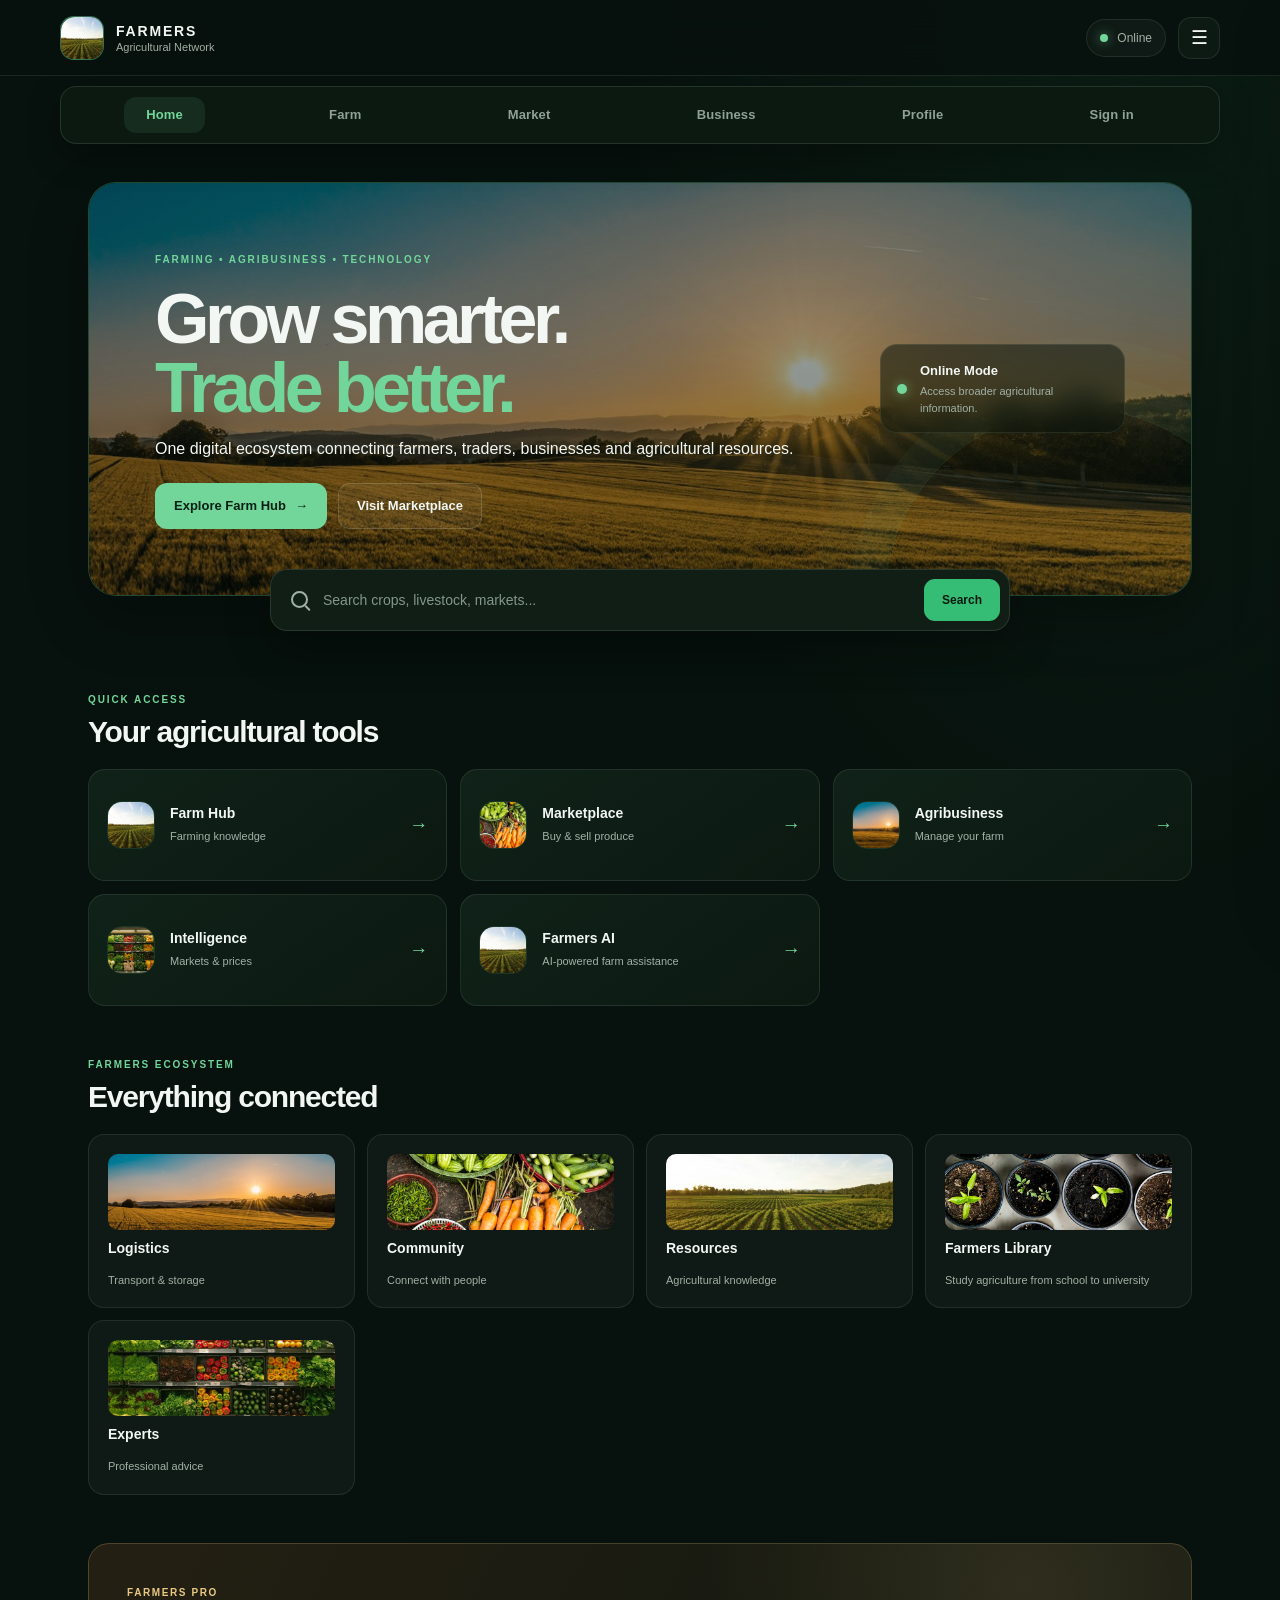
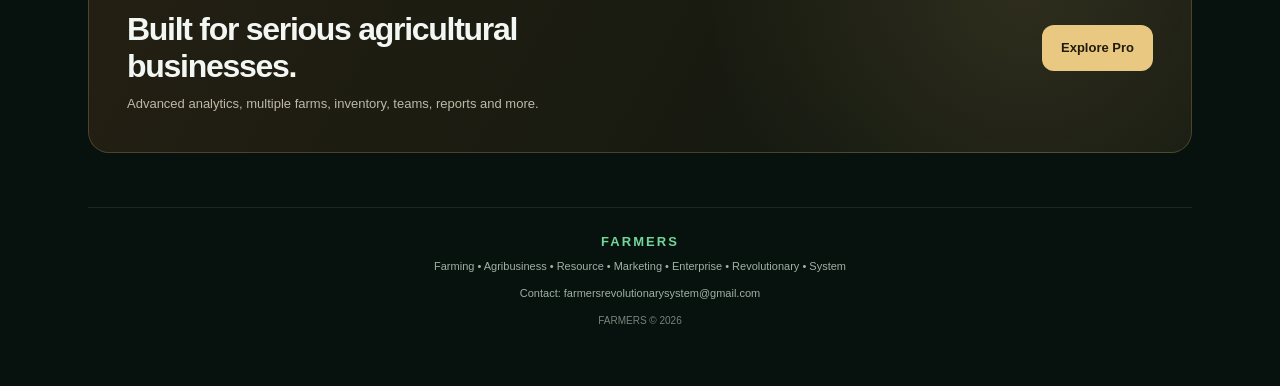
<file: index.html>
<!DOCTYPE html>
<html lang="en">

<head>
    <meta charset="UTF-8">

    <meta
        name="viewport"
        content="width=device-width, initial-scale=1.0"
    >

    <meta
        name="description"
        content="FARMERS - Farming Agribusiness Resource Marketing Enterprise Revolutionary System"
    >

    <title>FARMERS | Agricultural Network</title>

    <link
        rel="stylesheet"
        href="style.css"
    >
</head>

<body>

    <!-- =========================
         TOP BAR
    ========================== -->

    <header class="topbar">

        <a
            href="index.html"
            class="brand"
        >

            <div class="logo">
                <img class="logo-image" src="crop-rows.jpg" alt="FARMERS logo">
            </div>

            <div class="brand-text">

                <strong>FARMERS</strong>

                <span>
                    Agricultural Network
                </span>

            </div>

        </a>


        <div class="top-actions">

            <button
                class="status-btn"
                id="connectionStatus"
            >
                <span class="status-dot"></span>
                <span id="statusText">
                    Online
                </span>
            </button>

            <button
                class="menu-btn"
                id="menuBtn"
                aria-label="Open menu"
            >
                ☰
            </button>

        </div>

    </header>

    <nav class="primary-nav" aria-label="Primary navigation">

        <a
            href="index.html"
            class="primary-nav-item active"
            aria-current="page"
        >
            <span>Home</span>
        </a>

        <a
            href="farm-hub.html"
            class="primary-nav-item"
        >
            <span>Farm</span>
        </a>

        <a
            href="marketplace.html"
            class="primary-nav-item"
        >
            <span>Market</span>
        </a>

        <a
            href="agribusiness.html"
            class="primary-nav-item"
        >
            <span>Business</span>
        </a>

        <a
            href="profile.html"
            class="primary-nav-item"
        >
            <span>Profile</span>
        </a>

        <a
            href="auth.html?return=profile.html"
            class="primary-nav-item"
        >
            <span>Sign in</span>
        </a>

    </nav>


    <!-- =========================
         SIDE MENU
    ========================== -->

    <aside
        class="side-menu"
        id="sideMenu"
    >

        <div class="menu-header">

            <div class="logo small">
                F
            </div>

            <div>

                <strong>
                    FARMERS
                </strong>

                <small>
                    Navigation
                </small>

            </div>

            <button
                id="closeMenu"
                class="close-btn"
            >
                ×
            </button>

        </div>


        <nav>

            <a
                href="index.html"
                class="menu-link active"
                >
                    <span>Dashboard</span>
                </a>

            <a
                href="farm-hub.html"
                class="menu-link"
            >
                <span>Farm Hub</span>
            </a>

            <a
                href="marketplace.html"
                class="menu-link"
            >
                <span>Marketplace</span>
            </a>

            <a
                href="agribusiness.html"
                class="menu-link"
            >
                <span>Agribusiness</span>
            </a>

            <a
                href="market-intelligence.html"
                class="menu-link"
            >
                <span>Market Intelligence</span>
            </a>

            <a
                href="logistics.html"
                class="menu-link"
            >
                <span>Logistics</span>
            </a>

            <a
                href="community.html"
                class="menu-link"
            >
                <span>Community</span>
            </a>

            <a
                href="resources.html"
                class="menu-link"
            >
                <span>Resources</span>
            </a>

            <a
                href="farmers-library.html"
                class="menu-link"
            >
                <span>Farmers Library</span>
            </a>

            <a
                href="experts.html"
                class="menu-link"
            >
                <span>Experts</span>
            </a>

            <div class="menu-divider"></div>

            <a
                href="farmers-ai.html"
                class="menu-link"
            >
                <span>Farmers AI</span>
            </a>

            <a
                href="subscription.html"
                class="menu-link premium-link"
            >
                <span>FARMERS PRO</span>
            </a>

            <a
                href="profile.html"
                class="menu-link"
            >
                <span>Profile</span>
            </a>

        </nav>

    </aside>


    <!-- =========================
         OVERLAY
    ========================== -->

    <div
        class="overlay"
        id="overlay"
    ></div>


    <!-- =========================
         MAIN
    ========================== -->

    <main class="dashboard">


        <!-- WELCOME -->

        <section class="welcome">

            <img
                class="welcome-photo"
                src="hero-field.jpg"
                alt="Golden sunlight falling over a wide farm field"
            >

            <div>

                <span class="eyebrow">
                    FARMING • AGRIBUSINESS • TECHNOLOGY
                </span>

                <h1>
                    Grow smarter.
                    <span>Trade better.</span>
                </h1>

                <p>
                    One digital ecosystem connecting
                    farmers, traders, businesses and
                    agricultural resources.
                </p>

                <div class="welcome-actions">
                    <a class="primary-link" href="farm-hub.html">Explore Farm Hub <span aria-hidden="true">→</span></a>
                    <a class="secondary-link" href="marketplace.html">Visit Marketplace</a>
                </div>

            </div>


            <div class="connection-card">

                <span class="connection-icon" aria-hidden="true"></span>

                <div>

                    <strong id="modeTitle">
                        Online Mode
                    </strong>

                    <p id="modeDescription">
                        Access broader agricultural
                        information.
                    </p>

                </div>

            </div>

        </section>


        <!-- SEARCH -->

        <section class="search-section">

            <div class="search-box">

                <span class="search-icon" aria-hidden="true"></span>

                <input
                    type="search"
                    id="globalSearch"
                    placeholder="Search crops, livestock, markets..."
                >

                <button id="searchButton">
                    Search
                </button>

            </div>

            <div
                id="searchResults"
                class="search-results"
            ></div>

        </section>


        <!-- QUICK ACCESS -->

        <section>

            <div class="section-heading">

                <div>

                    <span>
                        QUICK ACCESS
                    </span>

                    <h2>
                        Your agricultural tools
                    </h2>

                </div>

            </div>


            <div class="tool-grid">


                <a
                    href="farm-hub.html"
                    class="tool-card"
                >

                    <img class="tool-icon" src="crop-rows.jpg" alt="" loading="lazy" decoding="async">

                    <div>

                        <strong>
                            Farm Hub
                        </strong>

                        <p>
                            Farming knowledge
                        </p>

                    </div>

                    <span class="arrow">
                        →
                    </span>

                </a>


                <a
                    href="marketplace.html"
                    class="tool-card"
                >

                    <img class="tool-icon" src="market-produce.jpg" alt="" loading="lazy" decoding="async">

                    <div>

                        <strong>
                            Marketplace
                        </strong>

                        <p>
                            Buy & sell produce
                        </p>

                    </div>

                    <span class="arrow">
                        →
                    </span>

                </a>


                <a
                    href="agribusiness.html"
                    class="tool-card"
                >

                    <img class="tool-icon" src="sunset-field.jpg" alt="" loading="lazy" decoding="async">

                    <div>

                        <strong>
                            Agribusiness
                        </strong>

                        <p>
                            Manage your farm
                        </p>

                    </div>

                    <span class="arrow">
                        →
                    </span>

                </a>


                <a
                    href="market-intelligence.html"
                    class="tool-card"
                >

                    <img class="tool-icon" src="fresh-produce.jpg" alt="" loading="lazy" decoding="async">

                    <div>

                        <strong>
                            Intelligence
                        </strong>

                        <p>
                            Markets & prices
                        </p>

                    </div>

                    <span class="arrow">
                        →
                    </span>

                </a>

                <a
                    href="farmers-ai.html"
                    class="tool-card"
                >

                    <img class="tool-icon" src="crop-rows.jpg" alt="" loading="lazy" decoding="async">

                    <div>

                        <strong>
                            Farmers AI
                        </strong>

                        <p>
                            AI-powered farm assistance
                        </p>

                    </div>

                    <span class="arrow">
                        →
                    </span>

                </a>

            </div>

        </section>


        <!-- ECOSYSTEM -->

        <section class="ecosystem">

            <div class="section-heading">

                <div>

                    <span>
                        FARMERS ECOSYSTEM
                    </span>

                    <h2>
                        Everything connected
                    </h2>

                </div>

            </div>


            <div class="ecosystem-grid">


                <a
                    href="logistics.html"
                    class="eco-card"
                >

                    <img class="eco-image" src="sunset-field.jpg" alt="" loading="lazy" decoding="async">

                    <strong>
                        Logistics
                    </strong>

                    <p>
                        Transport & storage
                    </p>

                </a>


                <a
                    href="community.html"
                    class="eco-card"
                >

                    <img class="eco-image" src="market-produce.jpg" alt="" loading="lazy" decoding="async">

                    <strong>
                        Community
                    </strong>

                    <p>
                        Connect with people
                    </p>

                </a>


                <a
                    href="resources.html"
                    class="eco-card"
                >

                    <img class="eco-image" src="crop-rows.jpg" alt="" loading="lazy" decoding="async">

                    <strong>
                        Resources
                    </strong>

                    <p>
                        Agricultural knowledge
                    </p>

                </a>

                <a
                    href="farmers-library.html"
                    class="eco-card"
                >

                    <img class="eco-image" src="seedlings.jpg" alt="" loading="lazy" decoding="async">

                    <strong>
                        Farmers Library
                    </strong>

                    <p>
                        Study agriculture from school to university
                    </p>

                </a>


                <a
                    href="experts.html"
                    class="eco-card"
                >

                    <img class="eco-image" src="fresh-produce.jpg" alt="" loading="lazy" decoding="async">

                    <strong>
                        Experts
                    </strong>

                    <p>
                        Professional advice
                    </p>

                </a>

            </div>

        </section>


        <!-- PREMIUM -->

        <section class="premium-banner">

            <div>

                <span class="premium-label">
                    FARMERS PRO
                </span>

                <h2>
                    Built for serious
                    agricultural businesses.
                </h2>

                <p>
                    Advanced analytics, multiple farms,
                    inventory, teams, reports and more.
                </p>

            </div>

            <a
                href="subscription.html"
                class="premium-button"
            >
                Explore Pro
            </a>

        </section>


        <!-- FOOTER -->

        <footer>

            <strong>
                FARMERS
            </strong>

            <p>
                Farming • Agribusiness • Resource
                • Marketing • Enterprise
                • Revolutionary • System
            </p>

            <p>
                Contact:
                <a href="mailto:farmersrevolutionarysystem@gmail.com">
                    farmersrevolutionarysystem@gmail.com
                </a>
            </p>

            <small>
                FARMERS © 2026
            </small>

        </footer>

    </main>


    <script src="app.js"></script>
    <script src="plan-access.js"></script>

</body>

</html>
</file>
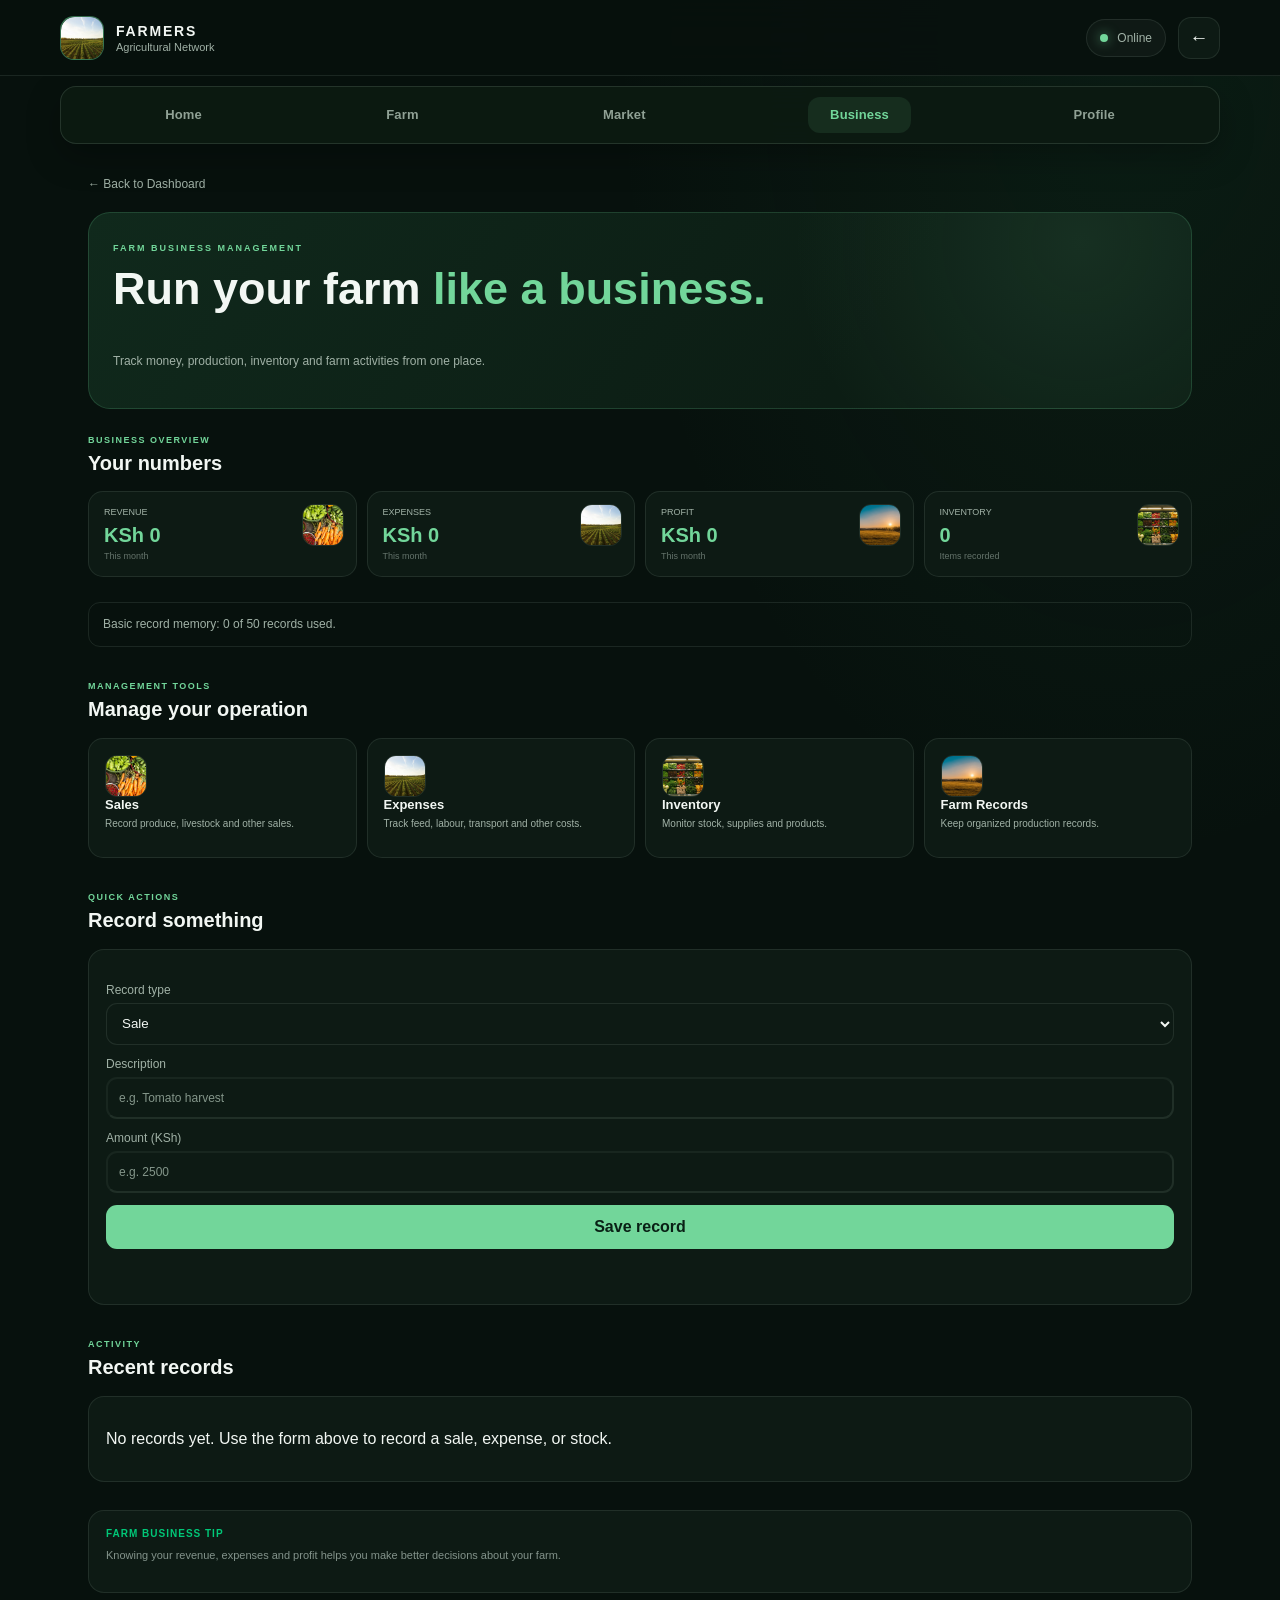
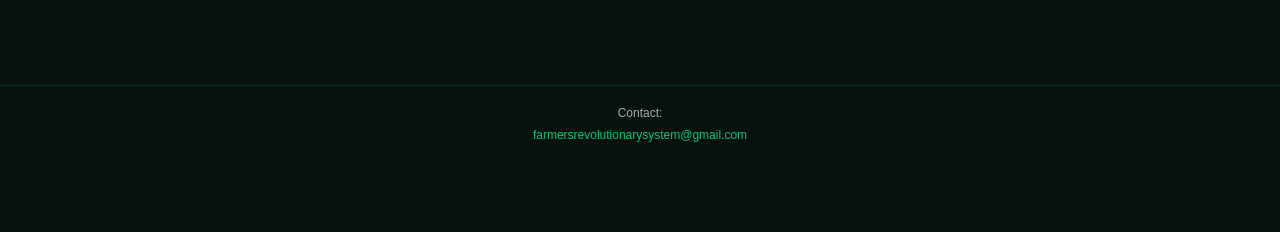
<file: agribusiness.html>
<!DOCTYPE html>
<html lang="en">

<head>

<meta charset="UTF-8">

<meta
    name="viewport"
    content="width=device-width, initial-scale=1.0"
>

<title>Agribusiness | FARMERS</title>

<style>

/* =========================
   AGRIBUSINESS PAGE
========================= */

.business-page {

    width: min(950px,100%);

    margin: auto;

    padding: 25px 17px 100px;
}


.business-back {

    margin-bottom: 20px;
}


.business-back a {

    color: var(--muted);

    font-size: 12px;
}


/* HERO */

.business-hero {

    padding: 24px;

    border-radius: 20px;

    background:
        linear-gradient(
            135deg,
            rgba(0,200,120,.14),
            rgba(0,0,0,.08)
        );

    border:
        1px solid
        rgba(0,255,156,.22);

    margin-bottom: 20px;
}


.business-label {

    color: var(--emerald);

    font-size: 9px;

    letter-spacing: 2px;

    font-weight: bold;
}


.business-hero h1 {

    font-size:
        clamp(28px,8vw,45px);

    margin-top: 8px;
}


.business-hero h1 span {

    color: var(--emerald);
}


.business-hero p {

    color: var(--muted);

    font-size: 12px;

    line-height: 1.6;

    margin-top: 9px;
}


/* OVERVIEW */

.overview-grid {

    display: grid;

    grid-template-columns:
        repeat(2,1fr);

    gap: 10px;

    margin-bottom: 25px;
}


.stat-card {

    background: var(--card);

    border:
        1px solid
        var(--border);

    border-radius: 15px;

    padding: 15px;

    position: relative;
}


.stat-card span {

    color: var(--muted);

    font-size: 9px;

    display: block;
}


.stat-card strong {

    display: block;

    color: var(--emerald);

    font-size: 20px;

    margin-top: 7px;
}


.stat-card small {

    color: #64736b;

    font-size: 9px;

    display: block;

    margin-top: 4px;
}


.stat-icon {

    position: absolute;

    right: 12px;

    top: 12px;

    font-size: 20px;
}


/* SECTION */

.business-section {

    margin-top: 28px;
}


.business-heading {

    margin-bottom: 13px;
}


.business-heading span {

    color: var(--emerald);

    font-size: 9px;

    letter-spacing: 1.5px;

    font-weight: bold;
}


.business-heading h2 {

    font-size: 20px;

    margin-top: 5px;
}


/* TOOLS */

.business-tools {

    display: grid;

    grid-template-columns:
        repeat(2,1fr);

    gap: 10px;
}


.business-tool {

    background: var(--card);

    border:
        1px solid
        var(--border);

    border-radius: 15px;

    padding: 16px;

    cursor: pointer;

    transition: .2s;
}


.business-tool:hover {

    transform:
        translateY(-2px);

    border-color:
        rgba(0,255,156,.4);
}


.business-tool-icon {

    font-size: 24px;

    margin-bottom: 10px;
}


.business-tool strong {

    display: block;

    font-size: 13px;
}


.business-tool p {

    color: var(--muted);

    font-size: 10px;

    line-height: 1.4;

    margin-top: 5px;
}


/* QUICK TRANSACTION */

.transaction-box {

    background: var(--card);

    border:
        1px solid
        var(--border);

    border-radius: 16px;

    padding: 17px;
}


.business-record-form {

    display: grid;

    gap: 12px;

    margin-top: 16px;
}

.business-record-form label {

    display: grid;

    gap: 6px;

    color: var(--muted);

    font-size: 12px;
}

.business-record-form input,
.business-record-form select {

    width: 100%;

    min-height: 42px;

    padding: 9px 11px;
}

.business-submit {

    min-height: 44px;

    padding: 10px 14px;

    border: 0;

    background: var(--green);

    color: #092015;

    font-weight: 700;

    cursor: pointer;
}

.business-message {

    min-height: 1.4em;

    margin-top: 10px;

    color: var(--muted);

    font-size: 12px;
}

.business-message[data-state="error"] {

    color: #ff9c91;
}

.memory-status {

    margin-top: 14px;

    padding: 12px 14px;

    border: 1px solid var(--line);

    border-radius: 12px;

    color: var(--muted);

    font-size: 12px;

    line-height: 1.6;
}

.memory-status a {

    color: var(--green);

    font-weight: 700;
}

.enterprise-tool {

    width: 100%;

    margin-top: 10px;

    padding: 10px;

    border: 1px solid var(--line);

    border-radius: 9px;

    background: transparent;

    color: var(--green);

    cursor: pointer;
}

.activity-entry {

    padding: 12px 0;

    border-bottom: 1px solid var(--line);

    font-size: 12px;
}

.activity-entry:last-child {

    border-bottom: 0;
}

.activity-entry strong {

    color: var(--green);
}

.activity-entry p {

    margin: 4px 0;

    color: var(--text);
}

.activity-entry time {

    color: var(--muted);

    font-size: 11px;
}

.business-tool {

    width: 100%;

    color: var(--text);

    font: inherit;

    text-align: left;
}


/* RESPONSIVE */

@media (min-width:700px) {

    .overview-grid {

        grid-template-columns:
            repeat(4,1fr);
    }


    .business-tools {

        grid-template-columns:
            repeat(4,1fr);
    }

}

</style>

<link rel="stylesheet" href="style.css">

</head>


<body>


<!-- TOP BAR -->

<header class="topbar">

<a
    href="index.html"
    class="brand"
>

<div class="logo">
    <img class="logo-image" src="crop-rows.jpg" alt="FARMERS logo">
</div>

<div class="brand-text">

<strong>
    FARMERS
</strong>

<span>
    Agricultural Network
</span>

</div>

</a>


<div class="top-actions">

<span class="status-btn">

<span class="status-dot"></span>

<span id="statusText">
    Online
</span>

</span>


<a
    href="index.html"
    class="menu-btn"
    style="
        display:flex;
        align-items:center;
        justify-content:center;
    "
>
    ←
</a>

</div>

</header>

<nav class="primary-nav" aria-label="Primary navigation">
    <a href="index.html" class="primary-nav-item"><span>Home</span></a>
    <a href="farm-hub.html" class="primary-nav-item"><span>Farm</span></a>
    <a href="marketplace.html" class="primary-nav-item"><span>Market</span></a>
    <a href="agribusiness.html" class="primary-nav-item active" aria-current="page"><span>Business</span></a>
    <a href="profile.html" class="primary-nav-item"><span>Profile</span></a>
</nav>

<main class="business-page">


<div class="business-back">

<a href="index.html">
    ← Back to Dashboard
</a>

</div>


<!-- HERO -->

<section class="business-hero">

<span class="business-label">
    FARM BUSINESS MANAGEMENT
</span>

<h1>

Run your farm
<span>
    like a business.
</span>

</h1>

<p>

Track money, production,
inventory and farm activities
from one place.

</p>

</section>


<!-- OVERVIEW -->

<section>

<div class="business-heading">

<span>
    BUSINESS OVERVIEW
</span>

<h2>
    Your numbers
</h2>

</div>


<div class="overview-grid">


<div class="stat-card">

<span>
    REVENUE
</span>

<strong id="revenue">
    KSh 0
</strong>

<small>
    This month
</small>

<div class="stat-icon">
    <img src="market-produce.jpg" alt="" loading="lazy">
</div>

</div>


<div class="stat-card">

<span>
    EXPENSES
</span>

<strong id="expenses">
    KSh 0
</strong>

<small>
    This month
</small>

<div class="stat-icon">
    <img src="crop-rows.jpg" alt="" loading="lazy">
</div>

</div>


<div class="stat-card">

<span>
    PROFIT
</span>

<strong id="profit">
    KSh 0
</strong>

<small>
    This month
</small>

<div class="stat-icon">
    <img src="sunset-field.jpg" alt="" loading="lazy">
</div>

</div>


<div class="stat-card">

<span>
    INVENTORY
</span>

<strong id="inventory">
    0
</strong>

<small>
    Items recorded
</small>

<div class="stat-icon">
    <img src="fresh-produce.jpg" alt="" loading="lazy">
</div>

</div>


</div>

<p class="memory-status" id="memoryStatus" role="status"></p>

</section>
<!-- BUSINESS TOOLS -->

<section class="business-section">

<div class="business-heading">

<span>
    MANAGEMENT TOOLS
</span>

<h2>
    Manage your operation
</h2>

</div>


<div class="business-tools">

    <button class="business-tool" type="button" data-action="sale">
        <span class="business-tool-icon">
            <img src="market-produce.jpg" alt="" loading="lazy">
        </span>
        <strong>Sales</strong>
        <p>Record produce, livestock and other sales.</p>
    </button>

    <button class="business-tool" type="button" data-action="expense">
        <span class="business-tool-icon">
            <img src="crop-rows.jpg" alt="" loading="lazy">
        </span>
        <strong>Expenses</strong>
        <p>Track feed, labour, transport and other costs.</p>
    </button>

    <button class="business-tool" type="button" data-action="stock">
        <span class="business-tool-icon">
            <img src="fresh-produce.jpg" alt="" loading="lazy">
        </span>
        <strong>Inventory</strong>
        <p>Monitor stock, supplies and products.</p>
    </button>

    <button class="business-tool" type="button" data-action="records">
        <span class="business-tool-icon">
            <img src="sunset-field.jpg" alt="" loading="lazy">
        </span>
        <strong>Farm Records</strong>
        <p>Keep organized production records.</p>
    </button>

</div>


</div>

</section>


<!-- QUICK TRANSACTIONS -->

<section class="business-section">

<div class="business-heading">

<span>
    QUICK ACTIONS
</span>

<h2>
    Record something
</h2>

</div>


<div class="transaction-box">

<form class="business-record-form" id="businessRecordForm">
    <label for="recordType">
        Record type
        <select id="recordType" name="type">
            <option value="sale">Sale</option>
            <option value="expense">Expense</option>
            <option value="stock">Stock</option>
        </select>
    </label>
    <label for="recordDescription">
        Description
        <input id="recordDescription" name="description" type="text" maxlength="100" placeholder="e.g. Tomato harvest" required>
    </label>
    <label for="recordAmount">
        <span id="amountLabel">Amount (KSh)</span>
        <input id="recordAmount" name="amount" type="number" min="0.01" step="0.01" inputmode="decimal" required>
    </label>
    <button class="business-submit" type="submit">Save record</button>
</form>
<p class="business-message" id="businessMessage" role="status" aria-live="polite"></p>
<button class="enterprise-tool" id="exportRecords" type="button" hidden>
    Export business records (Enterprise)
</button>

</div>

</section>


<!-- RECENT ACTIVITY -->

<section class="business-section">

<div class="business-heading">

<span>
    ACTIVITY
</span>

<h2>
    Recent records
</h2>

</div>


<div
    id="activityList"
    class="transaction-box"
    aria-live="polite"
>

<p style="
    color:#83938b;
    font-size:11px;
">

No transactions recorded yet.

<br><br>

Use the buttons above to
start recording your farm
business activity.

</p>

</div>

</section>


<!-- BUSINESS TIP -->

<section class="business-section">

<div class="transaction-box">

<div style="
    color:#00c878;
    font-size:10px;
    letter-spacing:1px;
    font-weight:bold;
">

FARM BUSINESS TIP

</div>

<p style="
    color:#83938b;
    font-size:11px;
    line-height:1.6;
    margin-top:8px;
">

Knowing your revenue,
expenses and profit helps
you make better decisions
about your farm.

</p>

</div>

</section>


</main>


<!-- BOTTOM NAV -->

<nav class="bottom-nav">


<a
    href="index.html"
    class="bottom-item"
>

<span>
    ⌂
</span>

<small>
    Home
</small>

</a>


<a
    href="farm-hub.html"
    class="bottom-item"
>

<span>
    Farm
</span>

<small>
    Farm
</small>

</a>


<a
    href="marketplace.html"
    class="bottom-item market"
>

<span>
    Market
</span>

<small>
    Market
</small>

</a>


<a
    href="agribusiness.html"
    class="bottom-item active"
>

<span>
    ▥
</span>

<small>
    Business
</small>

</a>


<a
    href="profile.html"
    class="bottom-item"
>

<span>
    Profile
</span>

<small>
    Profile
</small>

</a>


</nav>
<script src="plan-access.js"></script>
<script>
const storageKey = "farmers-business-records-v1";
const recordForm = document.getElementById("businessRecordForm");
const recordType = document.getElementById("recordType");
const recordDescription = document.getElementById("recordDescription");
const recordAmount = document.getElementById("recordAmount");
const amountLabel = document.getElementById("amountLabel");
const businessMessage = document.getElementById("businessMessage");
const activityList = document.getElementById("activityList");
const memoryStatus = document.getElementById("memoryStatus");
const exportButton = document.getElementById("exportRecords");
const recordLimits = {
    basic: 50,
    premium: 500,
    enterprise: Infinity
};
const formatter = new Intl.NumberFormat("en-KE", {
    maximumFractionDigits: 2
});
const typeLabels = {
    sale: "Sale",
    expense: "Expense",
    stock: "Stock added"
};

let records = [];

function setMessage(message, state = "success") {
    businessMessage.textContent = message;
    businessMessage.dataset.state = state;
}

function isValidRecord(record) {
    return record &&
        ["sale", "expense", "stock"].includes(record.type) &&
        typeof record.description === "string" &&
        Number.isFinite(record.amount) &&
        record.amount > 0 &&
        typeof record.createdAt === "string" &&
        !Number.isNaN(Date.parse(record.createdAt));
}

function loadRecords() {
    const saved = localStorage.getItem(storageKey);
    if (saved === null) {
        return [];
    }

    const parsed = JSON.parse(saved);
    if (!Array.isArray(parsed) || !parsed.every(isValidRecord)) {
        throw new Error("Saved business records are invalid.");
    }
    return parsed;
}

function saveRecords(nextRecords) {
    localStorage.setItem(storageKey, JSON.stringify(nextRecords));
}

function updateDashboard() {
    const thisMonth = new Date();
    const monthRecords = records.filter((record) => {
        const date = new Date(record.createdAt);
        return date.getFullYear() === thisMonth.getFullYear() &&
            date.getMonth() === thisMonth.getMonth();
    });
    const revenue = monthRecords
        .filter((record) => record.type === "sale")
        .reduce((total, record) => total + record.amount, 0);
    const expenses = monthRecords
        .filter((record) => record.type === "expense")
        .reduce((total, record) => total + record.amount, 0);
    const inventory = records
        .filter((record) => record.type === "stock")
        .reduce((total, record) => total + record.amount, 0);

    document.getElementById("revenue").textContent = `KSh ${formatter.format(revenue)}`;
    document.getElementById("expenses").textContent = `KSh ${formatter.format(expenses)}`;
    document.getElementById("profit").textContent = `KSh ${formatter.format(revenue - expenses)}`;
    document.getElementById("inventory").textContent = formatter.format(inventory);
    updateMemoryStatus();
    exportButton.hidden = window.FarmersAccess.getPlan() !== "enterprise";
}

function updateMemoryStatus() {
    const plan = window.FarmersAccess.getPlan();
    const limit = recordLimits[plan];
    memoryStatus.replaceChildren();

    const usage = document.createElement("span");
    usage.textContent = plan === "enterprise"
        ? `Enterprise record memory: ${records.length} records saved (no app record cap).`
        : `${plan === "premium" ? "Premium" : "Basic"} record memory: ${records.length} of ${limit} records used.`;
    memoryStatus.append(usage);

    if (records.length >= limit && Number.isFinite(limit)) {
        const note = document.createElement("span");
        note.textContent = " New records are paused at this plan limit. ";
        const link = document.createElement("a");
        link.href = "subscription.html";
        link.textContent = plan === "basic" ? "Upgrade for more memory." : "Contact us about Enterprise.";
        memoryStatus.append(note, link);
    }
}

function renderActivity() {
    activityList.replaceChildren();
    if (records.length === 0) {
        const emptyMessage = document.createElement("p");
        emptyMessage.className = "activity-empty";
        emptyMessage.textContent = "No records yet. Use the form above to record a sale, expense, or stock.";
        activityList.append(emptyMessage);
        return;
    }

    [...records].reverse().slice(0, 10).forEach((record) => {
        const entry = document.createElement("article");
        entry.className = "activity-entry";

        const title = document.createElement("strong");
        title.textContent = typeLabels[record.type];
        const description = document.createElement("p");
        description.textContent = record.description;
        const details = document.createElement("time");
        details.dateTime = record.createdAt;
        details.textContent = record.type === "stock"
            ? `${formatter.format(record.amount)} items · ${new Date(record.createdAt).toLocaleString()}`
            : `KSh ${formatter.format(record.amount)} · ${new Date(record.createdAt).toLocaleString()}`;

        entry.append(title, description, details);
        activityList.append(entry);
    });
}

function updateAmountField() {
    const isStock = recordType.value === "stock";
    amountLabel.textContent = isStock ? "Quantity to add" : "Amount (KSh)";
    recordAmount.min = isStock ? "1" : "0.01";
    recordAmount.step = isStock ? "1" : "0.01";
    recordAmount.inputMode = isStock ? "numeric" : "decimal";
    recordAmount.placeholder = isStock ? "e.g. 12" : "e.g. 2500";
}

function selectAction(action) {
    if (action === "records") {
        document.getElementById("activityList").scrollIntoView({ behavior: "smooth" });
        return;
    }

    recordType.value = action;
    updateAmountField();
    recordForm.scrollIntoView({ behavior: "smooth", block: "center" });
    recordDescription.focus({ preventScroll: true });
}

document.querySelectorAll(".business-tool").forEach((tool) => {
    tool.addEventListener("click", () => selectAction(tool.dataset.action));
});

recordType.addEventListener("change", updateAmountField);
recordForm.addEventListener("submit", (event) => {
    event.preventDefault();

    const currentPlan = window.FarmersAccess.getPlan();
    const currentLimit = recordLimits[currentPlan];
    if (records.length >= currentLimit) {
        setMessage(`Your ${currentPlan} record memory is full. Upgrade your plan to save more records.`, "error");
        memoryStatus.scrollIntoView({ behavior: "smooth", block: "center" });
        return;
    }

    const amount = Number(recordAmount.value);
    if (!Number.isFinite(amount) || amount <= 0 ||
        (recordType.value === "stock" && !Number.isInteger(amount))) {
        setMessage(recordType.value === "stock"
            ? "Enter a whole number of items greater than zero."
            : "Enter an amount greater than zero.", "error");
        recordAmount.focus();
        return;
    }

    const nextRecord = {
        type: recordType.value,
        description: recordDescription.value.trim(),
        amount,
        createdAt: new Date().toISOString()
    };
    if (!nextRecord.description) {
        setMessage("Add a short description before saving.", "error");
        recordDescription.focus();
        return;
    }

    const nextRecords = [...records, nextRecord];
    try {
        saveRecords(nextRecords);
    } catch (error) {
        setMessage("Could not save this record in this browser. Check available storage and try again.", "error");
        console.error("Unable to save business record.", error);
        return;
    }

    records = nextRecords;
    updateDashboard();
    renderActivity();
    recordForm.reset();
    recordType.value = "sale";
    updateAmountField();
    setMessage("Record saved.");
});

exportButton.addEventListener("click", () => {
    if (window.FarmersAccess.getPlan() !== "enterprise") {
        window.location.href = "subscription.html";
        return;
    }

    const columns = ["Type", "Description", "Amount", "Created At"];
    const rows = records.map((record) => [
        record.type,
        record.description,
        record.amount,
        record.createdAt
    ]);
    const escapeCsv = (value) => `"${String(value).replace(/"/g, '""')}"`;
    const csv = [columns, ...rows]
        .map((row) => row.map(escapeCsv).join(","))
        .join("\r\n");
    const file = new Blob([csv], { type: "text/csv;charset=utf-8" });
    const url = URL.createObjectURL(file);
    const download = document.createElement("a");
    download.href = url;
    download.download = "farmers-business-records.csv";
    download.click();
    window.setTimeout(() => URL.revokeObjectURL(url), 1000);
});

window.addEventListener("online", () => {
    document.getElementById("statusText").textContent = "Online";
});
window.addEventListener("offline", () => {
    document.getElementById("statusText").textContent = "Offline";
});
document.getElementById("statusText").textContent = navigator.onLine ? "Online" : "Offline";
updateAmountField();

try {
    records = loadRecords();
    updateDashboard();
    renderActivity();
} catch (error) {
    setMessage("Saved business records could not be read. Your existing data was not changed.", "error");
    recordForm.querySelectorAll("input, select, button").forEach((field) => {
        field.disabled = true;
    });
    console.error("Unable to load business records.", error);
}

</script>

<footer style="margin:32px auto 0;padding:20px 12px 90px;border-top:1px solid rgba(0,200,120,.18);text-align:center;color:#a0b1a6;font:12px Arial,sans-serif;">
    Contact:
    <a style="color:#00c878;" href="mailto:farmersrevolutionarysystem@gmail.com">farmersrevolutionarysystem@gmail.com</a>
</footer>

</body>

</html>
</file>
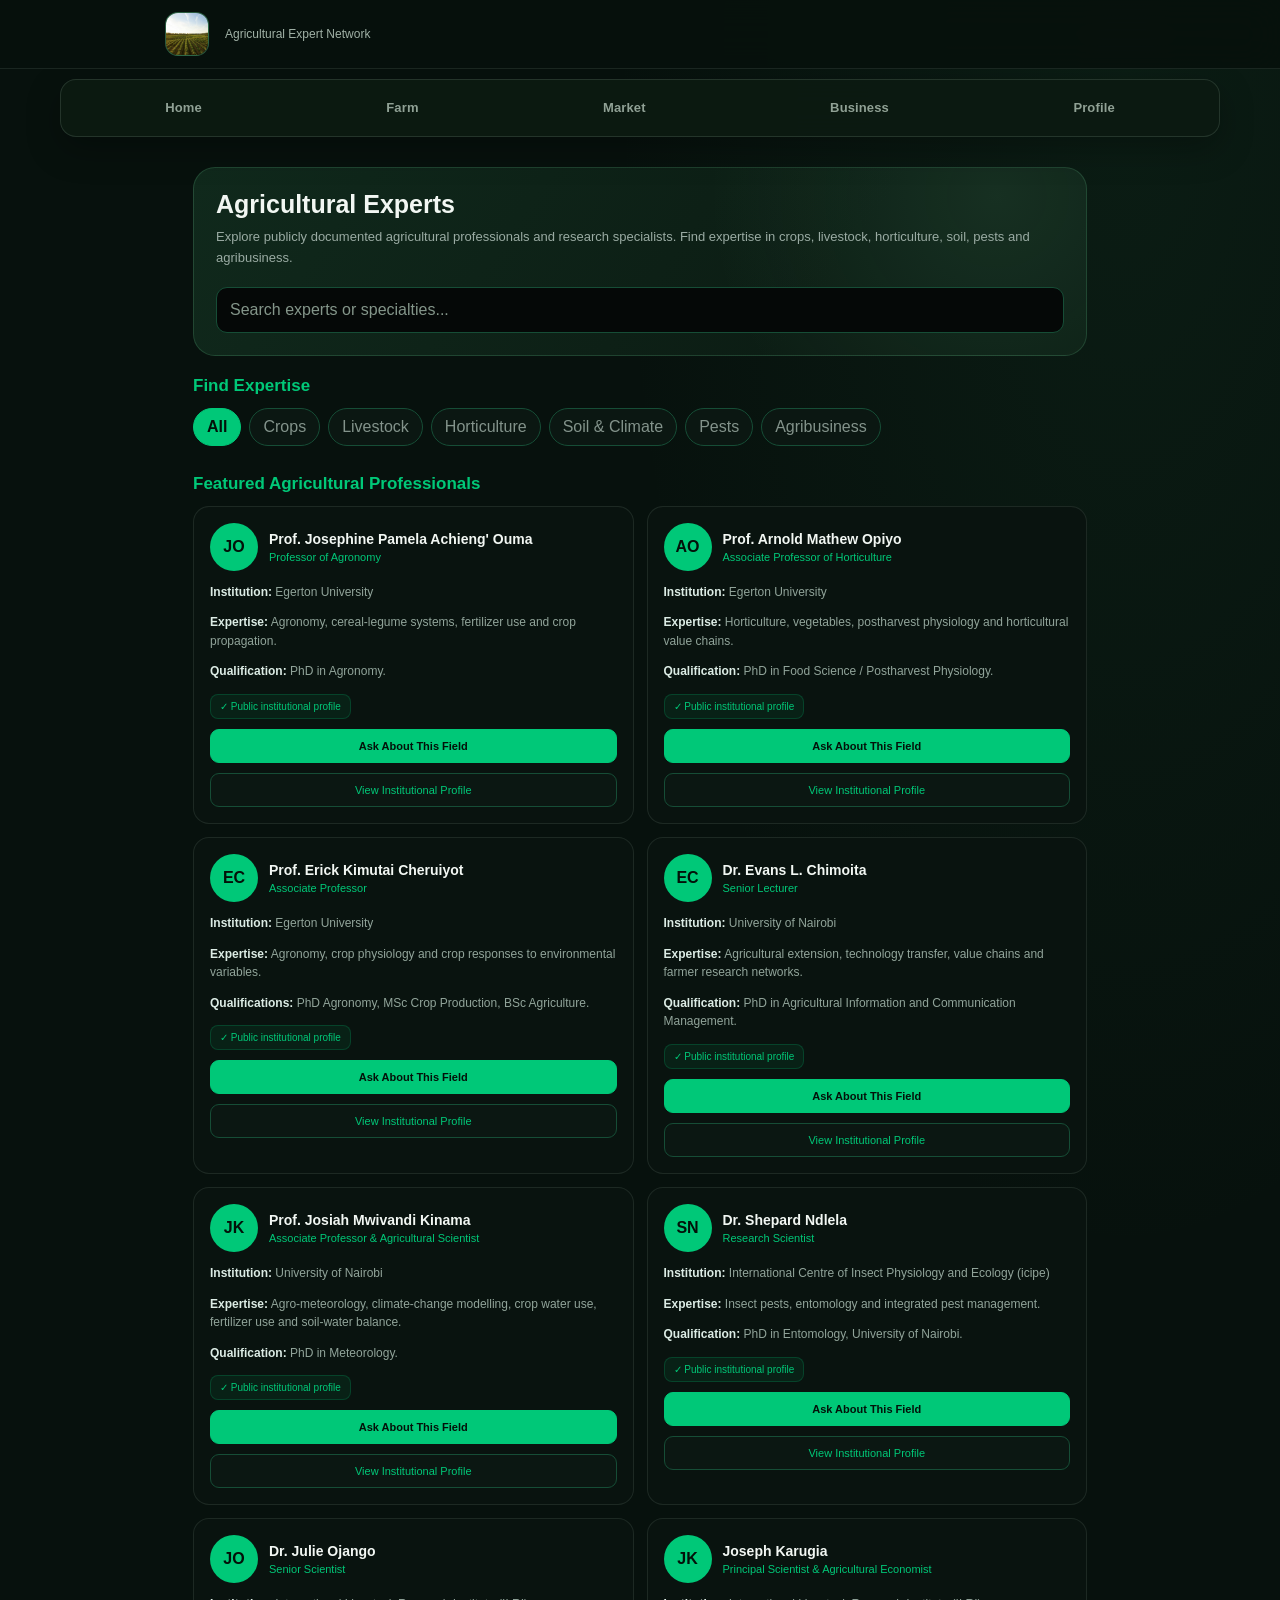
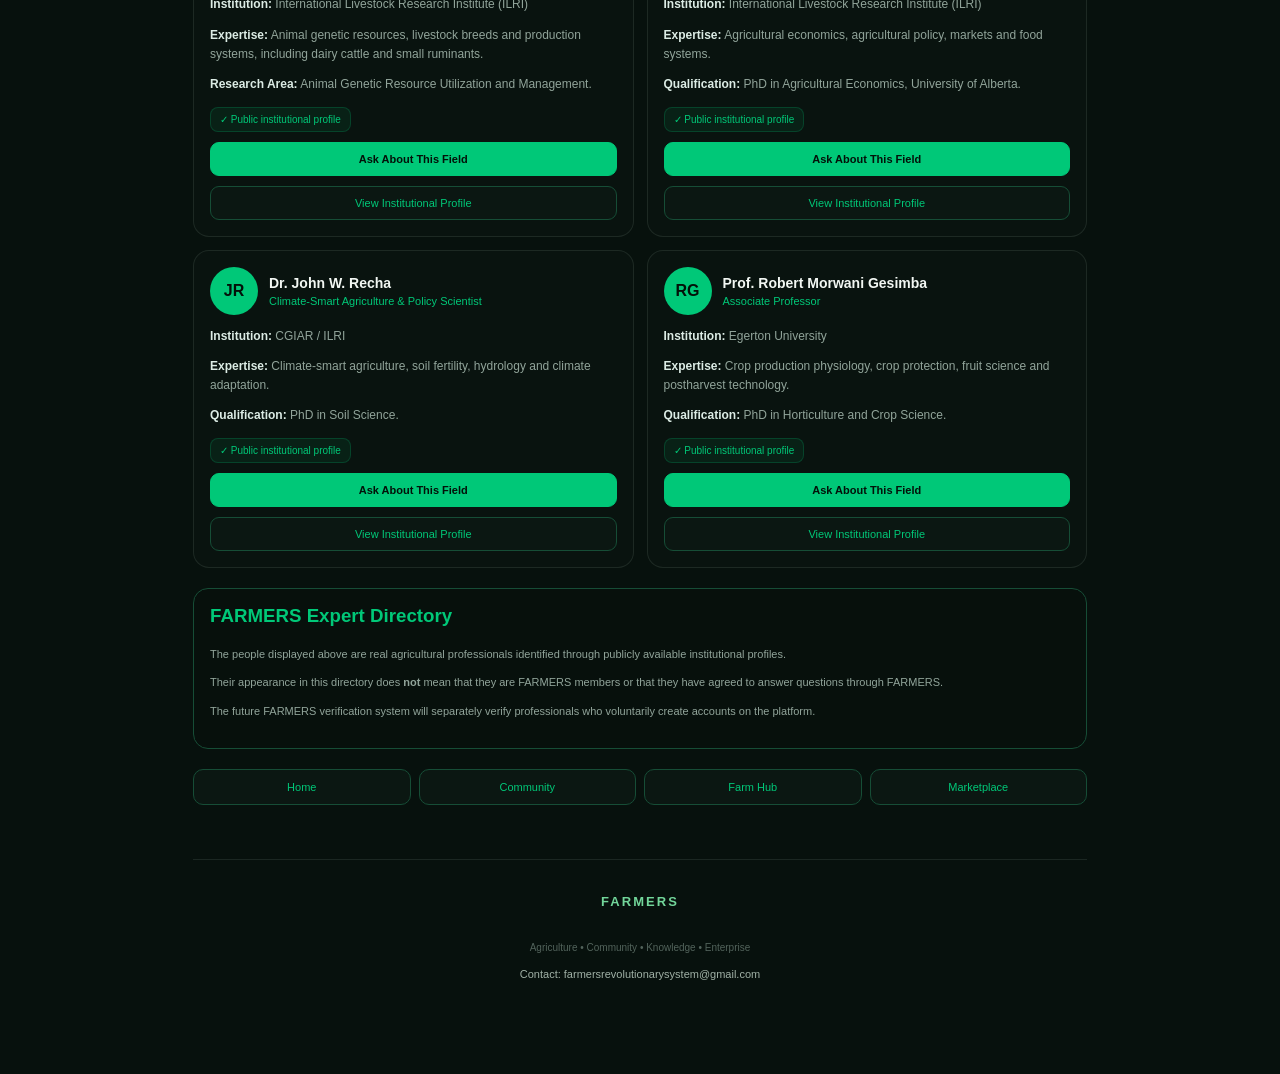
<file: experts.html>
<!DOCTYPE html>
<html lang="en">

<head>

<meta charset="UTF-8">

<meta name="viewport"
content="width=device-width, initial-scale=1.0">

<title>FARMERS - Agricultural Experts</title>

<style>

/* =========================
   FARMERS EXPERTS
   MAIN DESIGN
========================= */

* {
    box-sizing: border-box;
}

body {
    margin: 0;
    background: #050807;
    color: #e8f5ef;
    font-family: Arial, sans-serif;
}

.header {
    background: #07100c;
    border-bottom: 1px solid #123d2b;
    padding: 18px;
}

.header-inner {
    max-width: 950px;
    margin: auto;
}

.logo {
    color: #00c878;
    font-size: 24px;
    font-weight: bold;
}

.subtitle {
    color: #718078;
    font-size: 12px;
    margin-top: 5px;
}

.container {
    max-width: 950px;
    margin: auto;
    padding: 16px;
}

.hero {
    background: linear-gradient(
        135deg,
        #0b2117,
        #07100c
    );

    border: 1px solid #164d36;
    border-radius: 18px;
    padding: 22px;
    margin-bottom: 16px;
}

.hero h1 {
    color: #00c878;
    font-size: 25px;
    margin: 0 0 8px;
}

.hero p {
    color: #9aaba3;
    font-size: 13px;
    line-height: 1.6;
    margin: 0;
}

.search {
    margin-top: 18px;
}

.search input {
    width: 100%;
    padding: 13px;
    border-radius: 11px;
    border: 1px solid #164d36;
    background: #050807;
    color: white;
    outline: none;
}

.search input:focus {
    border-color: #00c878;
}

.section-title {
    color: #00c878;
    font-size: 17px;
    margin: 20px 0 12px;
}

.filters {
    display: flex;
    gap: 8px;
    overflow-x: auto;
    padding-bottom: 8px;
}

.filter {
    flex-shrink: 0;
    padding: 9px 13px;
    border-radius: 20px;
    border: 1px solid #164d36;
    background: #0b1712;
    color: #83938b;
    cursor: pointer;
}

.filter.active {
    background: #00c878;
    color: #031109;
    border-color: #00c878;
    font-weight: bold;
}

.expert-grid {
    display: grid;
    grid-template-columns: repeat(2, 1fr);
    gap: 13px;
}

.expert-card {
    background: #09130f;
    border: 1px solid #123d2b;
    border-radius: 16px;
    padding: 16px;
}

.expert-card:hover {
    border-color: #00c878;
}

.expert-top {
    display: flex;
    align-items: center;
    gap: 11px;
}

.expert-avatar {
    width: 48px;
    height: 48px;
    border-radius: 50%;
    background: #00c878;
    color: #031109;
    display: flex;
    align-items: center;
    justify-content: center;
    font-weight: bold;
    flex-shrink: 0;
}

.expert-name {
    font-size: 14px;
    font-weight: bold;
}

.expert-title {
    color: #00c878;
    font-size: 11px;
    margin-top: 4px;
}

@media (max-width: 650px) {

    .expert-grid {
        grid-template-columns: 1fr;
    }

}

</style>

<link rel="stylesheet" href="style.css">

</head>


<body>

<header class="header">

<div class="header-inner">

<div class="logo">
<a href="index.html" style="display:block;width:44px;height:44px;"><img class="logo-image" src="crop-rows.jpg" alt="FARMERS logo"></a>
</div>

<div class="subtitle">
Agricultural Expert Network
</div>

</div>

</header>

<nav class="primary-nav" aria-label="Primary navigation">
    <a href="index.html" class="primary-nav-item"><span>Home</span></a>
    <a href="farm-hub.html" class="primary-nav-item"><span>Farm</span></a>
    <a href="marketplace.html" class="primary-nav-item"><span>Market</span></a>
    <a href="agribusiness.html" class="primary-nav-item"><span>Business</span></a>
    <a href="profile.html" class="primary-nav-item"><span>Profile</span></a>
</nav>

<main class="container">


<section class="hero">

<h1>
Agricultural Experts
</h1>

<p>
Explore publicly documented agricultural
professionals and research specialists.
Find expertise in crops, livestock,
horticulture, soil, pests and agribusiness.
</p>


<div class="search">

<input
id="expertSearch"
type="search"
placeholder="Search experts or specialties...">

</div>

</section>


<h2 class="section-title">
Find Expertise
</h2>


<div class="filters">

<button
class="filter active"
data-category="all">
All
</button>

<button
class="filter"
data-category="crops">
Crops
</button>

<button
class="filter"
data-category="livestock">
Livestock
</button>

<button
class="filter"
data-category="horticulture">
Horticulture
</button>

<button
class="filter"
data-category="soil">
Soil & Climate
</button>

<button
class="filter"
data-category="pests">
Pests
</button>

<button
class="filter"
data-category="business">
Agribusiness
</button>

</div>


<h2 class="section-title">
Featured Agricultural Professionals
</h2>


<div
id="expertGrid"
class="expert-grid">
    <!-- =========================
     EXPERT 1
========================= -->

<article
class="expert-card"
data-category="crops"
data-search="josephine ouma agronomy crops cereals legumes fertilizer">

<div class="expert-top">

<div class="expert-avatar">
JO
</div>

<div>

<div class="expert-name">
Prof. Josephine Pamela Achieng' Ouma
</div>

<div class="expert-title">
Professor of Agronomy
</div>

</div>

</div>


<p class="expert-info">
<strong>Institution:</strong>
Egerton University
</p>


<p class="expert-info">
<strong>Expertise:</strong>
Agronomy, cereal-legume systems,
fertilizer use and crop propagation.
</p>


<p class="expert-info">
<strong>Qualification:</strong>
PhD in Agronomy.
</p>


<div class="credential-badge">
✓ Public institutional profile
</div>


<button
class="ask-button"
data-expert="Prof. Josephine Pamela Achieng' Ouma">

Ask About This Field

</button>


<button
class="source-button"
data-url="https://profiles.egerton.ac.ke/eprofile/18168">

View Institutional Profile

</button>

</article>


<!-- =========================
     EXPERT 2
========================= -->

<article
class="expert-card"
data-category="horticulture"
data-search="arnold opiyo horticulture vegetables postharvest flowers">

<div class="expert-top">

<div class="expert-avatar">
AO
</div>

<div>

<div class="expert-name">
Prof. Arnold Mathew Opiyo
</div>

<div class="expert-title">
Associate Professor of Horticulture
</div>

</div>

</div>


<p class="expert-info">
<strong>Institution:</strong>
Egerton University
</p>


<p class="expert-info">
<strong>Expertise:</strong>
Horticulture, vegetables,
postharvest physiology and
horticultural value chains.
</p>


<p class="expert-info">
<strong>Qualification:</strong>
PhD in Food Science /
Postharvest Physiology.
</p>


<div class="credential-badge">
✓ Public institutional profile
</div>


<button
class="ask-button"
data-expert="Prof. Arnold Mathew Opiyo">

Ask About This Field

</button>


<button
class="source-button"
data-url="https://profiles.egerton.ac.ke/eprofile/18210">

View Institutional Profile

</button>

</article>


<!-- =========================
     EXPERT 3
========================= -->

<article
class="expert-card"
data-category="crops"
data-search="erick cheruiyot agronomy crop physiology agriculture">

<div class="expert-top">

<div class="expert-avatar">
EC
</div>

<div>

<div class="expert-name">
Prof. Erick Kimutai Cheruiyot
</div>

<div class="expert-title">
Associate Professor
</div>

</div>

</div>


<p class="expert-info">
<strong>Institution:</strong>
Egerton University
</p>


<p class="expert-info">
<strong>Expertise:</strong>
Agronomy, crop physiology and
crop responses to environmental
variables.
</p>


<p class="expert-info">
<strong>Qualifications:</strong>
PhD Agronomy, MSc Crop Production,
BSc Agriculture.
</p>


<div class="credential-badge">
✓ Public institutional profile
</div>


<button
class="ask-button"
data-expert="Prof. Erick Kimutai Cheruiyot">

Ask About This Field

</button>


<button
class="source-button"
data-url="https://profiles.egerton.ac.ke/eprofile/19379">

View Institutional Profile

</button>

</article>


<!-- =========================
     EXPERT 4
========================= -->

<article
class="expert-card"
data-category="business"
data-search="evans chimoita agricultural extension technology transfer value chains farmers">

<div class="expert-top">

<div class="expert-avatar">
EC
</div>

<div>

<div class="expert-name">
Dr. Evans L. Chimoita
</div>

<div class="expert-title">
Senior Lecturer
</div>

</div>

</div>


<p class="expert-info">
<strong>Institution:</strong>
University of Nairobi
</p>


<p class="expert-info">
<strong>Expertise:</strong>
Agricultural extension,
technology transfer, value chains
and farmer research networks.
</p>


<p class="expert-info">
<strong>Qualification:</strong>
PhD in Agricultural Information
and Communication Management.
</p>


<div class="credential-badge">
✓ Public institutional profile
</div>


<button
class="ask-button"
data-expert="Dr. Evans L. Chimoita">

Ask About This Field

</button>


<button
class="source-button"
data-url="https://agrieconomics.uonbi.ac.ke/staff/dr-evans-l-chimoita">

View Institutional Profile

</button>

</article>
<!-- =========================
     EXPERT 5
========================= -->

<article
class="expert-card"
data-category="soil"
data-search="josiah kinama climate soil water fertilizer meteorology">

<div class="expert-top">

<div class="expert-avatar">
JK
</div>

<div>

<div class="expert-name">
Prof. Josiah Mwivandi Kinama
</div>

<div class="expert-title">
Associate Professor & Agricultural Scientist
</div>

</div>

</div>

<p class="expert-info">
<strong>Institution:</strong>
University of Nairobi
</p>

<p class="expert-info">
<strong>Expertise:</strong>
Agro-meteorology, climate-change
modelling, crop water use,
fertilizer use and soil-water balance.
</p>

<p class="expert-info">
<strong>Qualification:</strong>
PhD in Meteorology.
</p>

<div class="credential-badge">
✓ Public institutional profile
</div>

<button
class="ask-button"
data-expert="Prof. Josiah Mwivandi Kinama">
Ask About This Field
</button>

<button
class="source-button"
data-url="https://profiles.uonbi.ac.ke/jkinama">
View Institutional Profile
</button>

</article>


<!-- =========================
     EXPERT 6
========================= -->

<article
class="expert-card"
data-category="pests"
data-search="shepard ndlela insects pests entomology pest management icipe">

<div class="expert-top">

<div class="expert-avatar">
SN
</div>

<div>

<div class="expert-name">
Dr. Shepard Ndlela
</div>

<div class="expert-title">
Research Scientist
</div>

</div>

</div>

<p class="expert-info">
<strong>Institution:</strong>
International Centre of Insect
Physiology and Ecology (icipe)
</p>

<p class="expert-info">
<strong>Expertise:</strong>
Insect pests, entomology and
integrated pest management.
</p>

<p class="expert-info">
<strong>Qualification:</strong>
PhD in Entomology,
University of Nairobi.
</p>

<div class="credential-badge">
✓ Public institutional profile
</div>

<button
class="ask-button"
data-expert="Dr. Shepard Ndlela">
Ask About This Field
</button>

<button
class="source-button"
data-url="https://www.icipe.org/about/staff/shepard-ndlela">
View Institutional Profile
</button>

</article>


<!-- =========================
     EXPERT 7
========================= -->

<article
class="expert-card"
data-category="livestock"
data-search="julie ojango livestock cattle dairy goats animal genetics ilri">

<div class="expert-top">

<div class="expert-avatar">
JO
</div>

<div>

<div class="expert-name">
Dr. Julie Ojango
</div>

<div class="expert-title">
Senior Scientist
</div>

</div>

</div>

<p class="expert-info">
<strong>Institution:</strong>
International Livestock Research
Institute (ILRI)
</p>

<p class="expert-info">
<strong>Expertise:</strong>
Animal genetic resources,
livestock breeds and production
systems, including dairy cattle
and small ruminants.
</p>

<p class="expert-info">
<strong>Research Area:</strong>
Animal Genetic Resource
Utilization and Management.
</p>

<div class="credential-badge">
✓ Public institutional profile
</div>

<button
class="ask-button"
data-expert="Dr. Julie Ojango">
Ask About This Field
</button>

<button
class="source-button"
data-url="https://www.ilri.org/people/julie-ojango">
View Institutional Profile
</button>

</article>


<!-- =========================
     EXPERT 8
========================= -->

<article
class="expert-card"
data-category="business"
data-search="joseph karugia agricultural economics policy markets food systems ilri">

<div class="expert-top">

<div class="expert-avatar">
JK
</div>

<div>

<div class="expert-name">
Joseph Karugia
</div>

<div class="expert-title">
Principal Scientist & Agricultural Economist
</div>

</div>

</div>

<p class="expert-info">
<strong>Institution:</strong>
International Livestock Research
Institute (ILRI)
</p>

<p class="expert-info">
<strong>Expertise:</strong>
Agricultural economics,
agricultural policy, markets
and food systems.
</p>

<p class="expert-info">
<strong>Qualification:</strong>
PhD in Agricultural Economics,
University of Alberta.
</p>

<div class="credential-badge">
✓ Public institutional profile
</div>

<button
class="ask-button"
data-expert="Joseph Karugia">
Ask About This Field
</button>

<button
class="source-button"
data-url="https://www.ilri.org/people/joseph-karugia">
View Institutional Profile
</button>

</article>


<!-- =========================
     EXPERT 9
========================= -->

<article
class="expert-card"
data-category="soil"
data-search="john recha climate smart agriculture soil fertility hydrology">

<div class="expert-top">

<div class="expert-avatar">
JR
</div>

<div>

<div class="expert-name">
Dr. John W. Recha
</div>

<div class="expert-title">
Climate-Smart Agriculture
& Policy Scientist
</div>

</div>

</div>

<p class="expert-info">
<strong>Institution:</strong>
CGIAR / ILRI
</p>

<p class="expert-info">
<strong>Expertise:</strong>
Climate-smart agriculture,
soil fertility, hydrology and
climate adaptation.
</p>

<p class="expert-info">
<strong>Qualification:</strong>
PhD in Soil Science.
</p>

<div class="credential-badge">
✓ Public institutional profile
</div>

<button
class="ask-button"
data-expert="Dr. John W. Recha">
Ask About This Field
</button>

<button
class="source-button"
data-url="https://ccafs.cgiar.org/people/john-w-recha">
View Institutional Profile
</button>

</article>


<!-- =========================
     EXPERT 10
========================= -->

<article
class="expert-card"
data-category="horticulture"
data-search="robert gesimba horticulture crop protection fruit postharvest egerton">

<div class="expert-top">

<div class="expert-avatar">
RG
</div>

<div>

<div class="expert-name">
Prof. Robert Morwani Gesimba
</div>

<div class="expert-title">
Associate Professor
</div>

</div>

</div>

<p class="expert-info">
<strong>Institution:</strong>
Egerton University
</p>

<p class="expert-info">
<strong>Expertise:</strong>
Crop production physiology,
crop protection, fruit science
and postharvest technology.
</p>

<p class="expert-info">
<strong>Qualification:</strong>
PhD in Horticulture and
Crop Science.
</p>

<div class="credential-badge">
✓ Public institutional profile
</div>

<button
class="ask-button"
data-expert="Prof. Robert Morwani Gesimba">
Ask About This Field
</button>

<button
class="source-button"
data-url="https://profiles.egerton.ac.ke/eprofile/18253">
View Institutional Profile
</button>

</article>


</div>


<!-- =========================
     EXPERT CARD STYLES
========================= -->

<style>

.expert-info {
    color: #91a49a;
    font-size: 12px;
    line-height: 1.55;
    margin: 12px 0 0;
}

.expert-info strong {
    color: #dcece5;
}

.credential-badge {
    display: inline-block;
    margin-top: 13px;
    padding: 6px 9px;
    border-radius: 8px;
    background: rgba(0,200,120,.08);
    border: 1px solid rgba(0,200,120,.2);
    color: #00c878;
    font-size: 10px;
}

.ask-button,
.source-button {
    width: 100%;
    margin-top: 10px;
    padding: 10px;
    border-radius: 9px;
    cursor: pointer;
    font-size: 11px;
}

.ask-button {
    background: #00c878;
    color: #031109;
    border: 1px solid #00c878;
    font-weight: bold;
}

.source-button {
    background: #0b1712;
    color: #00c878;
    border: 1px solid #164d36;
}

.ask-button:hover {
    background: #18e28e;
}

.source-button:hover {
    border-color: #00c878;
}

</style>
<!-- =========================
     EXPERT QUESTIONS
========================= -->

<section
id="questionPanel"
style="display:none;">

<div class="question-box">

<h2>
Ask About Agriculture
</h2>

<p id="selectedExpert">
</p>

<textarea
id="expertQuestion"
placeholder="Describe your farming question clearly..."
></textarea>

<div class="question-buttons">

<button
id="cancelQuestion"
class="cancel-button">
Cancel
</button>

<button
id="sendQuestion"
class="ask-button">
Send Question
</button>

</div>

<p
id="questionMessage">
</p>

</div>

</section>


<!-- =========================
     IMPORTANT NOTICE
========================= -->

<section class="notice">

<h3>
FARMERS Expert Directory
</h3>

<p>
The people displayed above are real
agricultural professionals identified
through publicly available institutional
profiles.
</p>

<p>
Their appearance in this directory does
<strong>not</strong> mean that they are
FARMERS members or that they have agreed
to answer questions through FARMERS.
</p>

<p>
The future FARMERS verification system
will separately verify professionals who
voluntarily create accounts on the platform.
</p>

</section>


<!-- =========================
     NAVIGATION
========================= -->

<div class="navigation">

<button onclick="location.href='index.html'">
Home
</button>

<button onclick="location.href='community.html'">
Community
</button>

<button onclick="location.href='farm-hub.html'">
Farm Hub
</button>

<button onclick="location.href='marketplace.html'">
Marketplace
</button>

</div>


<footer>

<strong>
FARMERS
</strong>

<br>

Agriculture • Community • Knowledge • Enterprise

<p>
Contact:
<a href="mailto:farmersrevolutionarysystem@gmail.com">
farmersrevolutionarysystem@gmail.com
</a>
</p>

</footer>


<script>

/* =========================
   SEARCH
========================= */

const searchInput =
    document.getElementById(
        "expertSearch"
    );


const cards =
    document.querySelectorAll(
        ".expert-card"
    );


function filterExperts() {

    const search =
        searchInput.value
            .toLowerCase()
            .trim();


    const activeFilter =
        document.querySelector(
            ".filter.active"
        );


    const category =
        activeFilter
        ? activeFilter.dataset.category
        : "all";


    cards.forEach(
        function(card) {

            const text =
                card.dataset.search
                    .toLowerCase();


            const cardCategory =
                card.dataset.category;


            const searchMatch =
                text.includes(search);


            const categoryMatch =
                category === "all" ||
                cardCategory === category;


            if (
                searchMatch &&
                categoryMatch
            ) {

                card.style.display =
                    "";

            } else {

                card.style.display =
                    "none";

            }

        }
    );

}


searchInput.addEventListener(
    "input",
    filterExperts
);


/* =========================
   CATEGORY FILTERS
========================= */

document
    .querySelectorAll(".filter")
    .forEach(
        function(filter) {

            filter.addEventListener(
                "click",
                function() {

                    document
                        .querySelectorAll(
                            ".filter"
                        )
                        .forEach(
                            function(button) {

                                button.classList
                                    .remove(
                                        "active"
                                    );

                            }
                        );


                    filter.classList
                        .add("active");


                    filterExperts();

                }
            );

        }
    );


/* =========================
   ASK EXPERT
========================= */

let currentExpert = "";


document
    .querySelectorAll(".ask-button")
    .forEach(
        function(button) {

            button.addEventListener(
                "click",
                function() {

                    currentExpert =
                        button.dataset.expert;


                    document
                        .getElementById(
                            "selectedExpert"
                        )
                        .textContent =
                        "Question for " +
                        currentExpert;


                    document
                        .getElementById(
                            "questionPanel"
                        )
                        .style.display =
                        "block";


                    document
                        .getElementById(
                            "expertQuestion"
                        )
                        .focus();

                }
            );

        }
    );


/* =========================
   CANCEL
========================= */

document
    .getElementById(
        "cancelQuestion"
    )
    .addEventListener(
        "click",
        function() {

            document
                .getElementById(
                    "questionPanel"
                )
                .style.display =
                "none";


            document
                .getElementById(
                    "expertQuestion"
                )
                .value = "";


            document
                .getElementById(
                    "questionMessage"
                )
                .textContent = "";

        }
    );


/* =========================
   SEND QUESTION
========================= */

document
    .getElementById(
        "sendQuestion"
    )
    .addEventListener(
        "click",
        function() {

            const question =
                document
                    .getElementById(
                        "expertQuestion"
                    )
                    .value
                    .trim();


            const message =
                document
                    .getElementById(
                        "questionMessage"
                    );


            if (!question) {

                message.textContent =
                    "Please write a question.";

                return;

            }


            if (question.length < 10) {

                message.textContent =
                    "Please provide more detail.";

                return;

            }


            const savedQuestions =
                JSON.parse(
                    localStorage.getItem(
                        "farmersExpertQuestions"
                    )
                ) || [];


            savedQuestions.push({

                expert:
                    currentExpert,

                question:
                    question,

                date:
                    new Date()
                        .toLocaleString(),

                status:
                    "Pending"

            });


            localStorage.setItem(
                "farmersExpertQuestions",
                JSON.stringify(
                    savedQuestions
                )
            );


            message.textContent =
                "✓ Your question has been saved.";


            document
                .getElementById(
                    "expertQuestion"
                )
                .value = "";

        }
    );


/* =========================
   CREDENTIAL BUTTONS
========================= */

document
    .querySelectorAll(".source-button")
    .forEach(
        function(button) {

            button.addEventListener(
                "click",
                function() {

                    const url =
                        button.dataset.url;


                    window.open(
                        url,
                        "_blank"
                    );

                }
            );

        }
    );


console.log(
    "FARMERS Experts loaded successfully."
);

</script>


<style>

/* =========================
   QUESTION PANEL
========================= */

.question-box {
    margin-top: 20px;
    padding: 18px;
    background: #09130f;
    border: 1px solid #164d36;
    border-radius: 16px;
}

.question-box h2 {
    color: #00c878;
    margin-top: 0;
}

.question-box p {
    color: #91a49a;
    font-size: 12px;
    line-height: 1.5;
}

.question-box textarea {
    width: 100%;
    min-height: 120px;
    margin-top: 12px;
    padding: 12px;
    background: #050807;
    color: white;
    border: 1px solid #164d36;
    border-radius: 10px;
    resize: vertical;
    outline: none;
}

.question-box textarea:focus {
    border-color: #00c878;
}

.question-buttons {
    display: flex;
    gap: 8px;
}

.question-buttons button {
    flex: 1;
}

.cancel-button {
    margin-top: 10px;
    padding: 10px;
    border-radius: 9px;
    cursor: pointer;
    background: #0b1712;
    color: #9aaba3;
    border: 1px solid #164d36;
}


/* =========================
   NOTICE
========================= */

.notice {
    margin-top: 20px;
    padding: 16px;
    background: #07100c;
    border: 1px solid #164d36;
    border-radius: 15px;
}

.notice h3 {
    color: #00c878;
    margin-top: 0;
}

.notice p {
    color: #91a49a;
    font-size: 11px;
    line-height: 1.6;
}


/* =========================
   NAVIGATION
========================= */

.navigation {
    display: grid;
    grid-template-columns:
        repeat(4, 1fr);
    gap: 8px;
    margin-top: 20px;
}

.navigation button {
    padding: 11px 5px;
    background: #0b1712;
    color: #00c878;
    border: 1px solid #164d36;
    border-radius: 10px;
    cursor: pointer;
    font-size: 11px;
}

.navigation button:hover {
    background: #00c878;
    color: #031109;
}


/* =========================
   FOOTER
========================= */

footer {
    text-align: center;
    color: #52635b;
    font-size: 10px;
    line-height: 1.8;
    padding: 30px 10px;
}


@media (max-width: 500px) {

    .navigation {
        grid-template-columns:
            repeat(2, 1fr);
    }

}

</style>


</main>

</body>

</html>
</file>
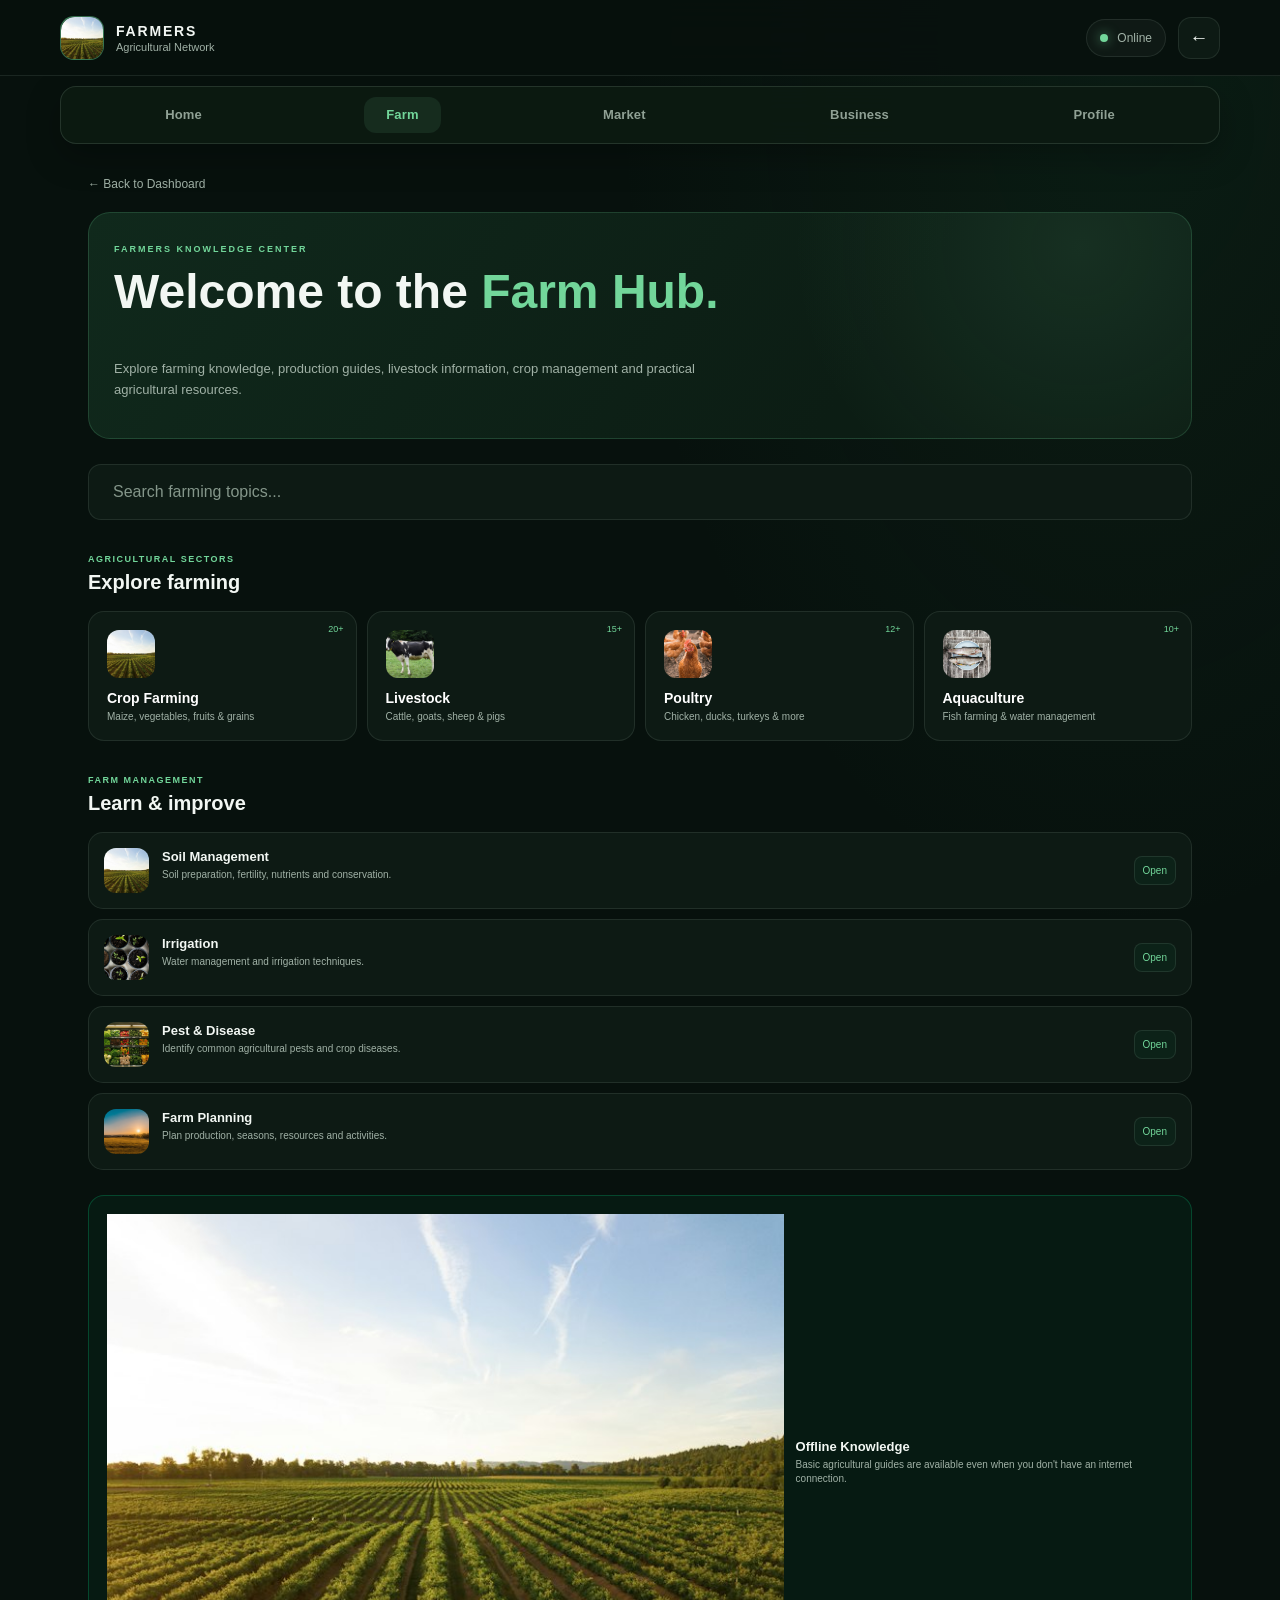
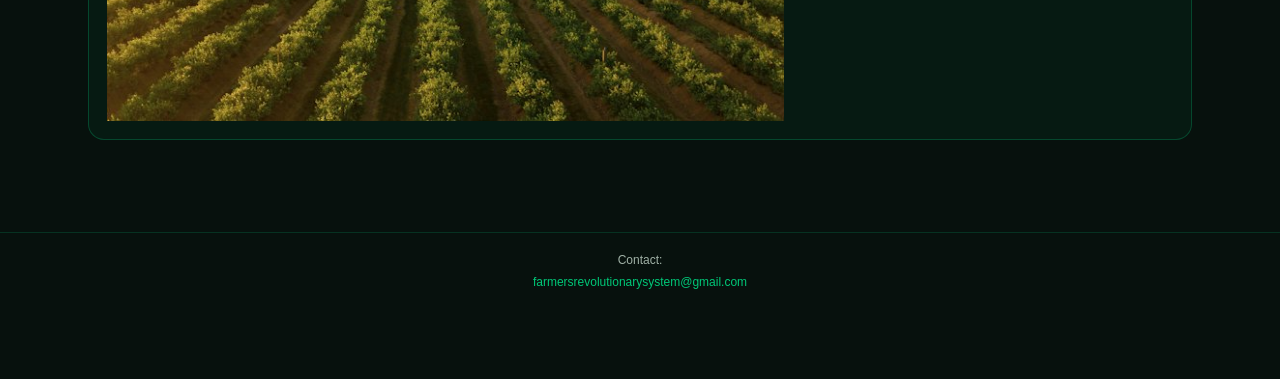
<file: farm-hub.html>
<!DOCTYPE html>
<html lang="en">

<head>

<meta charset="UTF-8">

<meta
    name="viewport"
    content="width=device-width, initial-scale=1.0"
>

<title>Farm Hub | FARMERS</title>

<link
    rel="stylesheet"
    href="style.css"
>

<style>

/* FARM HUB */

.page-container {
    width: min(950px, 100%);
    margin: auto;
    padding: 25px 17px 100px;
}

.back-row {
    margin-bottom: 20px;
}

.back-btn {
    display: inline-flex;
    align-items: center;
    gap: 7px;
    color: var(--muted);
    font-size: 12px;
}

.back-btn:hover {
    color: var(--emerald);
}


/* HERO */

.hub-hero {

    padding: 25px;

    border-radius: 20px;

    background:
        linear-gradient(
            135deg,
            rgba(0,200,120,.13),
            rgba(0,0,0,.1)
        );

    border:
        1px solid
        rgba(0,255,156,.2);

    margin-bottom: 25px;
}

.hub-label {

    color: var(--emerald);

    font-size: 9px;

    letter-spacing: 2px;

    font-weight: bold;
}

.hub-hero h1 {

    font-size:
        clamp(30px,8vw,48px);

    margin-top: 8px;
}

.hub-hero h1 span {

    color: var(--emerald);
}

.hub-hero p {

    color: var(--muted);

    font-size: 13px;

    line-height: 1.6;

    max-width: 600px;

    margin-top: 10px;
}


/* SEARCH */

.hub-search {

    display: flex;

    align-items: center;

    gap: 8px;

    background: var(--card);

    border:
        1px solid
        var(--border);

    border-radius: 13px;

    padding: 8px;

    margin-bottom: 25px;
}

.hub-search span {

    padding-left: 8px;
}

.hub-search input {

    flex: 1;

    min-width: 0;

    background: none;

    border: none;

    outline: none;

    color: white;

    padding: 10px 0;
}


/* SECTION */

.hub-section {

    margin-top: 28px;
}

.hub-title {

    margin-bottom: 13px;
}

.hub-title span {

    color: var(--emerald);

    font-size: 9px;

    letter-spacing: 1.5px;

    font-weight: bold;
}

.hub-title h2 {

    margin-top: 5px;

    font-size: 20px;
}


/* CATEGORIES */

.category-grid {

    display: grid;

    grid-template-columns:
        repeat(2,1fr);

    gap: 10px;
}

.farm-category {

    position: relative;

    background: var(--card);

    border:
        1px solid
        var(--border);

    border-radius: 16px;

    padding: 18px;

    text-align: left;

    color: white;

    cursor: pointer;

    transition: .2s;
}

.farm-category:hover {

    border-color:
        rgba(0,255,156,.4);

    transform:
        translateY(-2px);
}

.category-icon {

    font-size: 30px;

    margin-bottom: 12px;

    display: block;
}

.farm-category strong {

    display: block;

    font-size: 14px;
}

.farm-category small {

    display: block;

    color: var(--muted);

    font-size: 10px;

    margin-top: 5px;
}

.category-count {

    position: absolute;

    top: 12px;

    right: 12px;

    color: var(--emerald);

    font-size: 9px;
}


/* RESULTS */

#farmResults {

    display: none;

    margin-top: 10px;

    background: var(--card);

    border:
        1px solid
        var(--border);

    border-radius: 13px;

    padding: 12px;
}

.guide-list {
    display: grid;
    gap: 10px;
}

.guide {
    background: var(--card);
    border: 1px solid var(--border);
    border-radius: 15px;
    padding: 15px;
    display: flex;
    gap: 13px;
    align-items: center;
}

.guide-icon {
    width: 45px;
    height: 45px;
    flex-shrink: 0;
    border-radius: 12px;
    background: rgba(0,200,120,.08);
    display: flex;
    align-items: center;
    justify-content: center;
    font-size: 22px;
}

.guide-content {
    flex: 1;
}

.guide-content strong {
    display: block;
    font-size: 13px;
}

.guide-content p {
    color: var(--muted);
    font-size: 10px;
    line-height: 1.4;
    margin-top: 4px;
}

.guide-btn {
    border: 1px solid var(--border);
    background: rgba(0,200,120,.05);
    color: var(--emerald);
    border-radius: 8px;
    padding: 8px;
    font-size: 10px;
    cursor: pointer;
}

.farm-guide-dialog {
    width: min(600px, calc(100% - 32px));
    max-height: min(85vh, 760px);
    padding: 0;
    color: var(--text);
    background: var(--card);
    border: 1px solid var(--border);
    border-radius: 18px;
}

.farm-guide-dialog::backdrop {
    background: rgba(0, 0, 0, .72);
}

.farm-guide-content {
    padding: 22px;
    overflow-y: auto;
}

.farm-guide-header {
    display: flex;
    align-items: flex-start;
    justify-content: space-between;
    gap: 15px;
    margin-bottom: 12px;
}

.farm-guide-header h2 {
    color: var(--emerald);
    font-size: 22px;
}

.farm-guide-close {
    flex-shrink: 0;
    padding: 7px 11px;
    border: 1px solid var(--border);
    border-radius: 8px;
    color: var(--text);
    background: transparent;
    cursor: pointer;
}

.farm-guide-overview {
    color: var(--muted);
    font-size: 13px;
    line-height: 1.6;
}

.farm-guide-content h3 {
    margin: 20px 0 10px;
    font-size: 15px;
}

.farm-guide-steps {
    display: grid;
    gap: 10px;
    padding-left: 22px;
    color: var(--muted);
    font-size: 12px;
    line-height: 1.55;
}

.farm-guide-note {
    margin-top: 18px;
    padding: 12px;
    border: 1px solid var(--border);
    border-radius: 10px;
    color: var(--muted);
    font-size: 11px;
    line-height: 1.5;
}

.farm-guide-empty {
    color: var(--muted);
    font-size: 12px;
}

.offline-box {
    margin-top: 25px;
    padding: 18px;
    border-radius: 16px;
    border: 1px solid rgba(0,255,156,.2);
    background: rgba(0,200,120,.05);
    display: flex;
    gap: 12px;
    align-items: center;
}

.offline-icon {
    font-size: 27px;
}

.offline-box strong {
    display: block;
    font-size: 13px;
}

.offline-box p {
    color: var(--muted);
    font-size: 10px;
    margin-top: 4px;
    line-height: 1.4;
}@media (min-width:700px) {

    .category-grid {

        grid-template-columns:
            repeat(4,1fr);
    }

}

</style>

<link rel="stylesheet" href="style.css">

</head>


<body>


<!-- TOP BAR -->

<header class="topbar">

<a
    href="index.html"
    class="brand"
>

<div class="logo">
    <img class="logo-image" src="crop-rows.jpg" alt="FARMERS logo">
</div>

<div class="brand-text">

<strong>
    FARMERS
</strong>

<span>
    Agricultural Network
</span>

</div>

</a>


<div class="top-actions">

<span
    class="status-btn"
    id="connectionStatus"
>

<span class="status-dot"></span>

<span id="statusText">
    Online
</span>

</span>


<button
    class="menu-btn"
    onclick="history.back()"
>
    ←
</button>

</div>

</header>

<nav class="primary-nav" aria-label="Primary navigation">
    <a href="index.html" class="primary-nav-item"><span>Home</span></a>
    <a href="farm-hub.html" class="primary-nav-item active" aria-current="page"><span>Farm</span></a>
    <a href="marketplace.html" class="primary-nav-item"><span>Market</span></a>
    <a href="agribusiness.html" class="primary-nav-item"><span>Business</span></a>
    <a href="profile.html" class="primary-nav-item"><span>Profile</span></a>
</nav>

<!-- MAIN -->

<main class="page-container">


<div class="back-row">

<a
    href="index.html"
    class="back-btn"
>
    ← Back to Dashboard
</a>

</div>


<!-- HERO -->

<section class="hub-hero">

<span class="hub-label">
    FARMERS KNOWLEDGE CENTER
</span>

<h1>

Welcome to the

<span>
    Farm Hub.
</span>

</h1>

<p>

Explore farming knowledge,
production guides, livestock
information, crop management
and practical agricultural
resources.

</p>

</section>


<!-- SEARCH -->

<section>

<div class="hub-search">

<span>
</span>

<input
    id="farmSearch"
    type="search"
    placeholder="Search farming topics..."
>

</div>


<div id="farmResults"></div>

</section>
<!-- AGRICULTURAL SECTORS -->

<section class="hub-section">

<div class="hub-title">

<span>
    AGRICULTURAL SECTORS
</span>

<h2>
    Explore farming
</h2>

</div>


<div class="category-grid">


<button
    class="farm-category"
    data-category="crops"
>

<span class="category-icon">
    <img src="crop-rows.jpg" alt="" loading="lazy">
</span>

<strong>
    Crop Farming
</strong>

<small>
    Maize, vegetables,
    fruits & grains
</small>

<span class="category-count">
    20+
</span>

</button>


<button
    class="farm-category"
    data-category="livestock"
>

<span class="category-icon">
    <img src="dairy-cow.jpg" alt="" loading="lazy">
</span>

<strong>
    Livestock
</strong>

<small>
    Cattle, goats,
    sheep & pigs
</small>

<span class="category-count">
    15+
</span>

</button>


<button
    class="farm-category"
    data-category="poultry"
>

<span class="category-icon">
    <img src="poultry.jpg" alt="" loading="lazy">
</span>

<strong>
    Poultry
</strong>

<small>
    Chicken, ducks,
    turkeys & more
</small>

<span class="category-count">
    12+
</span>

</button>


<button
    class="farm-category"
    data-category="aquaculture"
>

<span class="category-icon">
    <img src="fish.jpg" alt="" loading="lazy">
</span>

<strong>
    Aquaculture
</strong>

<small>
    Fish farming &
    water management
</small>

<span class="category-count">
    10+
</span>

</button>


</div>

</section>


<!-- FARM MANAGEMENT -->

<section class="hub-section">

<div class="hub-title">

<span>
    FARM MANAGEMENT
</span>

<h2>
    Learn & improve
</h2>

</div>


<div class="guide-list">


<div class="guide">

<div class="guide-icon">
    <img src="crop-rows.jpg" alt="" loading="lazy">
</div>

<div class="guide-content">

<strong>
    Soil Management
</strong>

<p>
    Soil preparation,
    fertility, nutrients
    and conservation.
</p>

</div>

<button
    class="guide-btn"
    data-topic="soil"
>
    Open
</button>

</div>


<div class="guide">

<div class="guide-icon">
    <img src="seedlings.jpg" alt="" loading="lazy">
</div>

<div class="guide-content">

<strong>
    Irrigation
</strong>

<p>
    Water management
    and irrigation
    techniques.
</p>

</div>

<button
    class="guide-btn"
    data-topic="irrigation"
>
    Open
</button>

</div>


<div class="guide">

<div class="guide-icon">
    <img src="fresh-produce.jpg" alt="" loading="lazy">
</div>

<div class="guide-content">

<strong>
    Pest & Disease
</strong>

<p>
    Identify common
    agricultural pests
    and crop diseases.
</p>

</div>

<button
    class="guide-btn"
    data-topic="pests"
>
    Open
</button>

</div>


<div class="guide">

<div class="guide-icon">
    <img src="sunset-field.jpg" alt="" loading="lazy">
</div>

<div class="guide-content">

<strong>
    Farm Planning
</strong>

<p>
    Plan production,
    seasons, resources
    and activities.
</p>

</div>

<button
    class="guide-btn"
    data-topic="planning"
>
    Open
</button>

</div>


</div>

</section>


<!-- OFFLINE -->

<section class="offline-box">

<div class="offline-icon">
    <img src="crop-rows.jpg" alt="" loading="lazy">
</div>

<div>

<strong>
    Offline Knowledge
</strong>

<p>
    Basic agricultural guides
    are available even when
    you don't have an internet
    connection.
</p>

</div>

</section>


</main>


<dialog
    class="farm-guide-dialog"
    id="farmGuideDialog"
    aria-labelledby="farmGuideTitle"
>
    <div class="farm-guide-content">
        <div class="farm-guide-header">
            <h2 id="farmGuideTitle"></h2>
            <button
                type="button"
                class="farm-guide-close"
                id="closeFarmGuide"
                aria-label="Close guide"
            >
                Close
            </button>
        </div>
        <p class="farm-guide-overview" id="farmGuideOverview"></p>
        <h3 id="farmGuideStepsHeading">Practical steps and guidelines</h3>
        <ol class="farm-guide-steps" id="farmGuideSteps"></ol>
        <p class="farm-guide-note" id="farmGuideNote"></p>
    </div>
</dialog>


<!-- BOTTOM NAVIGATION -->

<nav class="bottom-nav">


<a
    href="index.html"
    class="bottom-item"
>

<span>
    ⌂
</span>

<small>
    Home
</small>

</a>


<a
    href="farm-hub.html"
    class="bottom-item active"
>

<span>
    Farm
</span>

<small>
    Farm
</small>

</a>


<a
    href="marketplace.html"
    class="bottom-item market"
>

<span>
    Market
</span>

<small>
    Market
</small>

</a>


<a
    href="agribusiness.html"
    class="bottom-item"
>

<span>
    ▥
</span>

<small>
    Business
</small>

</a>


<a
    href="profile.html"
    class="bottom-item"
>

<span>
    Profile
</span>

<small>
    Profile
</small>

</a>


</nav>
<script>

/* =========================
   CONNECTION
========================= */

function updateConnection() {

    const online =
        navigator.onLine;

    const text =
        document.getElementById(
            "statusText"
        );


    text.textContent =
        online
        ? "Online"
        : "Offline";

}


updateConnection();


window.addEventListener(
    "online",
    updateConnection
);


window.addEventListener(
    "offline",
    updateConnection
);


/* =========================
   OFFLINE FARM KNOWLEDGE
========================= */

const topics = [

    "Maize farming",

    "Tomato farming",

    "Potato farming",

    "Onion farming",

    "Beans farming",

    "Cabbage farming",

    "Avocado farming",

    "Dairy cattle",

    "Beef cattle",

    "Goat farming",

    "Sheep farming",

    "Pig farming",

    "Broiler chickens",

    "Layer chickens",

    "Kuku kienyeji",

    "Kenbro (Kenbroo) chickens",

    "Turkey farming",

    "Guinea fowl farming",

    "Duck farming",

    "Chicken diseases",

    "Poultry feeding",

    "Tilapia farming",

    "Catfish farming",

    "Soil management",

    "Irrigation",

    "Pest management",

    "Disease management",

    "Farm planning"

];


const search =
    document.getElementById(
        "farmSearch"
    );


const results =
    document.getElementById(
        "farmResults"
    );


search.addEventListener(
    "input",
    () => {

        const query =
            search.value
                .trim()
                .toLowerCase();


        if (!query) {

            results.style.display =
                "none";

            return;

        }


        const matches =
            topics.filter(topic =>

                topic
                    .toLowerCase()
                    .includes(query)

            );


        results.style.display =
            "block";


        if (!matches.length) {

            results.innerHTML = `

                <p style="
                    color:#83938b;
                    font-size:12px;
                ">

                    No offline topic found.

                    <br><br>

                    ${
                        navigator.onLine

                        ? "Online resources can provide broader information."

                        : "Connect to the internet to search broader resources."

                    }

                </p>

            `;

            return;

        }


        results.innerHTML =

            matches.map(topic => `

                <div style="
                    padding:10px 4px;
                    border-bottom:
                    1px solid
                    rgba(0,200,120,.1);
                    font-size:13px;
                ">

                    ${topic}

                </div>

            `).join("");

    }
);


/* =========================
   FARMING GUIDES
========================= */

const categoryGuides = {
    crops: {
        title: "Crop Farming",
        overview: "Plan crops around local climate, soil, water, and market needs. Keep simple records so you can learn from each season.",
        steps: [
            "Choose crop varieties suited to your area and the season; ask a local agricultural extension officer about locally recommended options.",
            "Prepare the field by clearing weeds and checking drainage. Use a soil test where available before deciding on soil amendments.",
            "Use healthy seed or planting material and follow the supplier or extension guidance for spacing, planting depth, and timing.",
            "Check the crop regularly for moisture stress, weeds, pests, and disease. Keep notes on what you observe and when.",
            "Harvest at the right maturity, handle produce gently, and plan storage or transport to reduce losses."
        ],
        note: "Input rates and crop calendars depend on the crop, variety, soil, and local conditions. Follow product labels and locally approved recommendations."
    },
    livestock: {
        title: "Livestock",
        overview: "Good animal care combines suitable housing, feed, clean water, hygiene, routine observation, and timely veterinary support.",
        steps: [
            "Provide secure, dry, well-ventilated shelter with enough room for animals to move and rest comfortably.",
            "Offer clean water daily and feed suited to the species, age, and production stage. Introduce feed changes gradually.",
            "Check animals each day for changes in appetite, movement, breathing, or behavior; keep sick animals separate where practical.",
            "Keep housing, feeding areas, and equipment clean. Use a locally appropriate vaccination and parasite-control plan developed with a veterinarian.",
            "Record births, treatments, feed use, production, and costs to help track animal health and farm performance."
        ],
        note: "For sick or injured animals, contact a qualified veterinarian or local livestock extension officer. Do not use medicines without professional guidance."
    },
    poultry: {
        title: "Poultry",
        overview: "Healthy poultry production depends on clean housing, reliable water, balanced feed, careful flock observation, and biosecurity.",
        steps: [
            "Prepare a dry, draft-protected, well-ventilated house with enough space for the type and number of birds.",
            "Provide clean drinking water and feed formulated for the birds' species and age; keep feeders and drinkers clean.",
            "Limit unnecessary visitors, use clean footwear and equipment, and avoid mixing new birds with the flock until appropriate health checks are completed.",
            "Observe the flock daily for changes in eating, drinking, droppings, activity, or egg production and act promptly on unusual signs.",
            "Keep records of flock numbers, feed, eggs or growth, mortality, cleaning, and veterinary care."
        ],
        note: "Ask a veterinarian or extension officer for a vaccination and disease-response plan suited to local poultry risks. Follow local rules for disposal of dead birds."
    },
    aquaculture: {
        title: "Aquaculture",
        overview: "Fish farming works best when water quality, stocking, feed, and pond or tank maintenance are monitored consistently.",
        steps: [
            "Select a site with a dependable water source and plan safe drainage that will not contaminate nearby water or land.",
            "Prepare the pond or tank and confirm that water conditions are suitable before stocking healthy fingerlings from a reputable supplier.",
            "Stock at a level suited to the system, species, water supply, and management capacity; seek local aquaculture advice before deciding numbers.",
            "Use feed appropriate for the fish and their size, avoid overfeeding, and remove uneaten feed or waste where appropriate.",
            "Check water and fish behavior regularly. Keep records of stocking, feeding, growth, water changes, and fish losses."
        ],
        note: "Water-quality needs differ by fish species and system. Consult a local fisheries or aquaculture officer for suitable measurements and stocking guidance."
    }
};

const managementGuides = {
    soil: {
        title: "Soil Management",
        overview: "Healthy soil supports crop roots, stores water, and supplies nutrients. Build soil care around observation, testing, and reducing erosion.",
        steps: [
            "Observe soil texture, drainage, slope, and crop performance across the field; note areas that differ.",
            "Use a soil test where possible before adding fertilizer or lime, and follow recommendations for the specific crop.",
            "Protect soil with suitable ground cover, crop residues, mulching, or cover crops where appropriate.",
            "Reduce erosion by maintaining vegetation, contouring, or using other locally suitable measures on sloping land.",
            "Rotate crops where practical and add well-managed organic matter to support soil structure."
        ],
        note: "Do not apply manure or other amendments without considering crop needs, food-safety guidance, and local environmental requirements."
    },
    irrigation: {
        title: "Irrigation",
        overview: "Efficient irrigation supplies water near the root zone when crops need it while avoiding runoff, waterlogging, and waste.",
        steps: [
            "Check the crop's growth stage, recent rainfall, soil moisture, and weather before deciding when to irrigate.",
            "Choose a method suited to the crop, field layout, water source, and available budget; maintain pipes, emitters, and channels.",
            "Apply water steadily near the root zone and avoid runoff. Smaller, well-timed applications may be preferable on some soils.",
            "Check fields after watering for dry patches, pooling, leaks, or signs of waterlogging and adjust the system.",
            "Keep irrigation water sources protected from contamination and record water use and irrigation dates."
        ],
        note: "Water needs vary with crop, soil, climate, and growth stage. Follow local water-use rules and seek extension advice for scheduling."
    },
    pests: {
        title: "Pest & Disease Management",
        overview: "Integrated pest management starts with correct identification and regular monitoring, then combines prevention and suitable control measures.",
        steps: [
            "Inspect crops regularly and record where symptoms or pests appear and whether the problem is spreading.",
            "Confirm the cause before acting; nutrient stress, weather, insects, and diseases can look similar.",
            "Use prevention such as crop rotation, field sanitation, resistant varieties, healthy planting material, and appropriate spacing.",
            "Where practical, remove affected plant material safely and encourage beneficial organisms; follow local guidance on control options.",
            "Use a pesticide only when appropriate, legally registered for the crop and problem, and exactly as directed on its label."
        ],
        note: "Never mix or apply crop-protection products contrary to label directions. Use required protective equipment, observe re-entry and harvest intervals, and keep products away from children, animals, and water."
    },
    planning: {
        title: "Farm Planning",
        overview: "A farm plan helps align production goals with available land, labor, inputs, cash, and likely market opportunities.",
        steps: [
            "Set clear seasonal goals and list the crops or livestock enterprises you plan to manage.",
            "Make a calendar for land preparation, planting or breeding, routine care, and expected harvest or sales.",
            "Estimate input, labor, transport, and other costs; compare these with realistic expected income and available cash.",
            "Check input availability and potential buyers early, and include storage, transport, and price changes in your plan.",
            "Keep records during the season and review results afterward to improve the next plan."
        ],
        note: "Keep a contingency for weather, price, health, and supply disruptions. Avoid borrowing or spending based only on best-case yield or price estimates."
    }
};

const farmGuideDialog = document.getElementById("farmGuideDialog");
const farmGuideTitle = document.getElementById("farmGuideTitle");
const farmGuideOverview = document.getElementById("farmGuideOverview");
const farmGuideSteps = document.getElementById("farmGuideSteps");
const farmGuideNote = document.getElementById("farmGuideNote");

function openFarmGuide(guide) {
    if (!guide) {
        return;
    }

    farmGuideTitle.textContent = guide.title;
    farmGuideOverview.textContent = guide.overview;
    farmGuideNote.textContent = guide.note;
    farmGuideSteps.replaceChildren(
        ...guide.steps.map(step => {
            const item = document.createElement("li");
            item.textContent = step;
            return item;
        })
    );
    farmGuideDialog.showModal();
}

document.querySelectorAll(".farm-category").forEach(button => {
    button.addEventListener("click", () => {
        openFarmGuide(categoryGuides[button.dataset.category]);
    });
});

document.querySelectorAll(".guide-btn").forEach(button => {
    button.addEventListener("click", () => {
        openFarmGuide(managementGuides[button.dataset.topic]);
    });
});

document.getElementById("closeFarmGuide").addEventListener("click", () => {
    farmGuideDialog.close();
});

farmGuideDialog.addEventListener("click", event => {
    if (event.target === farmGuideDialog) {
        farmGuideDialog.close();
    }
});

</script>

<footer style="margin:32px auto 0;padding:20px 12px 90px;border-top:1px solid rgba(0,200,120,.18);text-align:center;color:#a0b1a6;font:12px Arial,sans-serif;">
    Contact:
    <a style="color:#00c878;" href="mailto:farmersrevolutionarysystem@gmail.com">farmersrevolutionarysystem@gmail.com</a>
</footer>

</body>

</html>
</file>
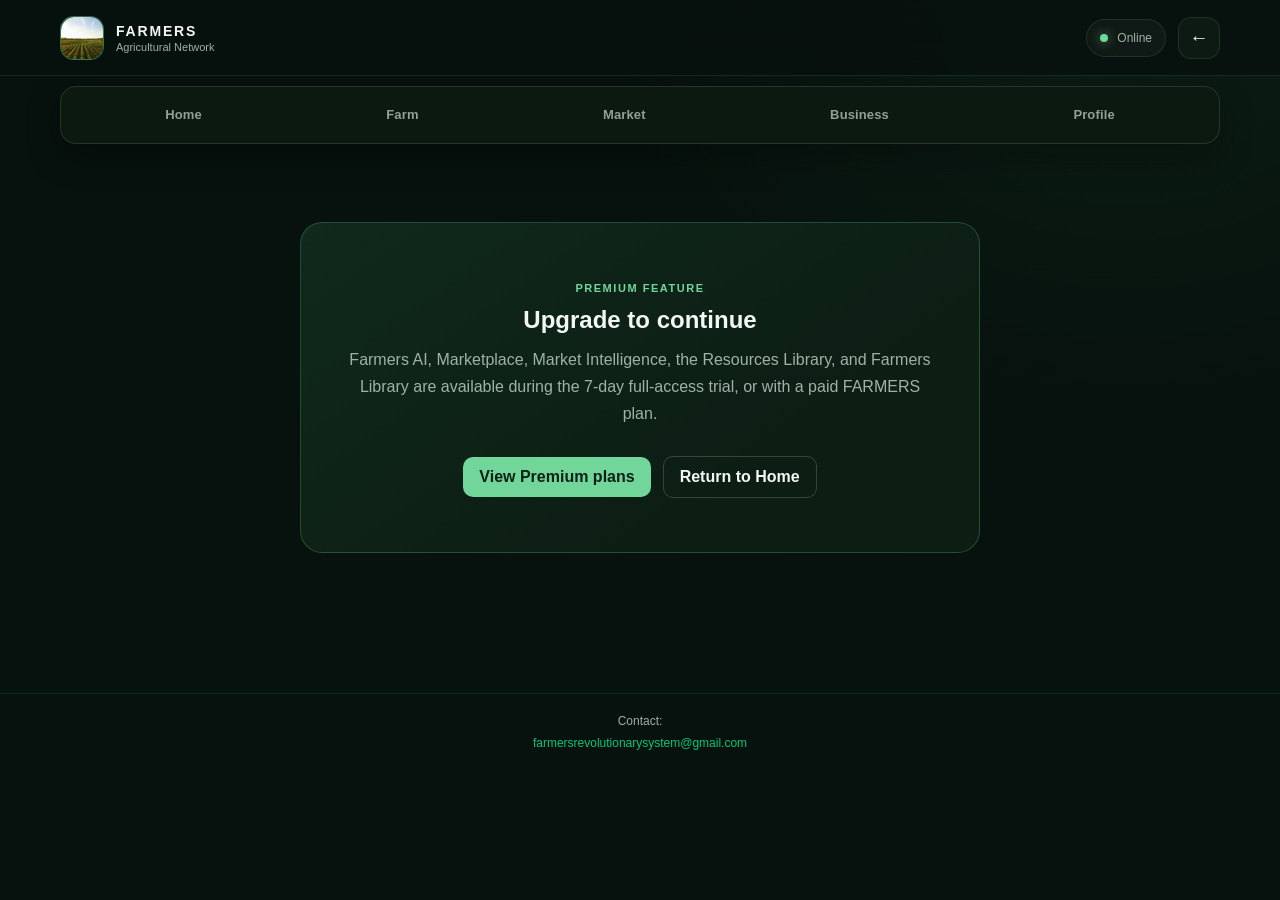
<file: farmers-ai.html>
<!DOCTYPE html>
<html lang="en">

<head>

<meta charset="UTF-8">

<meta
    name="viewport"
    content="width=device-width, initial-scale=1.0"
>

<title>FARMERS AI</title>

<link
    rel="stylesheet"
    href="style.css"
>

<style>

.ai-page {

    width: min(900px,100%);

    margin: auto;

    padding: 20px 14px 115px;

}


/* HEADER */

.ai-header {

    display: flex;

    align-items: center;

    gap: 12px;

    padding: 12px 4px 18px;

}


.ai-avatar {

    width: 48px;

    height: 48px;

    border-radius: 15px;

    background:
        rgba(0,200,120,.1);

    border:
        1px solid
        rgba(0,255,156,.3);

    display: flex;

    align-items: center;

    justify-content: center;

    font-size: 25px;

}


.ai-header strong {

    display: block;

    font-size: 17px;

}


.ai-header small {

    color: var(--muted);

    font-size: 9px;

}


.ai-status {

    margin-left: auto;

    font-size: 9px;

    color: var(--emerald);

}


/* WELCOME */

.ai-welcome {

    text-align: center;

    padding: 25px 10px;

}


.ai-welcome-icon {

    font-size: 48px;

    margin-bottom: 10px;
}


.ai-welcome h1 {

    font-size:
        clamp(25px,7vw,38px);
}


.ai-welcome h1 span {

    color: var(--emerald);
}


.ai-welcome p {

    color: var(--muted);

    font-size: 11px;

    line-height: 1.6;

    max-width: 550px;

    margin: 10px auto;
}


/* SUGGESTIONS */

.ai-toolbar {

    display: flex;
    align-items: center;
    justify-content: space-between;
    gap: 8px;
    margin-bottom: 12px;
}

.ai-toolbar-actions {
    display: flex;
    gap: 8px;
    flex-wrap: wrap;
}

.action-button {
    border: 1px solid var(--border);
    background: rgba(12, 23, 18, 0.9);
    color: var(--muted);
    border-radius: 12px;
    padding: 8px 10px;
    font-size: 9px;
    font-weight: 700;
    cursor: pointer;
}

.action-button.primary {
    background: rgba(0,200,120,.12);
    color: var(--emerald);
    border-color: rgba(0,255,156,.25);
}

.action-button:hover {
    color: var(--emerald);
    border-color: rgba(0,255,156,.3);
}

.suggestions {

    display: flex;

    gap: 8px;

    overflow-x: auto;

    padding: 5px 2px 15px;
}


.suggestion {

    flex-shrink: 0;

    background: var(--card);

    border:
        1px solid
        var(--border);

    color: var(--muted);

    border-radius: 18px;

    padding: 9px 12px;

    font-size: 10px;
}


.suggestion:hover {

    color: var(--emerald);

    border-color:
        rgba(0,255,156,.3);
}


/* CHAT */

.chat {

    display: flex;

    flex-direction: column;

    gap: 13px;

    min-height: 250px;

    padding-bottom: 15px;
}


.message {

    max-width: 85%;

    padding: 12px 14px;

    border-radius: 15px;

    font-size: 11px;

    line-height: 1.6;

    white-space: pre-wrap;
}


.message.ai {

    align-self: flex-start;

    background: var(--card);

    border:
        1px solid
        var(--border);

    border-bottom-left-radius: 4px;
}


.message.user {

    align-self: flex-end;

    background:
        rgba(0,200,120,.12);

    border:
        1px solid
        rgba(0,255,156,.2);

    border-bottom-right-radius: 4px;
}


/* INPUT */

.ai-input-area {

    position: fixed;

    bottom: 55px;

    left: 50%;

    transform: translateX(-50%);

    width: min(900px,100%);

    padding: 9px 12px;

    background:
        rgba(5,10,8,.96);

    border-top:
        1px solid
        var(--border);
}


.ai-input {

    display: flex;

    align-items: center;

    gap: 7px;

    background: var(--card);

    border:
        1px solid
        var(--border);

    border-radius: 14px;

    padding: 6px;
}


.ai-input textarea {

    flex: 1;

    resize: none;

    min-width: 0;

    height: 38px;

    max-height: 100px;

    background: none;

    border: none;

    outline: none;

    color: white;

    padding: 10px 7px;

    font-family: inherit;

    font-size: 11px;
}


.ai-input button {

    width: 40px;

    height: 40px;

    border: none;

    border-radius: 11px;

    background: var(--emerald);

    color: #001b0f;

    font-size: 16px;

    font-weight: bold;
}


/* TYPING */

.typing {

    color: var(--muted);

    font-size: 10px;

    padding: 5px;
}


@media (min-width:700px) {

    .ai-page {

        padding-left: 25px;

        padding-right: 25px;

    }

}

</style>

<link rel="stylesheet" href="style.css">

</head>


<body>


<header class="topbar">

<a
    href="index.html"
    class="brand"
>

<div class="logo">
    <img class="logo-image" src="crop-rows.jpg" alt="FARMERS logo">
</div>

<div class="brand-text">

<strong>
    FARMERS
</strong>

<span>
    Agricultural Network
</span>

</div>

</a>


<div class="top-actions">

<span class="status-btn">

<span class="status-dot"></span>

<span id="statusText">
    Online
</span>

</span>


<a
    href="index.html"
    class="menu-btn"
    style="
        display:flex;
        align-items:center;
        justify-content:center;
    "
>
    ←
</a>

</div>

</header>

<nav class="primary-nav" aria-label="Primary navigation">
    <a href="index.html" class="primary-nav-item"><span>Home</span></a>
    <a href="farm-hub.html" class="primary-nav-item"><span>Farm</span></a>
    <a href="marketplace.html" class="primary-nav-item"><span>Market</span></a>
    <a href="agribusiness.html" class="primary-nav-item"><span>Business</span></a>
    <a href="profile.html" class="primary-nav-item"><span>Profile</span></a>
</nav>

<main class="ai-page">


<!-- AI HEADER -->

<div class="ai-header">

<div class="ai-avatar">
    <img src="seedlings.jpg" alt="Young plants growing in seed trays">
</div>

<div>

<strong>
    FARMERS AI
</strong>

<small>
    Agricultural Intelligence
</small>

</div>

<div
    class="ai-status"
    id="aiMode"
>
    OFFLINE READY
</div>

</div>


<!-- WELCOME -->

<section
    class="ai-welcome"
    id="welcome"
>

<div class="ai-welcome-icon">
    <img src="crop-rows.jpg" alt="Rows of crops growing in a field">
</div>

<h1>

Your farm.
<br>

Your data.
<br>

<span>
    Smarter decisions.
</span>

</h1>

<p>

Ask me about crops, livestock,
farm management, agribusiness,
markets and agricultural
problems.

</p>

</section>


<!-- SUGGESTIONS -->

<div class="ai-toolbar">
    <div class="ai-toolbar-actions">
        <button class="action-button primary" id="newChatButton" type="button">New chat</button>
        <button class="action-button" id="liveModeButton" type="button">Live model</button>
    </div>
</div>

<div id="apiConfig" style="display:none; margin-bottom:12px; padding:10px; border:1px solid var(--border); border-radius:12px; background:var(--card);">
    <div style="display:flex; gap:8px; flex-direction:column;">
        <input id="apiKeyInput" type="password" placeholder="API key for OpenAI-compatible service" style="padding:10px 12px; border-radius:10px; border:1px solid var(--border); background:#07130d; color:#fff; font-size:10px;">
        <input id="apiEndpointInput" type="text" placeholder="https://api.openai.com/v1/chat/completions" style="padding:10px 12px; border-radius:10px; border:1px solid var(--border); background:#07130d; color:#fff; font-size:10px;">
        <input id="modelInput" type="text" placeholder="Model ID (for example: gpt-4o-mini)" style="padding:10px 12px; border-radius:10px; border:1px solid var(--border); background:#07130d; color:#fff; font-size:10px;">
        <button class="action-button primary" id="saveApiButton" type="button">Save live model settings</button>
    </div>
</div>

<div class="suggestions">

<button
    class="suggestion"
    data-question="How can I improve my maize yield?"
>
    Improve maize yield
</button>

<button
    class="suggestion"
    data-question="How do I calculate farm profit?"
>
    Calculate profit
</button>

<button
    class="suggestion"
    data-question="How should I manage my soil?"
>
    Soil management
</button>

<button
    class="suggestion"
    data-question="What should I consider before starting poultry farming?"
>
    Poultry farming
</button>

<button
    class="suggestion"
    data-question="How do I control pests and diseases in tomatoes?"
>
    Pest control
</button>

<button
    class="suggestion"
    data-question="How do I irrigate efficiently during drought?"
>
    Efficient irrigation
</button>

</div>


<!-- CHAT -->

<div
    class="chat"
    id="chat"
></div>


<!-- INPUT -->

<div class="ai-input-area">

<div class="ai-input">

<textarea
    id="aiInput"
    placeholder="Ask FARMERS AI..."
></textarea>


<button
    id="sendButton"
    title="Send"
>
    ↑
</button>

</div>

</div>


</main>


<!-- BOTTOM NAV -->

<nav class="bottom-nav">

<a
    href="index.html"
    class="bottom-item"
>

<span>
    ⌂
</span>

<small>
    Home
</small>

</a>


<a
    href="farm-hub.html"
    class="bottom-item"
>

<span>
    Farm
</span>

<small>
    Farm
</small>

</a>


<a
    href="marketplace.html"
    class="bottom-item"
>

<span>
    Market
</span>

<small>
    Market
</small>

</a>


<a
    href="agribusiness.html"
    class="bottom-item"
>

<span>
    ▥
</span>

<small>
    Business
</small>

</a>


<a
    href="profile.html"
    class="bottom-item active"
>

<span>
    AI
</span>

<small>
    AI
</small>

</a>

</nav>
<script>

const state = {
    liveEnabled: Boolean(localStorage.getItem("farmersAiApiKey")),
    apiKey: localStorage.getItem("farmersAiApiKey") || "",
    apiEndpoint: localStorage.getItem("farmersAiApiEndpoint") || "https://api.openai.com/v1/chat/completions",
    model: localStorage.getItem("farmersAiModel") || "gpt-4o-mini",
    conversation: [],
    busy: false
};

/* =========================
   FARMERS AI KNOWLEDGE
========================= */

const knowledge = {
    cropManagement: `
Good crop management starts with the right variety, timely planting, soil preparation, and field monitoring. For most crops, focus on:

• Seed quality and variety suited to your region
• Correct planting time and spacing
• Good soil fertility and drainage
• Timely weeding and thinning
• Water management and irrigation scheduling
• Pest and disease monitoring
• Harvest at the right maturity stage

Strong yields usually come from consistent field observation and early action before a small problem becomes a major loss.
`,
    maize: `
For maize production, focus on:

• Quality seed from a reliable source
• Planting at the right rainfall window
• Proper row spacing and plant population
• Balanced nutrition and soil fertility
• Weed control before canopy closure
• Pest and disease scouting
• Timely harvesting to reduce grain losses

Successful maize farming depends on soil health, moisture, and early action against pests and nutrient stress.
`,
    soil: `
Good soil management starts by understanding your soil.

Consider:

• Soil testing for pH, nutrients and organic matter
• Adding compost or manure to improve structure
• Correcting pH when needed
• Managing drainage and erosion
• Rotating crops to reduce nutrient depletion
• Cover crops and mulching to conserve moisture

Do not apply fertilizer blindly. The right rate depends on crop needs, soil type, and the actual field condition.
`,
    poultry: `
For poultry farming, plan for:

• Secure housing and ventilation
• Clean water and balanced feed
• Vaccination and biosecurity
• Temperature management
• Good stocking density
• Regular cleaning and litter management
• Health checks and record keeping

Profitability depends on mortality control, feed efficiency, and consistent market access.
`,
    livestock: `
Livestock management generally requires attention to:

• Balanced nutrition and clean water
• Housing and sanitation
• Vaccination and disease prevention
• Breeding and reproductive planning
• Records on births, growth and treatment
• Animal welfare and stress management
• Market timing and pricing

Healthy animals with good records are easier to manage and usually more profitable.
`,
    dairy: `
For dairy farming, the essentials are:

• Quality feed and mineral supplementation
• Clean water and regular feeding times
• Milking hygiene and udder health
• Vaccination and disease control
• Comfortable housing and shade
• Heat detection and breeding records
• Monitoring milk yield and feed cost

Good dairy production depends on animal health and efficient daily management.
`,
    fish: `
Fish farming requires stable water quality and careful planning.

Key points include:

• Water quality testing for oxygen, pH and temperature
• Stocking density suited to pond capacity
• Quality feed and regular feeding schedules
• Disease monitoring and biosecurity
• Pond cleaning and water exchange
• Harvest planning and market access

Healthy water and careful feeding are the biggest drivers of fish survival and growth.
`,
    profit: `
A simple farm profit formula is:

Profit = Revenue - Total Costs

Revenue may include crop sales, livestock sales, value-added products, and other income.

Costs can include:

• Seed, feed and fertilizer
• Labour and transport
• Veterinary and medicine
• Fuel, repairs and equipment
• Rent, water and utilities
• Packaging and storage

Strong farms track both direct costs and hidden losses such as spoilage, poor timing, and inefficiency.
`,
    irrigation: `
Efficient irrigation should consider:

• Crop water requirement by growth stage
• Soil type and infiltration rate
• Weather and evapotranspiration
• Water availability and scheduling
• Irrigation method such as drip, sprinkler or furrow

Avoid both under-watering and overwatering. Water stress reduces yield, while excess water can reduce oxygen and increase disease risk.
`,
    pests: `
For pest control, start by identifying the pest correctly.

Integrated pest management is usually the best approach:

• Field monitoring and scouting
• Correct identification of damage and pest stage
• Cultural practices such as crop rotation and sanitation
• Biological control where available
• Mechanical control such as traps and hand picking
• Selective and responsible pesticide use

Always read the label and follow local guidance before applying any chemical.
`,
    diseases: `
Crop disease management depends on prevention and early detection.

Common practices include:

• Planting healthy seed and resistant varieties
• Crop rotation and field sanitation
• Avoiding overcrowding and poor airflow
• Managing humidity and moisture
• Removing infected plants early
• Using appropriate treatments only when needed

Preventing disease is usually cheaper than trying to rescue a heavily infected field.
`,
    market: `
Before selling farm produce, compare:

• Selling price and buyer reliability
• Quantity demanded and order frequency
• Transport and packaging cost
• Storage and spoilage risks
• Timing and seasonality
• Market fees and quality standards

The best price is not always the best profit. A slightly lower price with lower transport and spoilage costs may be more profitable.
`,
    fertilizer: `
Fertilizer decisions should be based on crop needs and, where possible, soil-test results.

Consider:

• Nutrient balance for your crop
• Application timing and method
• Soil pH and organic matter levels
• Availability of compost or manure
• Moisture conditions at application time

Good nutrition comes from matching the fertilizer to crop demand, not applying a blanket rate everywhere.
`,
    greenhouse: `
Greenhouse farming gives better control over temperature, humidity, irrigation, and pests.

Important factors include:

• Ventilation and temperature control
• Humidity management
• Irrigation and nutrient delivery
• Crop spacing and light distribution
• Pest monitoring and sanitation
• Market planning and crop rotation

Greenhouses work best when the grower monitors the environment consistently.
`,
    weeds: `
Weed control matters from planting until crop establishment.

Good weed management includes:

• Early land preparation
• Timely weeding before competition starts
• Mulching and cover crops
• Crop spacing that reduces weed pressure
• Mechanical removal where practical
• Selective herbicide use only when needed

Weeds compete for water, nutrients and light, so early control protects yield.
`,
    compost: `
Compost improves soil structure, water holding capacity, and nutrient supply.

Basic compost steps:

• Collect crop residue, manure and plant material
• Mix with carbon and nitrogen sources
• Maintain moisture and aeration
• Turn regularly for even decomposition
• Use finished compost before planting or top dressing

Quality compost improves soil life and reduces dependency on heavy chemical inputs.
`,
    organic: `
Organic farming focuses on building healthy soil and healthy ecosystems.

Typical practices include:

• Compost and manure use
• Crop rotation and diversification
• Mulching and cover crops
• Biological pest control
• Reduced synthetic inputs
• Integrated soil and water management

Organic systems can be productive when planning, soil fertility and pest management are handled well.
`,
    climate: `
Climate-smart farming helps farmers adapt to changing weather patterns.

Good practices include:

• Selecting varieties suited to the local climate
• Conserving soil moisture during dry spells
• Using drainage and raised beds in wet zones
• Timing planting with rainfall patterns
• Diversifying enterprises to spread risk
• Keeping records of weather and yield

Climate resilience often comes from flexibility, soil health and careful planning.
`,
    agribusiness: `
A successful agribusiness balances production, cost control and market strategy.

The main questions are:

• What will we produce?
• What is the expected cost and margin?
• Who is the buyer?
• How will we store, process and transport it?
• What risks can we manage?

Good agribusiness decisions are based on numbers, market knowledge, and realistic production plans.
`,
    seeds: `
Seed selection strongly affects yield, disease tolerance and market value.

Important factors include:

• Adaptability to the local climate
• Disease and pest resistance
• Germination quality and vigor
• Maturity period and harvest window
• Suitability for your intended market

High-quality seed is one of the cheapest ways to improve productivity.
`,
    postharvest: `
Post-harvest handling protects value and reduces losses.

Key practices include:

• Early harvest at the correct maturity stage
• Careful grading and sorting
• Cleaning and drying when needed
• Safe storage with ventilation or moisture control
• Protection from insects, rodents and fungi
• Timely transport to market

Good post-harvest management can increase income without growing more food.
`,
    records: `
Good farm records can include:

• Crop and livestock activity logs
• Sales and input purchases
• Labour and transport costs
• Feed, fertilizer and medicine use
• Production yields and losses
• Machinery and repair records

Records help you see what is working, what is losing money, and what decisions to adjust next season.
`,
    general: `
Here is a strong general approach to farming:

1. Understand your land, climate and market.
2. Choose crops or livestock suited to your area.
3. Protect soil fertility and water resources.
4. Monitor pests, diseases and animal health early.
5. Keep clear records of costs, yields and sales.
6. Improve efficiency before expanding production.
7. Match output to market demand and transport capacity.

The most profitable farms are usually the most efficient and the most consistent, not necessarily the biggest.
`
};

function findTopic(text) {
    const q = text.toLowerCase();

    if (q.includes("maize") || q.includes("corn")) return knowledge.maize;
    if (q.includes("soil") || q.includes("fertility") || q.includes("ph") || q.includes("soil testing")) return knowledge.soil;
    if (q.includes("poultry") || q.includes("chicken") || q.includes("broiler") || q.includes("layer")) return knowledge.poultry;
    if (q.includes("cattle") || q.includes("goat") || q.includes("sheep") || q.includes("livestock") || q.includes("cow") || q.includes("bull")) return knowledge.livestock;
    if (q.includes("dairy") || q.includes("milk") || q.includes("udder")) return knowledge.dairy;
    if (q.includes("fish") || q.includes("aquaculture") || q.includes("pond")) return knowledge.fish;
    if (q.includes("profit") || q.includes("revenue") || q.includes("expense") || q.includes("budget") || q.includes("cost")) return knowledge.profit;
    if (q.includes("irrigation") || q.includes("drip") || q.includes("water") || q.includes("drought")) return knowledge.irrigation;
    if (q.includes("pest") || q.includes("insect") || q.includes("aphid") || q.includes("termite") || q.includes("armyworm") || q.includes("fall armyworm")) return knowledge.pests;
    if (q.includes("disease") || q.includes("fungus") || q.includes("blight") || q.includes("rust") || q.includes("mildew")) return knowledge.diseases;
    if (q.includes("market") || q.includes("sell") || q.includes("price") || q.includes("buyer") || q.includes("demand")) return knowledge.market;
    if (q.includes("fertilizer") || q.includes("fertiliser") || q.includes("manure") || q.includes("nutrient")) return knowledge.fertilizer;
    if (q.includes("greenhouse") || q.includes("nursery") || q.includes("polyhouse")) return knowledge.greenhouse;
    if (q.includes("weed") || q.includes("herbicide")) return knowledge.weeds;
    if (q.includes("compost") || q.includes("organic matter")) return knowledge.compost;
    if (q.includes("organic") || q.includes("bio") || q.includes("natural farming")) return knowledge.organic;
    if (q.includes("climate") || q.includes("rainfall") || q.includes("weather") || q.includes("flood")) return knowledge.climate;
    if (q.includes("agribusiness") || q.includes("enterprise") || q.includes("business plan") || q.includes("startup")) return knowledge.agribusiness;
    if (q.includes("seed") || q.includes("variety") || q.includes("germination")) return knowledge.seeds;
    if (q.includes("harvest") || q.includes("storage") || q.includes("post harvest") || q.includes("grain loss")) return knowledge.postharvest;
    if (q.includes("record") || q.includes("bookkeeping") || q.includes("logs") || q.includes("inventory")) return knowledge.records;
    if (q.includes("crop") || q.includes("plant") || q.includes("yield") || q.includes("farm") || q.includes("field")) return knowledge.cropManagement;

    return knowledge.general;
}

function buildFriendlyReply(question) {
    const text = question.trim();
    const lower = text.toLowerCase();

    if (!text) {
        return "Please ask a farming question and I will help with a practical answer.";
    }

    if (lower.includes("hello") || lower.includes("hi") || lower.includes("hey")) {
        return "Hello! I can help with crop production, soil health, irrigation, livestock, poultry, dairy, fish, farm records, pest management, markets, and agribusiness decisions. What would you like to know about your farm?";
    }

    if (lower.includes("thank")) {
        return "You are welcome. Keep tracking your costs, monitor your field early, and make decisions based on real farm data and local conditions.";
    }

    const topicReply = findTopic(text);
    if (topicReply) {
        return topicReply;
    }

    if (lower.includes("how") || lower.includes("what") || lower.includes("why") || lower.includes("when") || lower.includes("can")) {
        return "A practical general answer is to start by checking your land, climate, crop choice, soil fertility, and market demand. Then focus on water management, pest control, record keeping, and cost control before expanding production. The biggest gains usually come from better timing, better field health, and less waste.";
    }

    return "The strongest farming approach is to choose a crop or enterprise that matches your climate and market, protect your soil and water, monitor pests and diseases early, and keep good records of every input and sale. That combination is the foundation of productive and profitable farming.";
}

async function callLiveAi() {
    if (!state.liveEnabled || !state.apiKey) {
        return null;
    }

    const response = await fetch(state.apiEndpoint, {
        method: "POST",
        headers: {
            "Content-Type": "application/json",
            Authorization: `Bearer ${state.apiKey}`
        },
        body: JSON.stringify({
            model: state.model,
            messages: [
                {
                    role: "system",
                    content: "You are FARMERS AI, a careful, helpful agricultural assistant. Answer the user's actual question directly and specifically; do not repeat generic advice or previous answers. Use the conversation history to understand follow-up questions and avoid repeating yourself. Explain uncertainty, never invent facts, diagnoses, pesticide doses, prices, or local regulations. Ask a focused clarifying question when crop/animal, location, growth stage, symptoms, or other essential details are missing. For potentially harmful crop-protection or animal-health decisions, give safe general steps and recommend a local extension officer or veterinarian when appropriate. Keep answers clear and practical. If useful, organize the reply as: likely explanation, actions to take, and what details to check next."
                },
                ...state.conversation.slice(-20)
            ],
            temperature: 0.4
        })
    });

    if (!response.ok) {
        let detail = "";
        try {
            const errorData = await response.json();
            detail = errorData.error && errorData.error.message
                ? `: ${errorData.error.message}`
                : "";
        } catch (error) {
            detail = "";
        }
        throw new Error(`Live AI request failed (${response.status})${detail}`);
    }

    const data = await response.json();
    const answer = data && data.choices && data.choices[0] &&
        data.choices[0].message && data.choices[0].message.content;
    if (typeof answer !== "string" || !answer.trim()) {
        throw new Error("The AI service returned an empty answer.");
    }
    return answer.trim();
}

async function generateResponse(question) {
    if (state.liveEnabled && state.apiKey) {
        return callLiveAi();
    }

    const reply = buildFriendlyReply(question);
    const previousReply = [...state.conversation]
        .reverse()
        .find((message) => message.role === "assistant");
    if (previousReply && previousReply.content.trim() === reply.trim()) {
        return "I already shared my general guidance on that. To give you a more specific answer, tell me your location, the crop or animal, its growth stage, and what you have observed so far.";
    }
    return reply;
}

const chat = document.getElementById("chat");
const input = document.getElementById("aiInput");
const sendButton = document.getElementById("sendButton");
const welcome = document.getElementById("welcome");
const newChatButton = document.getElementById("newChatButton");
const liveModeButton = document.getElementById("liveModeButton");
const apiConfig = document.getElementById("apiConfig");
const apiKeyInput = document.getElementById("apiKeyInput");
const apiEndpointInput = document.getElementById("apiEndpointInput");
const modelInput = document.getElementById("modelInput");
const saveApiButton = document.getElementById("saveApiButton");
const sharedMessage = new URLSearchParams(location.search).get("shared");

if (sharedMessage) {
    input.value = "Help me respond to or discuss this FARMERS community message:\n\n" + sharedMessage;
}

if (state.apiKey) {
    apiKeyInput.value = state.apiKey;
}

if (state.apiEndpoint) {
    apiEndpointInput.value = state.apiEndpoint;
}

modelInput.value = state.model;

function addMessage(text, type) {
    welcome.style.display = "none";
    const message = document.createElement("div");
    message.className = "message " + type;
    message.textContent = String(text).trim();
    chat.appendChild(message);
    window.scrollTo({ top: document.body.scrollHeight, behavior: "smooth" });
}

function showTyping() {
    const typing = document.createElement("div");
    typing.id = "typing";
    typing.className = "typing ai";
    typing.textContent = "FARMERS AI is thinking...";
    chat.appendChild(typing);
}

function removeTyping() {
    const typing = document.getElementById("typing");
    if (typing) typing.remove();
}

async function sendMessage() {
    const question = input.value.trim();
    if (!question || state.busy) {
        return;
    }

    state.busy = true;
    sendButton.disabled = true;
    addMessage(question, "user");
    state.conversation.push({ role: "user", content: question });
    state.conversation = state.conversation.slice(-20);
    input.value = "";
    showTyping();

    try {
        const response = await generateResponse(question);
        removeTyping();
        addMessage(response, "ai");
        state.conversation.push({ role: "assistant", content: response });
        state.conversation = state.conversation.slice(-20);
        saveConversation();
    } catch (error) {
        removeTyping();
        state.conversation.pop();
        const message = error instanceof Error ? error.message : "The AI service is temporarily unavailable.";
        const creditsExhausted = /429/.test(message) && /credit|billing|quota/i.test(message);

        if (creditsExhausted) {
            const offlineAnswer = buildFriendlyReply(question);
            addMessage(
                `Live AI is unavailable because this API account has no credits remaining. Add credits to the API account's billing page to restore live answers. For now, here is limited built-in guidance; it may not cover your specific situation:\n\n${offlineAnswer}`,
                "ai"
            );
            const billingLink = document.createElement("a");
            billingLink.href = "https://platform.openai.com/settings/organization/billing/";
            billingLink.target = "_blank";
            billingLink.rel = "noopener noreferrer";
            billingLink.textContent = "Open OpenAI billing";
            billingLink.style.cssText = "display:inline-block;margin-top:8px;color:var(--emerald);";
            chat.lastElementChild.appendChild(billingLink);
        } else {
            addMessage(`${message} Check your live model settings or try again shortly.`, "ai");
        }
    } finally {
        state.busy = false;
        sendButton.disabled = false;
    }
}

sendButton.addEventListener("click", sendMessage);

input.addEventListener("keydown", (event) => {
    if (event.key === "Enter" && !event.shiftKey) {
        event.preventDefault();
        sendMessage();
    }
});

document.querySelectorAll(".suggestion").forEach((button) => {
    button.addEventListener("click", () => {
        input.value = button.dataset.question;
        sendMessage();
    });
});

newChatButton.addEventListener("click", () => {
    chat.innerHTML = "";
    welcome.style.display = "block";
    localStorage.removeItem("farmersAIChat");
    localStorage.removeItem("farmersAIConversation");
    state.conversation = [];
});

liveModeButton.addEventListener("click", () => {
    apiConfig.style.display = apiConfig.style.display === "none" ? "block" : "none";
});

saveApiButton.addEventListener("click", () => {
    const apiKey = apiKeyInput.value.trim();
    const endpoint = apiEndpointInput.value.trim() || "https://api.openai.com/v1/chat/completions";
    const model = modelInput.value.trim() || "gpt-4o-mini";

    if (!apiKey) {
        state.liveEnabled = false;
        state.apiKey = "";
        localStorage.removeItem("farmersAiApiKey");
        localStorage.removeItem("farmersAiApiEndpoint");
        localStorage.removeItem("farmersAiModel");
        updateAIStatus();
        alert("Live AI is disabled until you add an API key. Local answers are limited and may not cover every question.");
        return;
    }

    state.liveEnabled = true;
    state.apiKey = apiKey;
    state.apiEndpoint = endpoint;
    state.model = model;
    localStorage.setItem("farmersAiApiKey", apiKey);
    localStorage.setItem("farmersAiApiEndpoint", endpoint);
    localStorage.setItem("farmersAiModel", model);
    apiConfig.style.display = "none";
    updateAIStatus();
    addMessage("Live model settings saved. FARMERS AI will use the configured model for your next question. Answers can still be imperfect; verify important farm, veterinary, chemical, and regulatory decisions locally.", "ai");
});

function updateAIStatus() {
    const status = document.getElementById("statusText");
    const mode = document.getElementById("aiMode");

    if (navigator.onLine) {
        status.textContent = "Online";
        mode.textContent = state.liveEnabled ? "LIVE AI READY" : "LOCAL KNOWLEDGE";
    } else {
        status.textContent = "Offline";
        mode.textContent = "LOCAL KNOWLEDGE";
    }
}

updateAIStatus();
window.addEventListener("online", updateAIStatus);
window.addEventListener("offline", updateAIStatus);

function saveChat() {
    localStorage.setItem("farmersAIChat", chat.innerHTML);
}

function saveConversation() {
    localStorage.setItem("farmersAIConversation", JSON.stringify(state.conversation));
}

function loadChat() {
    const saved = localStorage.getItem("farmersAIChat");
    if (saved) {
        chat.innerHTML = saved;
        welcome.style.display = "none";
    }

    try {
        const storedConversation = localStorage.getItem("farmersAIConversation");
        const savedConversation = storedConversation
            ? JSON.parse(storedConversation)
            : Array.from(chat.querySelectorAll(".message.user, .message.ai")).map((message) => ({
                role: message.classList.contains("user") ? "user" : "assistant",
                content: message.textContent || ""
            }));
        if (Array.isArray(savedConversation)) {
            state.conversation = savedConversation
                .filter((message) =>
                    message &&
                    (message.role === "user" || message.role === "assistant") &&
                    typeof message.content === "string"
                )
                .slice(-20);
        }
    } catch (error) {
        state.conversation = [];
    }
}

loadChat();
const observer = new MutationObserver(saveChat);
observer.observe(chat, { childList: true });
</script>
<script src="plan-access.js"></script>

<footer style="margin:32px auto 0;padding:20px 12px 90px;border-top:1px solid rgba(0,200,120,.18);text-align:center;color:#a0b1a6;font:12px Arial,sans-serif;">
    Contact:
    <a style="color:#00c878;" href="mailto:farmersrevolutionarysystem@gmail.com">farmersrevolutionarysystem@gmail.com</a>
</footer>

</body>

</html>
</file>
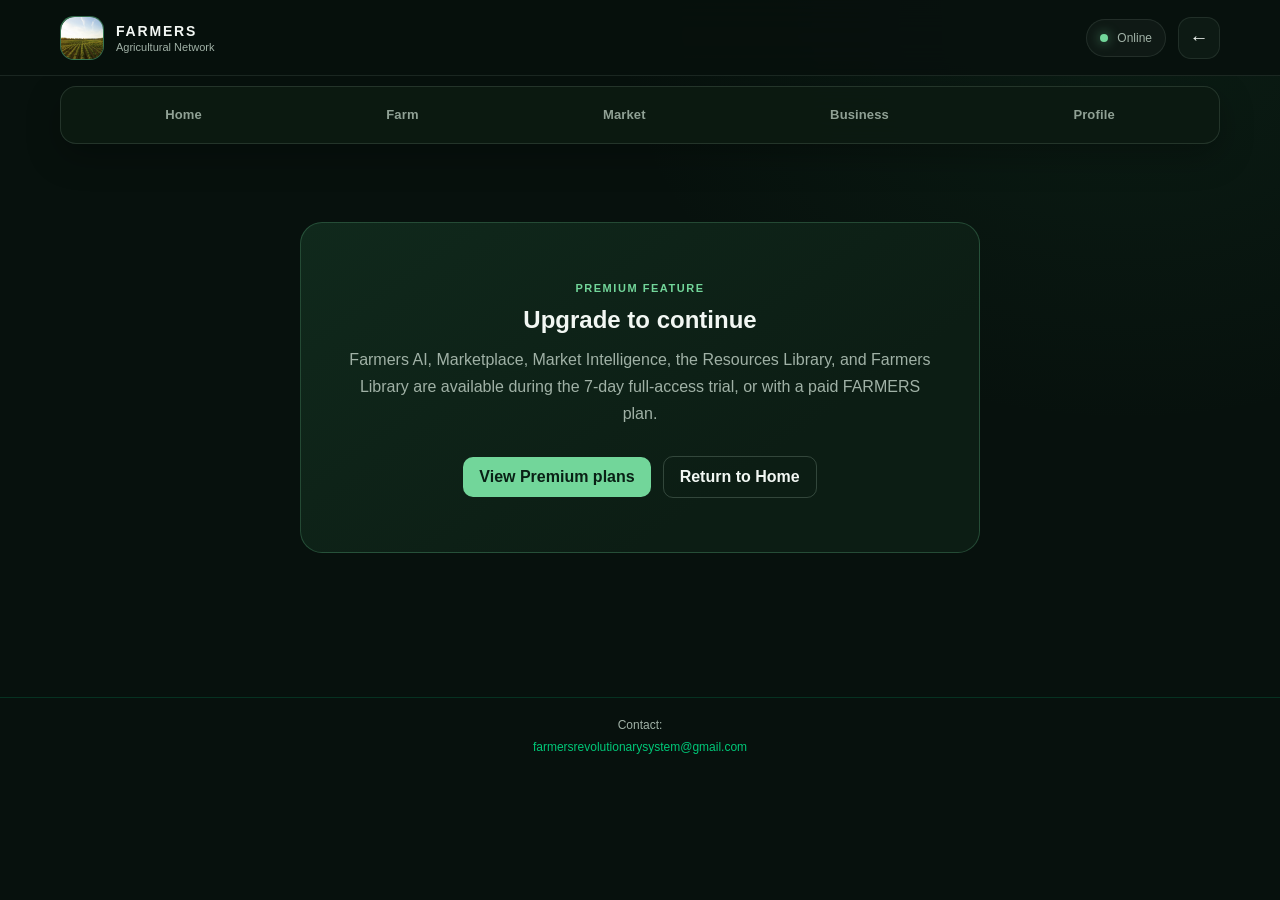
<file: farmers-library.html>
<!DOCTYPE html>
<html lang="en">
<head>
    <meta charset="UTF-8">
    <meta name="viewport" content="width=device-width, initial-scale=1.0">
    <meta name="description" content="Agriculture learning notes and study guides for Form One to university students.">
    <title>Farmers Library | FARMERS</title>
    <link rel="stylesheet" href="style.css">
    <style>
        .library-page {
            width: min(1160px, 100%);
            margin: 0 auto;
            padding: 30px 28px 64px;
        }

        .library-hero {
            padding: clamp(24px, 5vw, 44px);
            border: 1px solid rgba(114, 214, 154, .18);
            border-radius: 22px;
            background:
                radial-gradient(circle at 90% 15%, rgba(114, 214, 154, .1), transparent 18rem),
                linear-gradient(125deg, #10291c, #0c1d14 70%);
        }

        .library-eyebrow,
        .library-section-label {
            color: var(--green);
            font-size: 11px;
            font-weight: 800;
            letter-spacing: .14em;
        }

        .library-hero h1 {
            max-width: 760px;
            margin: 12px 0;
            font-size: clamp(32px, 6vw, 54px);
            line-height: 1.08;
        }

        .library-hero h1 span {
            color: var(--green);
        }

        .library-hero p {
            max-width: 720px;
            color: var(--muted);
            line-height: 1.7;
        }

        .library-note {
            margin-top: 20px;
            padding: 13px 15px;
            border-left: 3px solid var(--green);
            border-radius: 0 10px 10px 0;
            background: rgba(114, 214, 154, .07);
            color: var(--muted);
            font-size: 13px;
            line-height: 1.6;
        }

        .library-controls {
            display: grid;
            grid-template-columns: minmax(200px, 1fr) minmax(180px, .55fr);
            gap: 12px;
            margin: 24px 0;
        }

        .library-controls input,
        .library-controls select {
            width: 100%;
            min-height: 46px;
            padding: 10px 13px;
            border: 1px solid var(--line);
            border-radius: 12px;
            background: var(--surface);
            color: var(--text);
        }

        .library-heading {
            display: flex;
            align-items: end;
            justify-content: space-between;
            gap: 12px;
            margin: 26px 0 14px;
        }

        .library-heading h2 {
            margin: 5px 0 0;
        }

        .library-count {
            color: var(--muted);
            font-size: 12px;
        }

        .library-grid {
            display: grid;
            grid-template-columns: repeat(2, minmax(0, 1fr));
            gap: 14px;
        }

        .study-card {
            padding: 19px;
            border: 1px solid var(--line);
            border-radius: 16px;
            background: var(--surface);
        }

        .study-meta {
            display: flex;
            flex-wrap: wrap;
            gap: 7px;
            margin-bottom: 12px;
        }

        .study-meta span {
            padding: 5px 9px;
            border: 1px solid var(--line);
            border-radius: 999px;
            color: var(--green);
            font-size: 11px;
        }

        .study-card h3 {
            margin: 0 0 8px;
            font-size: 17px;
        }

        .study-card > p {
            margin: 0;
            color: var(--muted);
            font-size: 13px;
            line-height: 1.6;
        }

        .study-card details {
            margin-top: 15px;
            border-top: 1px solid var(--line);
            padding-top: 12px;
        }

        .study-card summary {
            color: var(--green);
            cursor: pointer;
            font-size: 13px;
            font-weight: 700;
        }

        .study-card details p,
        .study-card details ul {
            color: var(--muted);
            font-size: 13px;
            line-height: 1.65;
        }

        .study-card details ul {
            padding-left: 20px;
        }

        .library-empty {
            grid-column: 1 / -1;
            padding: 24px;
            border: 1px dashed var(--line);
            border-radius: 14px;
            color: var(--muted);
            text-align: center;
        }

        @media (max-width: 640px) {
            .library-page {
                padding: 24px 18px 48px;
            }

            .library-controls,
            .library-grid {
                grid-template-columns: 1fr;
            }

            .library-heading {
                align-items: start;
                flex-direction: column;
            }
        }
    </style>
</head>
<body>
    <header class="topbar">
        <a href="index.html" class="brand">
            <span class="logo"><img class="logo-image" src="crop-rows.jpg" alt="FARMERS logo"></span>
            <span class="brand-text"><strong>FARMERS</strong><span>Agricultural Network</span></span>
        </a>
        <div class="top-actions">
            <span class="status-btn"><span class="status-dot"></span><span id="statusText">Online</span></span>
            <a href="index.html" class="menu-btn" aria-label="Back to home">←</a>
        </div>
    </header>

    <nav class="primary-nav" aria-label="Primary navigation">
        <a href="index.html" class="primary-nav-item"><span>Home</span></a>
        <a href="farm-hub.html" class="primary-nav-item"><span>Farm</span></a>
        <a href="marketplace.html" class="primary-nav-item"><span>Market</span></a>
        <a href="agribusiness.html" class="primary-nav-item"><span>Business</span></a>
        <a href="profile.html" class="primary-nav-item"><span>Profile</span></a>
    </nav>

    <main class="library-page">
        <section class="library-hero">
            <span class="library-eyebrow">FARMERS LIBRARY</span>
            <h1>Learn agriculture from <span>Form One to university.</span></h1>
            <p>Explore clear study notes, practical concepts, and guided learning paths in agriculture, biology, environment, and agribusiness.</p>
            <div class="library-note">
                These are supplementary learning materials, not official examination papers or a replacement for your school or university syllabus. Course names and requirements vary by institution.
            </div>
        </section>

        <section aria-labelledby="browseTitle">
            <div class="library-controls">
                <input id="librarySearch" type="search" placeholder="Search subjects or topics..." aria-label="Search library">
                <select id="levelFilter" aria-label="Filter by learning level">
                    <option value="all">All learning levels</option>
                    <option value="form-1">Form One</option>
                    <option value="form-2">Form Two</option>
                    <option value="form-3">Form Three</option>
                    <option value="form-4">Form Four</option>
                    <option value="tvet">TVET</option>
                    <option value="university">University</option>
                </select>
            </div>
            <div class="library-heading">
                <div>
                    <span class="library-section-label">STUDY AND GROW</span>
                    <h2 id="browseTitle">Learning library</h2>
                </div>
                <span class="library-count" id="libraryCount" aria-live="polite"></span>
            </div>
            <div class="library-grid" id="libraryGrid" aria-live="polite"></div>
        </section>
    </main>

    <script src="farmers-library.js"></script>
    <script src="plan-access.js"></script>
    <footer style="margin:32px auto 0;padding:20px 12px 90px;border-top:1px solid rgba(0,200,120,.18);text-align:center;color:#a0b1a6;font:12px Arial,sans-serif;">
        Contact:
        <a style="color:#00c878;" href="mailto:farmersrevolutionarysystem@gmail.com">farmersrevolutionarysystem@gmail.com</a>
    </footer>
</body>
</html>
</file>
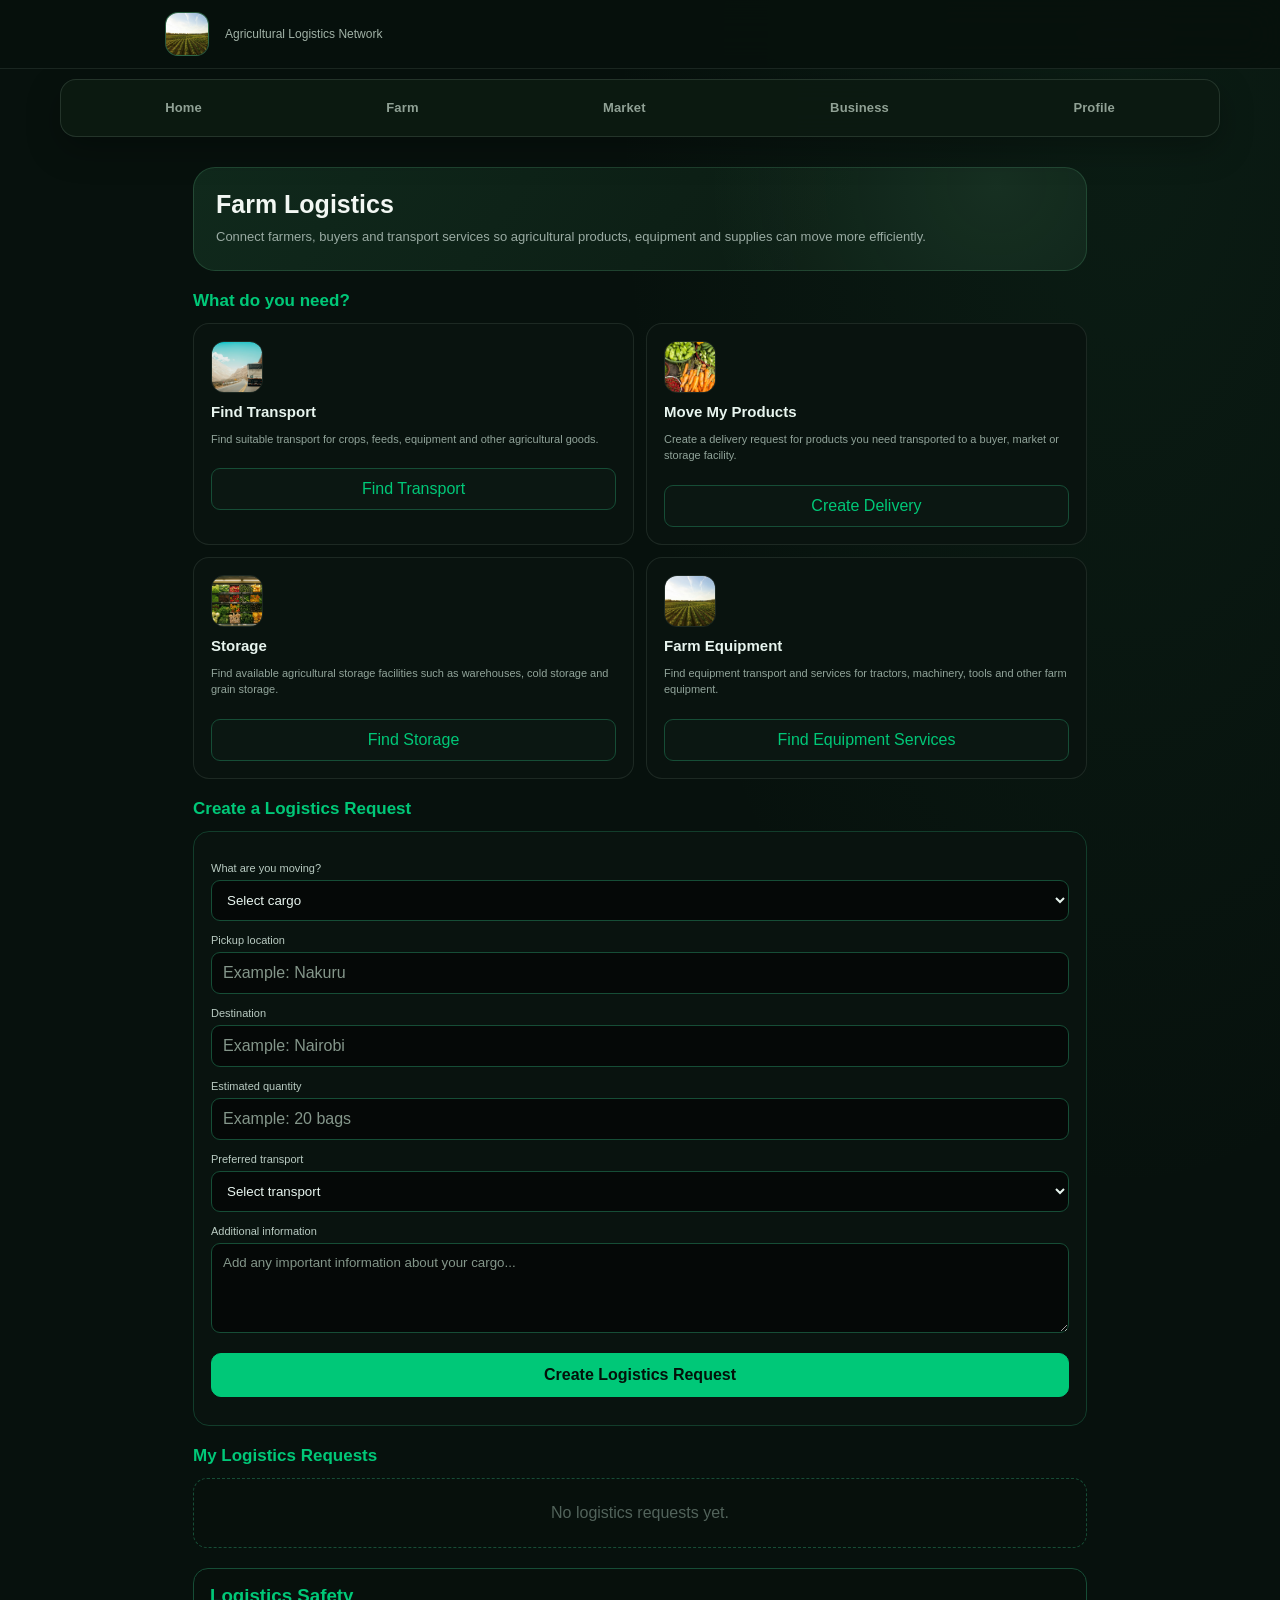
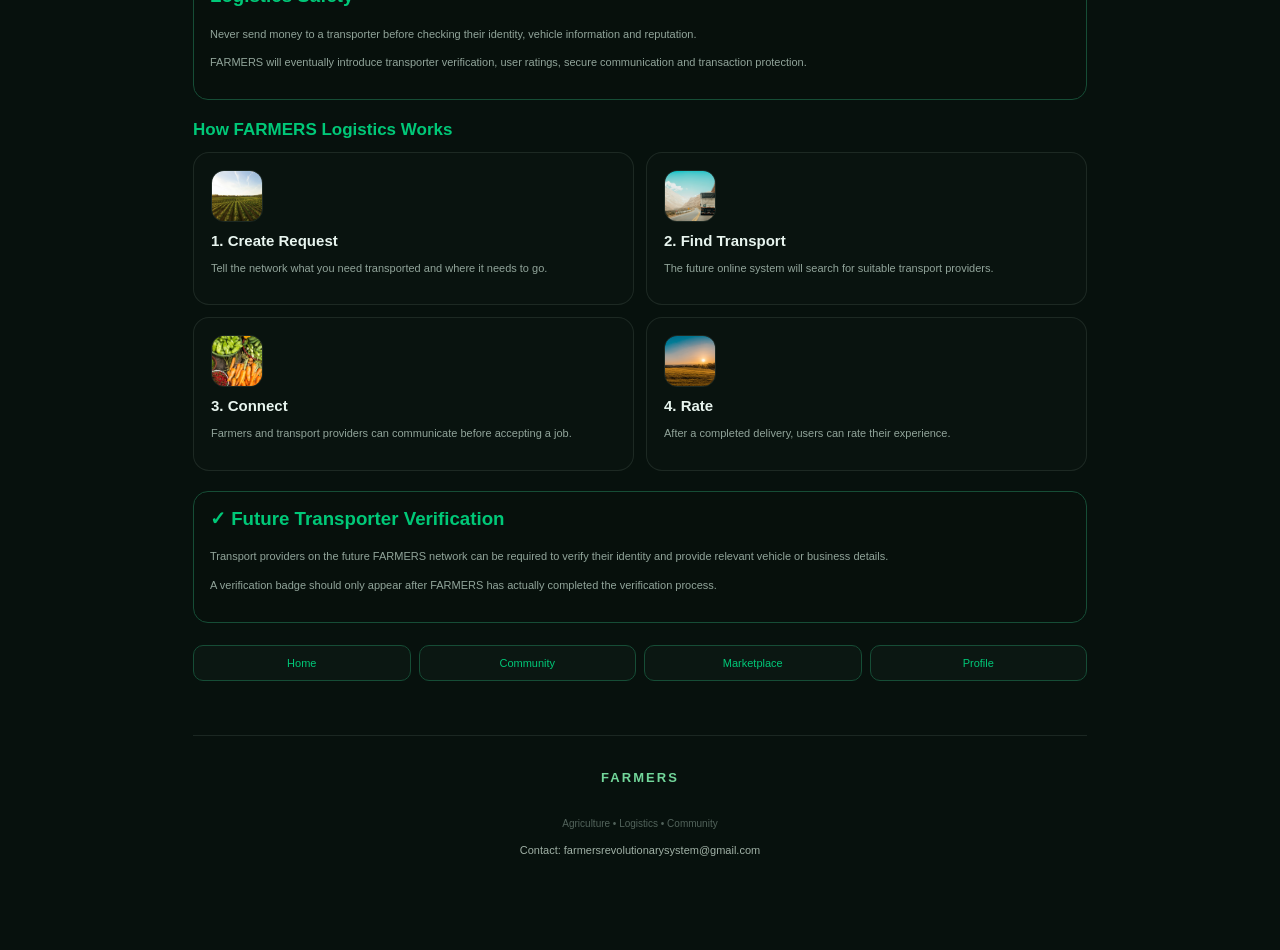
<file: logistics.html>
<!DOCTYPE html>
<html lang="en">

<head>

<meta charset="UTF-8">

<meta name="viewport"
content="width=device-width, initial-scale=1.0">

<title>FARMERS - Logistics</title>

<style>

* {
    box-sizing: border-box;
}

body {
    margin: 0;
    background: #050807;
    color: #e8f5ef;
    font-family: Arial, sans-serif;
}

.header {
    background: #07100c;
    border-bottom: 1px solid #164d36;
    padding: 18px;
}

.header-inner {
    max-width: 950px;
    margin: auto;
}

.logo {
    color: #00c878;
    font-size: 24px;
    font-weight: bold;
}

.subtitle {
    color: #718078;
    font-size: 12px;
    margin-top: 5px;
}

.container {
    max-width: 950px;
    margin: auto;
    padding: 16px;
}

.hero {
    background: linear-gradient(
        135deg,
        #0b2117,
        #07100c
    );

    border: 1px solid #164d36;
    border-radius: 18px;
    padding: 22px;
    margin-bottom: 16px;
}

.hero h1 {
    color: #00c878;
    margin: 0 0 8px;
    font-size: 25px;
}

.hero p {
    color: #9aaba3;
    font-size: 13px;
    line-height: 1.6;
    margin: 0;
}

.section-title {
    color: #00c878;
    font-size: 17px;
    margin: 20px 0 12px;
}

.logistics-grid {
    display: grid;
    grid-template-columns:
        repeat(2, 1fr);
    gap: 12px;
}

.logistics-card {
    background: #09130f;
    border: 1px solid #123d2b;
    border-radius: 16px;
    padding: 17px;
}

.logistics-icon {
    font-size: 30px;
    margin-bottom: 10px;
}

.logistics-card h3 {
    margin: 0 0 7px;
    color: #e8f5ef;
    font-size: 15px;
}

.logistics-card p {
    color: #91a49a;
    font-size: 11px;
    line-height: 1.5;
}

.logistics-button {
    width: 100%;
    margin-top: 10px;
    padding: 11px;
    border-radius: 9px;
    border: 1px solid #164d36;
    background: #0b1712;
    color: #00c878;
    cursor: pointer;
}

.logistics-button:hover {
    background: #00c878;
    color: #031109;
}

@media (max-width: 600px) {

    .logistics-grid {
        grid-template-columns: 1fr;
    }

}

</style>

<link rel="stylesheet" href="style.css">

</head>


<body>


<header class="header">

<div class="header-inner">

<div class="logo">
<a href="index.html" style="display:block;width:44px;height:44px;"><img class="logo-image" src="crop-rows.jpg" alt="FARMERS logo"></a>
</div>

<div class="subtitle">
Agricultural Logistics Network
</div>

</div>

</header>

<nav class="primary-nav" aria-label="Primary navigation">
    <a href="index.html" class="primary-nav-item"><span>Home</span></a>
    <a href="farm-hub.html" class="primary-nav-item"><span>Farm</span></a>
    <a href="marketplace.html" class="primary-nav-item"><span>Market</span></a>
    <a href="agribusiness.html" class="primary-nav-item"><span>Business</span></a>
    <a href="profile.html" class="primary-nav-item"><span>Profile</span></a>
</nav>

<main class="container">


<section class="hero">

<h1>
Farm Logistics
</h1>

<p>
Connect farmers, buyers and transport
services so agricultural products,
equipment and supplies can move more
efficiently.
</p>

</section>


<h2 class="section-title">
What do you need?
</h2>


<div class="logistics-grid">


<div class="logistics-card">

<div class="logistics-icon">
<img src="transport-truck.jpg" alt="" loading="lazy">
</div>

<h3>
Find Transport
</h3>

<p>
Find suitable transport for crops,
feeds, equipment and other agricultural
goods.
</p>

<button
class="logistics-button"
data-action="transport">

Find Transport
</button>

</div>


<div class="logistics-card">

<div class="logistics-icon">
<img src="market-produce.jpg" alt="" loading="lazy">
</div>

<h3>
Move My Products
</h3>

<p>
Create a delivery request for products
you need transported to a buyer,
market or storage facility.
</p>

<button
class="logistics-button"
data-action="delivery">

Create Delivery
</button>

</div>


<div class="logistics-card">

<div class="logistics-icon">
<img src="fresh-produce.jpg" alt="" loading="lazy">
</div>

<h3>
Storage
</h3>

<p>
Find available agricultural storage
facilities such as warehouses,
cold storage and grain storage.
</p>

<button
class="logistics-button"
data-action="storage">

Find Storage
</button>

</div>


<div class="logistics-card">

<div class="logistics-icon">
<img src="crop-rows.jpg" alt="" loading="lazy">
</div>

<h3>
Farm Equipment
</h3>

<p>
Find equipment transport and
services for tractors, machinery,
tools and other farm equipment.
</p>

<button
class="logistics-button"
data-action="equipment">

Find Equipment Services
</button>

</div>


</div>
<!-- =========================
     LOGISTICS REQUEST
========================= -->

<section class="request-section">

<h2 class="section-title">
Create a Logistics Request
</h2>

<div class="request-card">

<label>
What are you moving?
</label>

<select id="cargoType">

<option value="">
Select cargo
</option>

<option value="crops">
Crops
</option>

<option value="livestock">
Livestock
</option>

<option value="feeds">
Animal Feeds
</option>

<option value="equipment">
Farm Equipment
</option>

<option value="fertilizer">
Fertilizer / Inputs
</option>

<option value="other">
Other
</option>

</select>


<label>
Pickup location
</label>

<input
id="pickupLocation"
type="text"
placeholder="Example: Nakuru">


<label>
Destination
</label>

<input
id="destination"
type="text"
placeholder="Example: Nairobi">


<label>
Estimated quantity
</label>

<input
id="cargoQuantity"
type="text"
placeholder="Example: 20 bags">


<label>
Preferred transport
</label>

<select id="transportType">

<option value="">
Select transport
</option>

<option value="pickup">
Pickup
</option>

<option value="truck">
Truck
</option>

<option value="lorry">
Lorry
</option>

<option value="refrigerated">
Refrigerated Transport
</option>

<option value="livestock">
Livestock Transport
</option>

</select>


<label>
Additional information
</label>

<textarea
id="cargoNotes"
placeholder="Add any important information about your cargo..."
></textarea>


<button
id="createRequest"
class="primary-button">

Create Logistics Request

</button>


<p
id="requestMessage"
class="request-message">
</p>

</div>

</section>


<!-- =========================
     ACTIVE REQUESTS
========================= -->

<section>

<h2 class="section-title">
My Logistics Requests
</h2>

<div
id="requestList"
class="request-list">

<div class="empty-state">

No logistics requests yet.

</div>

</div>

</section>


<!-- =========================
     LOGISTICS SAFETY
========================= -->

<section class="safety-box">

<h3>
Logistics Safety
</h3>

<p>
Never send money to a transporter
before checking their identity,
vehicle information and reputation.
</p>

<p>
FARMERS will eventually introduce
transporter verification, user ratings,
secure communication and transaction
protection.
</p>

</section>
<!-- =========================
     REQUEST CARDS
========================= -->

<style>

.request-section {
    margin-top: 20px;
}

.request-card {
    background: #09130f;
    border: 1px solid #123d2b;
    border-radius: 16px;
    padding: 17px;
}

.request-card label {
    display: block;
    color: #b9cbc2;
    font-size: 11px;
    margin-top: 13px;
    margin-bottom: 6px;
}

.request-card input,
.request-card select,
.request-card textarea {
    width: 100%;
    padding: 11px;
    border-radius: 9px;
    border: 1px solid #164d36;
    background: #050807;
    color: #e8f5ef;
    outline: none;
    font-family: Arial, sans-serif;
}

.request-card textarea {
    min-height: 90px;
    resize: vertical;
}

.request-card input:focus,
.request-card select:focus,
.request-card textarea:focus {
    border-color: #00c878;
}

.primary-button {
    width: 100%;
    margin-top: 16px;
    padding: 12px;
    border-radius: 10px;
    border: 1px solid #00c878;
    background: #00c878;
    color: #031109;
    font-weight: bold;
    cursor: pointer;
}

.primary-button:hover {
    background: #18e28e;
}

.request-message {
    color: #00c878;
    font-size: 11px;
    line-height: 1.5;
}

.request-list {
    display: grid;
    gap: 10px;
}

.request-item {
    background: #09130f;
    border: 1px solid #123d2b;
    border-radius: 14px;
    padding: 15px;
}

.request-title {
    color: #00c878;
    font-weight: bold;
    font-size: 13px;
}

.request-route {
    margin-top: 8px;
    color: #e8f5ef;
    font-size: 12px;
}

.request-details {
    margin-top: 8px;
    color: #91a49a;
    font-size: 11px;
    line-height: 1.6;
}

.status {
    display: inline-block;
    margin-top: 10px;
    padding: 5px 8px;
    border-radius: 7px;
    background: rgba(0,200,120,.08);
    border: 1px solid rgba(0,200,120,.2);
    color: #00c878;
    font-size: 10px;
}

.delete-request {
    margin-top: 10px;
    padding: 8px 10px;
    border-radius: 8px;
    background: #0b1712;
    border: 1px solid #164d36;
    color: #83938b;
    cursor: pointer;
    font-size: 10px;
}

.delete-request:hover {
    border-color: #00c878;
    color: #00c878;
}

.empty-state {
    padding: 25px;
    text-align: center;
    color: #52635b;
    background: #07100c;
    border: 1px dashed #164d36;
    border-radius: 14px;
}

.safety-box {
    margin-top: 20px;
    padding: 16px;
    background: #07100c;
    border: 1px solid #164d36;
    border-radius: 15px;
}

.safety-box h3 {
    margin-top: 0;
    color: #00c878;
}

.safety-box p {
    color: #91a49a;
    font-size: 11px;
    line-height: 1.6;
}

</style>


<!-- =========================
     LOGISTICS INFORMATION
========================= -->

<section>

<h2 class="section-title">
How FARMERS Logistics Works
</h2>


<div class="logistics-grid">


<div class="logistics-card">

<div class="logistics-icon">
<img src="crop-rows.jpg" alt="" loading="lazy">
</div>

<h3>
1. Create Request
</h3>

<p>
Tell the network what you need
transported and where it needs to go.
</p>

</div>


<div class="logistics-card">

<div class="logistics-icon">
<img src="transport-truck.jpg" alt="" loading="lazy">
</div>

<h3>
2. Find Transport
</h3>

<p>
The future online system will search
for suitable transport providers.
</p>

</div>


<div class="logistics-card">

<div class="logistics-icon">
<img src="market-produce.jpg" alt="" loading="lazy">
</div>

<h3>
3. Connect
</h3>

<p>
Farmers and transport providers can
communicate before accepting a job.
</p>

</div>


<div class="logistics-card">

<div class="logistics-icon">
<img src="sunset-field.jpg" alt="" loading="lazy">
</div>

<h3>
4. Rate
</h3>

<p>
After a completed delivery, users can
rate their experience.
</p>

</div>


</div>

</section>


<!-- =========================
     FUTURE VERIFICATION
========================= -->

<section class="safety-box">

<h3>
✓ Future Transporter Verification
</h3>

<p>
Transport providers on the future
FARMERS network can be required to
verify their identity and provide
relevant vehicle or business details.
</p>

<p>
A verification badge should only appear
after FARMERS has actually completed
the verification process.
</p>

</section>
<!-- =========================
     LOGISTICS JAVASCRIPT
========================= -->

<script>

/* =========================
   STORAGE
========================= */

let logisticsRequests =
    JSON.parse(
        localStorage.getItem(
            "farmersLogisticsRequests"
        )
    ) || [];


/* =========================
   ELEMENTS
========================= */

const cargoType =
    document.getElementById(
        "cargoType"
    );

const pickupLocation =
    document.getElementById(
        "pickupLocation"
    );

const destination =
    document.getElementById(
        "destination"
    );

const cargoQuantity =
    document.getElementById(
        "cargoQuantity"
    );

const transportType =
    document.getElementById(
        "transportType"
    );

const cargoNotes =
    document.getElementById(
        "cargoNotes"
    );

const requestMessage =
    document.getElementById(
        "requestMessage"
    );

const requestList =
    document.getElementById(
        "requestList"
    );


/* =========================
   SAVE
========================= */

function saveRequests() {

    localStorage.setItem(
        "farmersLogisticsRequests",
        JSON.stringify(
            logisticsRequests
        )
    );

}


/* =========================
   DISPLAY REQUESTS
========================= */

function displayRequests() {

    requestList.innerHTML = "";


    if (
        logisticsRequests.length === 0
    ) {

        requestList.innerHTML = `
        
        <div class="empty-state">
        
        No logistics requests yet.
        
        </div>
        
        `;

        return;

    }


    logisticsRequests
        .slice()
        .reverse()
        .forEach(
            function(request) {

                const item =
                    document.createElement(
                        "div"
                    );


                item.className =
                    "request-item";


                item.innerHTML = `

                <div class="request-title">

                    ${request.cargo}

                </div>


                <div class="request-route">

                    Pickup: ${request.pickup}

                    →

                    Destination: ${request.destination}

                </div>


                <div class="request-details">

                    Quantity:
                    ${request.quantity}

                    <br>

                    Transport:
                    ${request.transport}

                    <br>

                    ${request.notes || "No additional notes"}

                    <br>

                    Created:
                    ${request.date}

                </div>


                <span class="status">

                    ${request.status}

                </span>


                <br>


                <button
                    class="delete-request"
                    data-id="${request.id}">

                    Delete Request

                </button>

                `;


                requestList.appendChild(
                    item
                );

            }
        );


    document
        .querySelectorAll(
            ".delete-request"
        )
        .forEach(
            function(button) {

                button.addEventListener(
                    "click",
                    function() {

                        const id =
                            button.dataset.id;


                        logisticsRequests =
                            logisticsRequests
                                .filter(
                                    function(request) {

                                        return String(
                                            request.id
                                        ) !== String(id);

                                    }
                                );


                        saveRequests();

                        displayRequests();

                    }
                );

            }
        );

}


/* =========================
   CREATE REQUEST
========================= */

document
    .getElementById(
        "createRequest"
    )
    .addEventListener(
        "click",
        function() {

            const cargo =
                cargoType.value;

            const pickup =
                pickupLocation.value
                    .trim();

            const destinationValue =
                destination.value
                    .trim();

            const quantity =
                cargoQuantity.value
                    .trim();

            const transport =
                transportType.value;

            const notes =
                cargoNotes.value
                    .trim();


            if (
                !cargo ||
                !pickup ||
                !destinationValue ||
                !quantity ||
                !transport
            ) {

                requestMessage.textContent =
                    "Please complete all required fields.";

                return;

            }


            const request = {

                id:
                    Date.now(),

                cargo:
                    cargoType.options[
                        cargoType.selectedIndex
                    ].text,

                pickup:
                    pickup,

                destination:
                    destinationValue,

                quantity:
                    quantity,

                transport:
                    transportType.options[
                        transportType.selectedIndex
                    ].text,

                notes:
                    notes,

                status:
                    "Waiting for transport",

                date:
                    new Date()
                        .toLocaleString()

            };


            logisticsRequests.push(
                request
            );


            saveRequests();

            displayRequests();


            requestMessage.textContent =
                "✓ Logistics request created.";


            cargoType.value = "";

            pickupLocation.value = "";

            destination.value = "";

            cargoQuantity.value = "";

            transportType.value = "";

            cargoNotes.value = "";

        }
    );


/* =========================
   QUICK ACTIONS
========================= */

document
    .querySelectorAll(
        ".logistics-button"
    )
    .forEach(
        function(button) {

            button.addEventListener(
                "click",
                function() {

                    const action =
                        button.dataset.action;


                    if (
                        action ===
                        "transport"
                    ) {

                        document
                            .getElementById(
                                "cargoType"
                            )
                            .focus();

                        return;

                    }


                    if (
                        action ===
                        "delivery"
                    ) {

                        document
                            .getElementById(
                                "createRequest"
                            )
                            .scrollIntoView({
                                behavior:
                                    "smooth"
                            });

                        return;

                    }


                    if (
                        action ===
                        "storage"
                    ) {

                        alert(
                            "FARMERS Storage Network\n\n" +
                            "Storage listings will be connected " +
                            "to the online marketplace later."
                        );

                        return;

                    }


                    if (
                        action ===
                        "equipment"
                    ) {

                        alert(
                            "FARMERS Equipment Services\n\n" +
                            "Equipment transport and service " +
                            "providers will be added to the " +
                            "online network later."
                        );

                    }

                }
            );

        }
    );


/* =========================
   INITIALIZE
========================= */

displayRequests();


console.log(
    "FARMERS Logistics loaded successfully."
);

</script>


<!-- =========================
     NAVIGATION
========================= -->

<div class="navigation">

<button
onclick="location.href='index.html'">

Home

</button>


<button
onclick="location.href='community.html'">

Community

</button>


<button
onclick="location.href='marketplace.html'">

Marketplace

</button>


<button
onclick="location.href='profile.html'">

Profile

</button>

</div>


<footer>

<strong>
FARMERS
</strong>

<br>

Agriculture • Logistics • Community

<p>
Contact:
<a href="mailto:farmersrevolutionarysystem@gmail.com">
farmersrevolutionarysystem@gmail.com
</a>
</p>

</footer>


<style>

.navigation {

    display: grid;

    grid-template-columns:
        repeat(4, 1fr);

    gap: 8px;

    margin-top: 22px;

}

.navigation button {

    padding: 11px 5px;

    background: #0b1712;

    color: #00c878;

    border: 1px solid #164d36;

    border-radius: 10px;

    cursor: pointer;

    font-size: 11px;

}

.navigation button:hover {

    background: #00c878;

    color: #031109;

}

footer {

    text-align: center;

    color: #52635b;

    font-size: 10px;

    line-height: 1.8;

    padding: 30px 10px;

}


@media (max-width: 500px) {

    .navigation {

        grid-template-columns:
            repeat(2, 1fr);

    }

}

</style>


</main>

</body>

</html>
</file>
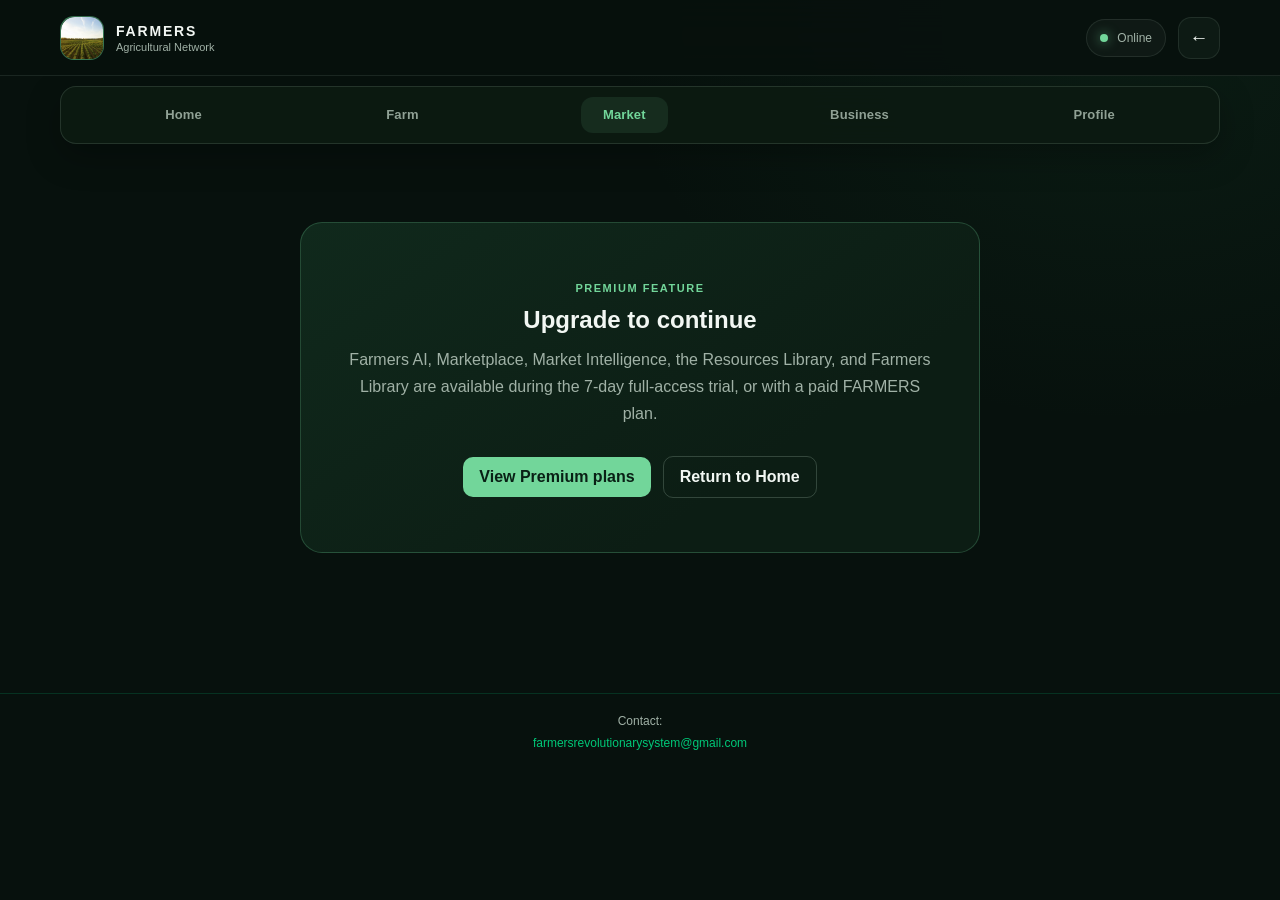
<file: market-intelligence.html>
<!DOCTYPE html>
<html lang="en">

<head>

<meta charset="UTF-8">

<meta
    name="viewport"
    content="width=device-width, initial-scale=1.0"
>

<title>Market Intelligence | FARMERS</title>

<link
    rel="stylesheet"
    href="style.css"
>

<style>

/* =========================
   MARKET INTELLIGENCE
========================= */

.intel-page {

    width: min(950px,100%);

    margin: auto;

    padding: 25px 17px 100px;
}


.intel-back {

    margin-bottom: 20px;
}


.intel-back a {

    color: var(--muted);

    font-size: 12px;
}


/* HERO */

.intel-hero {

    padding: 25px;

    border-radius: 20px;

    background:
        linear-gradient(
            135deg,
            rgba(0,200,120,.15),
            rgba(0,0,0,.08)
        );

    border:
        1px solid
        rgba(0,255,156,.22);

    margin-bottom: 20px;
}


.intel-label {

    color: var(--emerald);

    font-size: 9px;

    letter-spacing: 2px;

    font-weight: bold;
}


.intel-hero h1 {

    font-size:
        clamp(28px,8vw,46px);

    margin-top: 8px;
}


.intel-hero h1 span {

    color: var(--emerald);
}


.intel-hero p {

    color: var(--muted);

    font-size: 12px;

    line-height: 1.6;

    margin-top: 9px;
}


/* SEARCH */

.intel-search {

    display: flex;

    align-items: center;

    gap: 7px;

    background: var(--card);

    border:
        1px solid
        var(--border);

    border-radius: 13px;

    padding: 7px;

    margin-bottom: 20px;
}


.intel-search span {

    padding-left: 8px;
}


.intel-search input {

    flex: 1;

    min-width: 0;

    background: none;

    border: none;

    outline: none;

    color: white;

    padding: 10px 0;
}


.intel-search button {

    border: none;

    background: var(--emerald);

    color: #001b0f;

    border-radius: 9px;

    padding: 10px 13px;

    font-weight: bold;
}


/* FILTERS */

.intel-filters {

    display: flex;

    gap: 8px;

    overflow-x: auto;

    margin-bottom: 25px;

    padding-bottom: 4px;
}


.intel-filter {

    flex-shrink: 0;

    padding: 8px 13px;

    border-radius: 20px;

    border:
        1px solid
        var(--border);

    background: var(--card);

    color: var(--muted);

    font-size: 10px;
}


.intel-filter.active {

    color: var(--emerald);

    background:
        rgba(0,200,120,.08);

    border-color:
        rgba(0,255,156,.3);
}


/* SECTION */

.intel-section {

    margin-top: 28px;
}


.intel-heading {

    margin-bottom: 13px;
}


.intel-heading span {

    color: var(--emerald);

    font-size: 9px;

    letter-spacing: 1.5px;

    font-weight: bold;
}


.intel-heading h2 {

    font-size: 20px;

    margin-top: 5px;
}


/* MARKET CARDS */

.market-data-grid {

    display: grid;

    grid-template-columns:
        repeat(2,1fr);

    gap: 10px;
}


.market-data-card {

    background: var(--card);

    border:
        1px solid
        var(--border);

    border-radius: 15px;

    padding: 15px;
}


.market-data-card .crop {

    font-size: 25px;
}


.market-data-card strong {

    display: block;

    font-size: 13px;

    margin-top: 7px;
}


.market-location {

    color: var(--muted);

    font-size: 9px;

    margin-top: 3px;
}


.market-price {

    color: var(--emerald);

    font-size: 17px;

    font-weight: bold;

    margin-top: 10px;
}


.market-change {

    font-size: 9px;

    margin-top: 5px;

    color: #8a9b92;
}


.market-change.up {

    color: #00c878;
}


.market-change.down {

    color: #ff7373;
}


/* OPPORTUNITY */

.opportunity {

    background:
        rgba(0,200,120,.05);

    border:
        1px solid
        rgba(0,255,156,.2);

    border-radius: 16px;

    padding: 18px;
}


.opportunity-title {

    color: var(--emerald);

    font-size: 10px;

    font-weight: bold;

    letter-spacing: 1px;
}


.opportunity h3 {

    font-size: 17px;

    margin-top: 7px;
}


.opportunity p {

    color: var(--muted);

    font-size: 10px;

    line-height: 1.5;

    margin-top: 6px;
}


/* SCORE */

.score {

    display: flex;

    align-items: center;

    gap: 10px;

    margin-top: 14px;
}


.score-bar {

    flex: 1;

    height: 7px;

    border-radius: 10px;

    background:
        rgba(255,255,255,.06);

    overflow: hidden;
}


.score-fill {

    height: 100%;

    width: 78%;

    background: var(--emerald);

    border-radius: 10px;
}


.score-value {

    color: var(--emerald);

    font-size: 12px;

    font-weight: bold;
}


/* RESPONSIVE */

@media (min-width:700px) {

    .market-data-grid {

        grid-template-columns:
            repeat(4,1fr);
    }

}

</style>

<link rel="stylesheet" href="style.css">

</head>


<body>


<header class="topbar">

<a
    href="index.html"
    class="brand"
>

<div class="logo">
    <img class="logo-image" src="crop-rows.jpg" alt="FARMERS logo">
</div>

<div class="brand-text">

<strong>
    FARMERS
</strong>

<span>
    Agricultural Network
</span>

</div>

</a>


<div class="top-actions">

<span class="status-btn">

<span class="status-dot"></span>

<span id="statusText">
    Online
</span>

</span>


<a
    href="index.html"
    class="menu-btn"
    style="
        display:flex;
        align-items:center;
        justify-content:center;
    "
>
    ←
</a>

</div>

</header>

<nav class="primary-nav" aria-label="Primary navigation">
    <a href="index.html" class="primary-nav-item"><span>Home</span></a>
    <a href="farm-hub.html" class="primary-nav-item"><span>Farm</span></a>
    <a href="marketplace.html" class="primary-nav-item active" aria-current="page"><span>Market</span></a>
    <a href="agribusiness.html" class="primary-nav-item"><span>Business</span></a>
    <a href="profile.html" class="primary-nav-item"><span>Profile</span></a>
</nav>

<main class="intel-page">


<div class="intel-back">

<a href="index.html">
    ← Back to Dashboard
</a>

</div>


<!-- HERO -->

<section class="intel-hero">

<span class="intel-label">
    AGRICULTURAL MARKET INTELLIGENCE
</span>

<h1>

Know the
<span>
    market.
</span>

Make better decisions.

</h1>

<p>

Explore agricultural prices,
market movements and potential
opportunities to help you make
better production and selling
decisions.

</p>

</section>


<!-- SEARCH -->

<div class="intel-search">

<span>
</span>

<input
    id="intelSearch"
    type="search"
    placeholder="Search maize, tomatoes, milk..."
>

<button id="intelSearchButton">
    Search
</button>

</div>


<!-- FILTERS -->

<div class="intel-filters">

<button
    class="intel-filter active"
    data-filter="all"
>
    All
</button>

<button
    class="intel-filter"
    data-filter="crops"
>
    Crops
</button>

<button
    class="intel-filter"
    data-filter="livestock"
>
    Livestock
</button>

<button
    class="intel-filter"
    data-filter="dairy"
>
Dairy
</button>

<button
    class="intel-filter"
    data-filter="poultry"
>
    Poultry
</button>

</div>
<!-- MARKET PRICES -->

<section class="intel-section">

<div class="intel-heading">

<span>
    MARKET SNAPSHOT
</span>

<h2>
    Example market data
</h2>

</div>


<div
    class="market-data-grid"
    id="marketData"
>


<!-- MAIZE -->

<div
    class="market-data-card"
    data-category="crops"
    data-name="maize"
>

<div class="crop">
    <img src="crop-rows.jpg" alt="" loading="lazy">
</div>

<strong>
    Maize
</strong>

<div class="market-location">
    Example location
</div>

<div class="market-price">
    KSh 4,500
</div>

<div class="market-change up">
    ↑ Example trend
</div>

</div>


<!-- TOMATO -->

<div
    class="market-data-card"
    data-category="crops"
    data-name="tomatoes"
>

<div class="crop">
    <img src="market-produce.jpg" alt="" loading="lazy">
</div>

<strong>
    Tomatoes
</strong>

<div class="market-location">
    Example location
</div>

<div class="market-price">
    KSh 3,000
</div>

<div class="market-change up">
    ↑ Example trend
</div>

</div>


<!-- MILK -->

<div
    class="market-data-card"
    data-category="dairy"
    data-name="milk"
>

<div class="crop">
    <img src="dairy-cow.jpg" alt="" loading="lazy">
</div>

<strong>
    Milk
</strong>

<div class="market-location">
    Example location
</div>

<div class="market-price">
    KSh 55
</div>

<div class="market-change">
    → Example trend
</div>

</div>


<!-- CHICKEN -->

<div
    class="market-data-card"
    data-category="poultry"
    data-name="chicken"
>

<div class="crop">
    <img src="poultry.jpg" alt="" loading="lazy">
</div>

<strong>
    Chicken
</strong>

<div class="market-location">
    Example location
</div>

<div class="market-price">
    KSh 650
</div>

<div class="market-change down">
    ↓ Example trend
</div>

</div>


</div>

</section>


<!-- OPPORTUNITY -->

<section class="intel-section">

<div class="intel-heading">

<span>
    FARMERS INSIGHT
</span>

<h2>
    Potential opportunity
</h2>

</div>


<div class="opportunity">

<div class="opportunity-title">
    OPPORTUNITY SCORE
</div>

<h3>
    Diversified vegetable production
</h3>

<p>

A diversified production strategy
may reduce dependence on one
crop and give farmers more
selling opportunities.

</p>


<div class="score">

<div class="score-bar">

<div class="score-fill"></div>

</div>

<div class="score-value">
    78/100
</div>

</div>

</div>

</section>


<!-- PRICE COMPARISON -->

<section class="intel-section">

<div class="intel-heading">

<span>
    DECISION SUPPORT
</span>

<h2>
    Compare markets
</h2>

</div>


<div class="opportunity">

<p style="
    margin-top:0;
">

Different buyers and locations
can offer different prices.
Always compare the actual
selling price, transport,
storage and other costs before
choosing a market.

</p>


<button
    id="compareButton"
    style="
        margin-top:13px;
        padding:10px 13px;
        border:none;
        border-radius:9px;
        background:#00c878;
        color:#001b0f;
        font-size:10px;
        font-weight:bold;
    "
>

Compare Markets

</button>

</div>

</section>


<!-- DATA STATUS -->

<section class="intel-section">

<div
    class="opportunity"
    id="dataStatus"
>

<div class="opportunity-title">
    DATA STATUS
</div>

<p>

You are currently viewing
prototype marketplace data.
When FARMERS is connected to
a live agricultural data source,
this section can display
updated information.

</p>

</div>

</section>


</main>


<!-- BOTTOM NAV -->

<nav class="bottom-nav">


<a
    href="index.html"
    class="bottom-item"
>

<span>
    ⌂
</span>

<small>
    Home
</small>

</a>


<a
    href="farm-hub.html"
    class="bottom-item"
>

<span>
    Farm
</span>

<small>
    Farm
</small>

</a>


<a
    href="marketplace.html"
    class="bottom-item market"
>

<span>
    Market
</span>

<small>
    Market
</small>

</a>


<a
    href="agribusiness.html"
    class="bottom-item"
>

<span>
    ▥
</span>

<small>
    Business
</small>

</a>


<a
    href="profile.html"
    class="bottom-item"
>

<span>
    Profile
</span>

<small>
    Profile
</small>

</a>


</nav>
<script>

/* =========================
   CONNECTION
========================= */

function updateConnection() {

    const status =
        document.getElementById(
            "statusText"
        );

    const dataStatus =
        document.getElementById(
            "dataStatus"
        );


    const online =
        navigator.onLine;


    status.textContent =
        online
        ? "Online"
        : "Offline";


    if (online) {

        dataStatus.innerHTML = `

            <div class="opportunity-title">
                DATA STATUS
            </div>

            <p>

                You are online.
                Broader market information
                can be loaded when FARMERS
                is connected to a live data
                service.

            </p>

        `;

    } else {

        dataStatus.innerHTML = `

            <div class="opportunity-title">
                OFFLINE MODE
            </div>

            <p>

                You are offline.
                Showing locally available
                market information.

                <br><br>

                Reconnect to access broader
                online information.

            </p>

        `;

    }

}


updateConnection();


window.addEventListener(
    "online",
    updateConnection
);


window.addEventListener(
    "offline",
    updateConnection
);


/* =========================
   FILTERS
========================= */

const filters =
    document.querySelectorAll(
        ".intel-filter"
    );


const marketCards =
    document.querySelectorAll(
        ".market-data-card"
    );


filters.forEach(filter => {

    filter.addEventListener(
        "click",
        () => {

            filters.forEach(item => {

                item.classList.remove(
                    "active"
                );

            });


            filter.classList.add(
                "active"
            );


            const category =
                filter.dataset.filter;


            marketCards.forEach(card => {

                if (
                    category === "all" ||
                    card.dataset.category === category
                ) {

                    card.style.display =
                        "";

                } else {

                    card.style.display =
                        "none";

                }

            });

        }
    );

});


/* =========================
   SEARCH
========================= */

const searchInput =
    document.getElementById(
        "intelSearch"
    );


const searchButton =
    document.getElementById(
        "intelSearchButton"
    );


function searchMarket() {

    const query =
        searchInput.value
            .trim()
            .toLowerCase();


    if (!query) {

        marketCards.forEach(card => {

            card.style.display =
                "";

        });

        return;

    }


    let found = 0;


    marketCards.forEach(card => {

        const name =
            card.dataset.name
                .toLowerCase();


        if (
            name.includes(query)
        ) {

            card.style.display =
                "";

            found++;

        } else {

            card.style.display =
                "none";

        }

    });


    if (!found) {

        alert(

            "No local market information found.\n\n" +

            (
                navigator.onLine

                ? "You are online. Broader search can be added when FARMERS connects to a live market-data service."

                : "You are offline. Connect to the internet for broader information."

            )

        );

    }

}


searchButton.addEventListener(
    "click",
    searchMarket
);


searchInput.addEventListener(
    "keydown",
    event => {

        if (
            event.key === "Enter"
        ) {

            searchMarket();

        }

    }
);


/* =========================
   MARKET COMPARISON
========================= */

document
    .getElementById(
        "compareButton"
    )
    .addEventListener(
        "click",
        () => {

            const crop =
                prompt(
                    "What product would you like to compare?"
                );


            if (
                !crop ||
                !crop.trim()
            ) {

                return;

            }


            alert(

                "MARKET COMPARISON\n\n" +

                "Product: " +
                crop +

                "\n\n" +

                "The full comparison system will eventually compare:\n\n" +

                "• Market price\n" +

                "• Buyer price\n" +

                "• Transport cost\n" +

                "• Storage cost\n" +

                "• Expected profit\n\n" +

                "This will help calculate the most profitable market."

            );

        }
    );

</script>
<script src="plan-access.js"></script>

<footer style="margin:32px auto 0;padding:20px 12px 90px;border-top:1px solid rgba(0,200,120,.18);text-align:center;color:#a0b1a6;font:12px Arial,sans-serif;">
    Contact:
    <a style="color:#00c878;" href="mailto:farmersrevolutionarysystem@gmail.com">farmersrevolutionarysystem@gmail.com</a>
</footer>

</body>

</html>
</file>
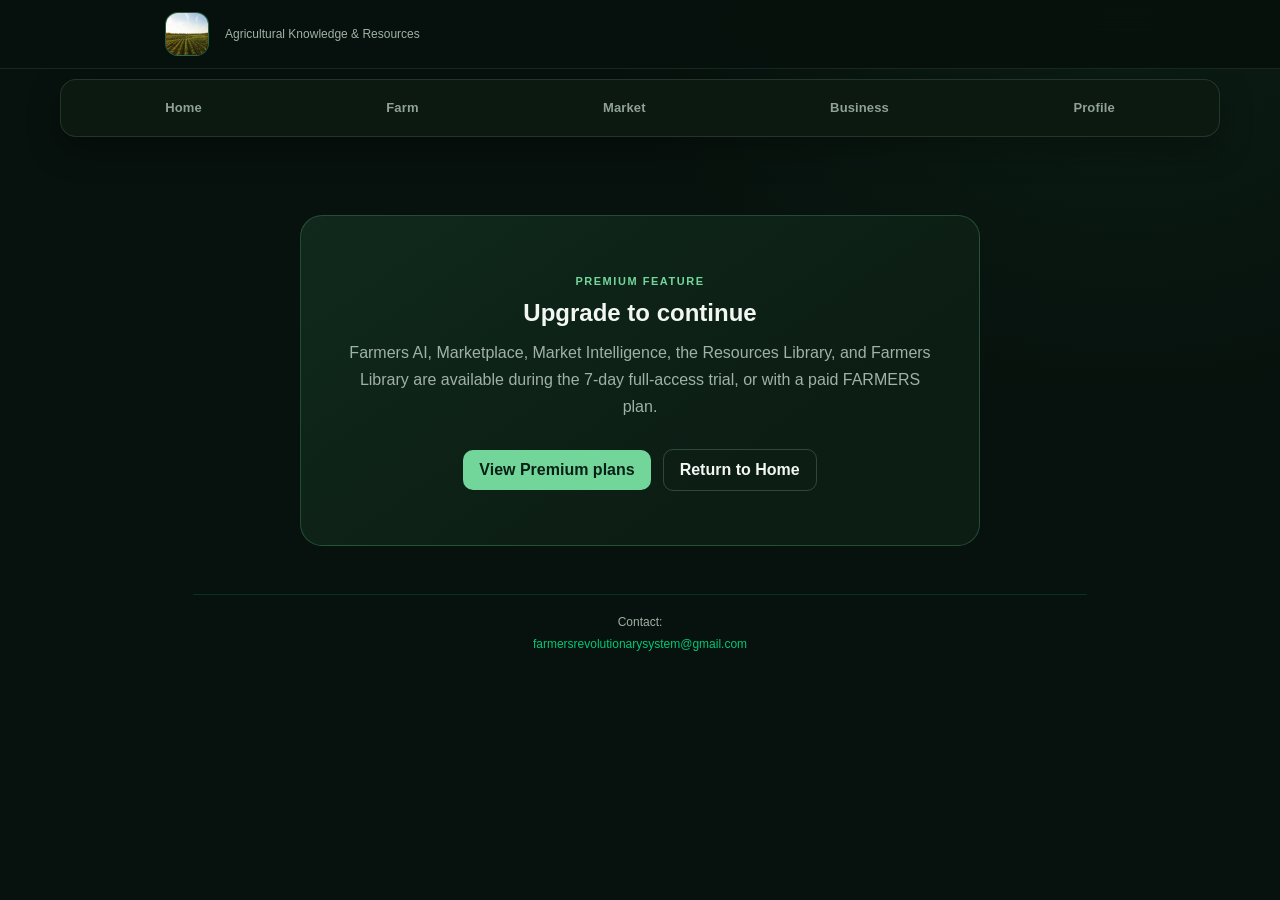
<file: resources.html>
<!DOCTYPE html>
<html lang="en">

<head>

<meta charset="UTF-8">

<meta name="viewport"
content="width=device-width, initial-scale=1.0">

<title>FARMERS - Resources</title>


<style>

/* =========================
   FARMERS RESOURCES
========================= */

* {
    box-sizing: border-box;
}


body {

    margin: 0;

    background: #050807;

    color: #e8f5ef;

    font-family:
        Arial,
        sans-serif;

}


/* =========================
   HEADER
========================= */

.header {

    background: #07100c;

    border-bottom:
        1px solid #164d36;

    padding: 18px;

}


.header-inner {

    max-width: 950px;

    margin: auto;

}


.logo {

    color: #00c878;

    font-size: 24px;

    font-weight: bold;

}


.subtitle {

    color: #718078;

    font-size: 12px;

    margin-top: 5px;

}


/* =========================
   MAIN CONTAINER
========================= */

.container {

    max-width: 950px;

    margin: auto;

    padding: 16px;

}


/* =========================
   HERO
========================= */

.hero {

    background:
        linear-gradient(
            135deg,
            #0b2117,
            #07100c
        );

    border:
        1px solid #164d36;

    border-radius: 18px;

    padding: 22px;

    margin-bottom: 18px;

}


.hero h1 {

    color: #00c878;

    margin:
        0 0 9px;

    font-size: 25px;

}


.hero p {

    color: #9aaba3;

    font-size: 13px;

    line-height: 1.6;

    margin: 0;

}


/* =========================
   SEARCH
========================= */

.search-box {

    margin-top: 18px;

}


.search-box input {

    width: 100%;

    padding: 13px;

    border-radius: 11px;

    border:
        1px solid #164d36;

    background: #050807;

    color: white;

    outline: none;

}


.search-box input:focus {

    border-color: #00c878;

}


/* =========================
   SECTION TITLES
========================= */

.section-title {

    color: #00c878;

    font-size: 17px;

    margin:
        20px 0 12px;

}


/* =========================
   CATEGORY GRID
========================= */

.category-grid {

    display: grid;

    grid-template-columns:
        repeat(3, minmax(0, 1fr));

    gap: 12px;

    width: 100%;

    margin-bottom: 25px;

}


.category-card {

    width: 100%;

    min-width: 0;

    padding: 15px;

    background: #09130f;

    border:
        1px solid #164d36;

    border-radius: 14px;

    cursor: pointer;

    transition:
        transform .2s,
        border-color .2s;

}


.category-card:hover {

    transform:
        translateY(-2px);

    border-color:
        #00c878;

}


.category-icon {

    font-size: 27px;

    margin-bottom: 8px;

}


.category-card h3 {

    color: #00c878;

    font-size: 13px;

    margin:
        0 0 5px;

}


.category-card p {

    color: #718078;

    font-size: 9px;

    line-height: 1.5;

    margin: 0;

}


/* =========================
   RESOURCE GRID
========================= */

.resource-grid {

    display: grid;

    grid-template-columns:
        repeat(2, minmax(0, 1fr));

    gap: 12px;

    width: 100%;

}


.resource-card {

    background: #09130f;

    border:
        1px solid #123d2b;

    border-radius: 16px;

    padding: 17px;

}
/* =========================
   RESOURCE TOPICS
========================= */

.resource-topics {

    display: flex;

    flex-wrap: wrap;

    gap: 6px;

    margin-top: 10px;

}


.resource-topics span {

    padding: 5px 8px;

    border-radius: 7px;

    background: #0b1712;

    border: 1px solid #123d2b;

    color: #718078;

    font-size: 9px;

}


/* =========================
   RESOURCE DETAIL
========================= */

.resource-detail {

    margin-top: 20px;

    padding: 20px;

    background: #09130f;

    border: 1px solid #164d36;

    border-radius: 18px;

}


.close-resource {

    padding: 9px 12px;

    border-radius: 9px;

    border: 1px solid #164d36;

    background: #0b1712;

    color: #00c878;

    cursor: pointer;

}


.close-resource:hover {

    background: #00c878;

    color: #031109;

}


.detail-icon {

    font-size: 45px;

    margin-top: 20px;

}


.resource-detail h2 {

    color: #00c878;

    font-size: 23px;

    margin-bottom: 5px;

}


.detail-category {

    display: inline-block;

    padding: 5px 8px;

    border-radius: 7px;

    background: #0b2117;

    color: #83938b;

    font-size: 10px;

    text-transform: uppercase;

}


.detail-description {

    color: #a6b6ae;

    font-size: 13px;

    line-height: 1.7;

    margin-top: 15px;

}


.resource-detail h3 {

    color: #e8f5ef;

    font-size: 15px;

    margin-top: 22px;

}


.detail-topics {

    display: grid;

    gap: 7px;

}


.topic-item {

    padding: 10px;

    background: #07100c;

    border: 1px solid #123d2b;

    border-radius: 9px;

    color: #91a49a;

    font-size: 11px;

}


.resource-actions {

    display: grid;

    grid-template-columns:
        repeat(3, 1fr);

    gap: 8px;

    margin-top: 20px;

}


.detail-action {

    padding: 12px 8px;

    border-radius: 10px;

    border: 1px solid #164d36;

    background: #0b1712;

    color: #00c878;

    cursor: pointer;

    font-size: 11px;

}


.detail-action:hover {

    background: #00c878;

    color: #031109;

}


.resource-disclaimer {

    margin-top: 18px;

    padding: 12px;

    background: #11150f;

    border: 1px solid #4d4b22;

    border-radius: 10px;

    color: #aaa67c;

    font-size: 10px;

    line-height: 1.6;

}


@media (max-width: 600px) {

    .resource-actions {

        grid-template-columns: 1fr;

    }

}

.resource-icon {

    font-size: 30px;

}


.resource-card h3 {

    color: #e8f5ef;

    font-size: 15px;

    margin:
        9px 0 7px;

}


.resource-card p {

    color: #91a49a;

    font-size: 11px;

    line-height: 1.6;

}


.resource-topics {

    display: flex;

    flex-wrap: wrap;

    gap: 5px;

    margin-top: 10px;

}


.resource-topics span {

    padding:
        5px 7px;

    border-radius: 6px;

    background: #0b1712;

    border:
        1px solid #123d2b;

    color: #718078;

    font-size: 9px;

}


.resource-button {

    width: 100%;

    padding: 10px;

    margin-top: 10px;

    border-radius: 9px;

    border:
        1px solid #164d36;

    background: #0b1712;

    color: #00c878;

    cursor: pointer;

}


.resource-button:hover {

    background: #00c878;

    color: #031109;

}


/* =========================
   EMPTY STATE
========================= */

.empty-state {

    padding: 25px;

    text-align: center;

    color: #718078;

    border:
        1px dashed #164d36;

    border-radius: 14px;

}


/* =========================
   RESOURCE DETAIL
========================= */

.resource-detail {

    margin-top: 25px;

    padding: 20px;

    background: #09130f;

    border:
        1px solid #164d36;

    border-radius: 18px;

}


.close-resource {

    padding:
        9px 12px;

    border-radius: 9px;

    border:
        1px solid #164d36;

    background: #0b1712;

    color: #00c878;

    cursor: pointer;

}


.detail-icon {

    font-size: 45px;

    margin-top: 20px;

}


.resource-detail h2 {

    color: #00c878;

    font-size: 23px;

    margin-bottom: 5px;

}


.detail-category {

    display: inline-block;

    padding:
        5px 8px;

    border-radius: 7px;

    background: #0b2117;

    color: #83938b;

    font-size: 10px;

    text-transform: uppercase;

}


.detail-description {

    color: #a6b6ae;

    font-size: 13px;

    line-height: 1.7;

    margin-top: 15px;

}


.resource-detail h3 {

    color: #e8f5ef;

    font-size: 15px;

    margin-top: 22px;

}


.detail-topics {

    display: grid;

    gap: 7px;

}


.topic-item {

    padding: 10px;

    background: #07100c;

    border:
        1px solid #123d2b;

    border-radius: 9px;

    color: #91a49a;

    font-size: 11px;

}


/* =========================
   DETAIL ACTIONS
========================= */

.resource-actions {

    display: grid;

    grid-template-columns:
        repeat(3, 1fr);

    gap: 8px;

    margin-top: 20px;

}


.detail-action {

    padding:
        12px 8px;

    border-radius: 10px;

    border:
        1px solid #164d36;

    background: #0b1712;

    color: #00c878;

    cursor: pointer;

    font-size: 11px;

}


.detail-action:hover {

    background: #00c878;

    color: #031109;

}


/* =========================
   NAVIGATION
========================= */

.navigation {

    display: grid;

    grid-template-columns:
        repeat(4, 1fr);

    gap: 8px;

    margin-top: 25px;

}


.navigation button {

    padding: 11px 5px;

    background: #0b1712;

    color: #00c878;

    border:
        1px solid #164d36;

    border-radius: 10px;

    cursor: pointer;

    font-size: 11px;

}


/* =========================
   FOOTER
========================= */

footer {

    text-align: center;

    color: #52635b;

    font-size: 10px;

    line-height: 1.8;

    padding: 30px 10px;

}


/* =========================
   MOBILE
========================= */

@media (max-width: 700px) {

    .category-grid {

        grid-template-columns:
            repeat(2, minmax(0, 1fr));

    }


    .resource-grid {

        grid-template-columns:
            1fr;

    }


    .resource-actions {

        grid-template-columns:
            1fr;

    }

}


@media (max-width: 400px) {

    .category-grid {

        grid-template-columns:
            1fr;

    }


    .navigation {

        grid-template-columns:
            repeat(2, 1fr);

    }

}

</style>

<link rel="stylesheet" href="style.css">

</head>


<body>


<header class="header">

    <div class="header-inner">

        <div class="logo">
            <a href="index.html" style="display:block;width:44px;height:44px;"><img class="logo-image" src="crop-rows.jpg" alt="FARMERS logo"></a>
        </div>

        <div class="subtitle">
            Agricultural Knowledge & Resources
        </div>

    </div>

</header>

<nav class="primary-nav" aria-label="Primary navigation">
    <a href="index.html" class="primary-nav-item"><span>Home</span></a>
    <a href="farm-hub.html" class="primary-nav-item"><span>Farm</span></a>
    <a href="marketplace.html" class="primary-nav-item"><span>Market</span></a>
    <a href="agribusiness.html" class="primary-nav-item"><span>Business</span></a>
    <a href="profile.html" class="primary-nav-item"><span>Profile</span></a>
</nav>

<main class="container">


<section class="hero">

    <h1>
        FARMERS Resources
    </h1>

    <p>
        A practical knowledge center for
        farmers, gardeners, agribusiness
        owners and anyone interested in
        agriculture.
    </p>


    <div class="search-box">

        <input
            id="resourceSearch"
            type="search"
            placeholder="Search resources...">

    </div>

</section>


<h2 class="section-title">
    Explore Categories
</h2>


<div class="category-grid">


    <div
        class="category-card"
        data-category="crops">

        <div class="category-icon">
            <img src="crop-rows.jpg" alt="" loading="lazy">
        </div>

        <h3>
            Crops
        </h3>

        <p>
            Maize, beans, wheat,
            potatoes, rice and vegetables.
        </p>

    </div>


    <div
        class="category-card"
        data-category="livestock">

        <div class="category-icon">
            <img src="dairy-cow.jpg" alt="" loading="lazy">
        </div>

        <h3>
            Livestock
        </h3>

        <p>
            Cattle, goats, sheep
            and pigs.
        </p>

    </div>


    <div
        class="category-card"
        data-category="poultry">

        <div class="category-icon">
            <img src="poultry.jpg" alt="" loading="lazy">
        </div>

        <h3>
            Poultry
        </h3>

        <p>
            Broilers, layers and
            indigenous chickens.
        </p>

    </div>


    <div
        class="category-card"
        data-category="horticulture">

        <div class="category-icon">
            <img src="market-produce.jpg" alt="" loading="lazy">
        </div>

        <h3>
            Horticulture
        </h3>

        <p>
            Flowers, tomatoes,
            onions, fruits and gardens.
        </p>

    </div>


    <div
        class="category-card"
        data-category="soil">

        <div class="category-icon">
            <img src="seedlings.jpg" alt="" loading="lazy">
        </div>

        <h3>
            Soil
        </h3>

        <p>
            Soil testing, fertility,
            compost and conservation.
        </p>

    </div>


    <div
        class="category-card"
        data-category="water">

        <div class="category-icon">
            <img src="seedlings.jpg" alt="" loading="lazy">
        </div>

        <h3>
            Water & Climate
        </h3>

        <p>
            Irrigation, drought
            and climate-smart farming.
        </p>

    </div>


    <div
        class="category-card"
        data-category="pests">

        <div class="category-icon">
            <img src="fresh-produce.jpg" alt="" loading="lazy">
        </div>

        <h3>
            Pests & Diseases
        </h3>

        <p>
            Identification, monitoring
            and responsible management.
        </p>

    </div>


    <div
        class="category-card"
        data-category="business">

        <div class="category-icon">
            <img src="sunset-field.jpg" alt="" loading="lazy">
        </div>

        <h3>
            Agribusiness
        </h3>

        <p>
            Budgets, records, markets
            and value addition.
        </p>

    </div>


    <div
        class="category-card"
        data-category="technology">

        <div class="category-icon">
            <img src="crop-rows.jpg" alt="" loading="lazy">
        </div>

        <h3>
            Technology
        </h3>

        <p>
            Digital farming, AI
            and farm technology.
        </p>

    </div>

</div>


<h2 class="section-title">
    Resource Library
</h2>


<div
    id="resourceGrid"
    class="resource-grid">
</div>


<div
    id="resourceEmpty"
    class="empty-state"
    style="display:none;">

    No resources found.

</div>
<!-- =========================
     RESOURCE SYSTEM
========================= -->

<script src="resources-data.js"></script>

<script>

/* =========================
   ELEMENTS
========================= */

const resourceGrid =
    document.getElementById(
        "resourceGrid"
    );

const resourceEmpty =
    document.getElementById(
        "resourceEmpty"
    );

const resourceSearch =
    document.getElementById(
        "resourceSearch"
    );


/* =========================
   SAFE RESOURCE DATA HELPERS
========================= */

function getAllResourcesSafe() {
    try {
        if (typeof farmersGetResources === "function") {
            const result = farmersGetResources();
            return Array.isArray(result) ? result : [];
        }
    } catch (error) {
        console.error("FARMERS could not load resources:", error);
    }

    if (Array.isArray(window.FARMERS_RESOURCES)) return window.FARMERS_RESOURCES;
    if (Array.isArray(window.farmersResources)) return window.farmersResources;
    return [];
}

function getResourcesByCategorySafe(category) {
    try {
        if (typeof farmersGetResourcesByCategory === "function") {
            const result = farmersGetResourcesByCategory(category);
            if (Array.isArray(result)) return result;
        }
    } catch (error) {
        console.warn("Category helper failed; filtering resource data directly.", error);
    }

    return getAllResourcesSafe().filter(function(resource) {
        return String(resource.category || "").toLowerCase().replace(/\\s*&\\s*/g, " ")
            .replace(/[^a-z0-9]+/g, "") ===
            String(category || "").toLowerCase().replace(/\\s*&\\s*/g, " ")
            .replace(/[^a-z0-9]+/g, "");
    });
}

function searchResourcesSafe(query) {
    try {
        if (typeof farmersSearchResources === "function") {
            const result = farmersSearchResources(query);
            if (Array.isArray(result)) return result;
        }
    } catch (error) {
        console.warn("Resource search helper failed; searching resource data directly.", error);
    }

    const q = String(query || "").toLowerCase().trim();
    if (!q) return getAllResourcesSafe();

    return getAllResourcesSafe().filter(function(resource) {
        const searchable = [
            resource.title, resource.description, resource.category,
            ...(Array.isArray(resource.topics) ? resource.topics : [])
        ].join(" ").toLowerCase();
        return searchable.includes(q);
    });
}

function getResourcePhoto(resource) {
    const description = [
        resource.category,
        resource.title,
        resource.description
    ].join(" ").toLowerCase();

    if (/livestock|cattle|dairy|goat|animal/.test(description)) {
        return "dairy-cow.jpg";
    }
    if (/poultry|chicken|bird/.test(description)) {
        return "poultry.jpg";
    }
    if (/fish|aquaculture/.test(description)) {
        return "fish.jpg";
    }
    if (/market|produce|vegetable|fruit|horticulture/.test(description)) {
        return "market-produce.jpg";
    }
    if (/soil|seed|water|irrigation|plant/.test(description)) {
        return "seedlings.jpg";
    }

    return "crop-rows.jpg";
}

/* =========================
   DISPLAY RESOURCES
========================= */

function displayResources(resources) {

    resourceGrid.innerHTML = "";


    if (
        !resources ||
        resources.length === 0
    ) {

        resourceEmpty.style.display =
            "block";

        return;

    }


    resourceEmpty.style.display =
        "none";


    resources.forEach(
        function(resource) {

            const card =
                document.createElement(
                    "article"
                );


            card.className =
                "resource-card";


            card.innerHTML = `

                <div class="resource-icon">
                    <img src="${getResourcePhoto(resource)}" alt="" loading="lazy">
                </div>


                <h3>

                    ${resource.title || "Farming resource"}

                </h3>


                <p>

                    ${resource.description || "Practical farming information and guidance."}

                </p>


                <div class="resource-topics">

                    ${(Array.isArray(resource.topics) ? resource.topics : [])
                        .slice(0, 4)
                        .map(
                            function(topic) {

                                return `

                                    <span>
                                        ${topic}
                                    </span>

                                `;

                            }
                        )
                        .join("")}

                </div>


                <button
                    type="button"
                    class="resource-button"
                    data-resource-id="${resource.id}">

                    Open Resource

                </button>

            `;


            resourceGrid.appendChild(
                card
            );

        }
    );


    connectResourceButtons();

}


/* =========================
   RESOURCE BUTTONS
========================= */

function connectResourceButtons() {

    const buttons =
        resourceGrid.querySelectorAll(
            "[data-resource-id]"
        );


    buttons.forEach(
        function(button) {

            button.addEventListener(
                "click",
                async function() {

                    const id = button.dataset.resourceId;
                    let resource = null;

                    try {
                        if (typeof farmersFindResourceById === "function") {
                            resource = await farmersFindResourceById(id);
                        }
                    } catch (error) {
                        console.warn("Could not load resource by ID; trying local data.", error);
                    }

                    if (!resource) {
                        const allResources = getAllResourcesSafe();
                        resource = allResources.find(function(item) {
                            return String(item.id) === String(id);
                        }) || null;
                    }

                    if (!resource) {

                        console.error(
                            "Resource not found:",
                            id
                        );

                        return;

                    }


                    showResource(
                        resource
                    );

                }
            );

        }
    );

}


/* =========================
   SHOW RESOURCE
========================= */

function showResource(resource) {

    const oldDetail =
        document.getElementById(
            "resourceDetail"
        );


    if (oldDetail) {

        oldDetail.remove();

    }


    const detail =
        document.createElement(
            "section"
        );


    detail.id =
        "resourceDetail";


    detail.className =
        "resource-detail";


    detail.innerHTML = `

        <button
            type="button"
            id="closeResourceDetail"
            class="close-resource">

            ← Back to Resources

        </button>


        <div class="detail-icon">
            <img src="${getResourcePhoto(resource)}" alt="" loading="lazy">
        </div>


        <h2>

            ${resource.title || "Farming resource"}

        </h2>


        <div class="detail-category">

            ${resource.category}

        </div>


        <p class="detail-description">

            ${resource.description || "Practical farming information and guidance."}

        </p>


        <h3>

            What you can learn

        </h3>


        <div class="detail-topics">

            ${(Array.isArray(resource.topics) ? resource.topics : [])
                .map(
                    function(topic) {

                        return `

                            <div
                                class="topic-item">

                                ✓ ${topic}

                            </div>

                        `;

                    }
                )
                .join("")}

        </div>


        <div class="resource-actions">


            <button
                type="button"
                class="detail-action"
                id="askCommunity">

                Ask Community

            </button>


            <button
                type="button"
                class="detail-action"
                id="askExpert">

                Ask an Expert

            </button>


            <button
                type="button"
                class="detail-action"
                id="findSupplies">

                Find Supplies

            </button>


        </div>


        <div class="resource-disclaimer">

            ℹ️ FARMERS resources are intended
            for general educational purposes.
            For serious crop, animal-health,
            pesticide or chemical decisions,
            consult an appropriately qualified
            professional and follow applicable
            local guidance.

        </div>

    `;


    resourceGrid.parentElement.appendChild(
        detail
    );


    detail.scrollIntoView({

        behavior:
            "smooth",

        block:
            "start"

    });


    document
        .getElementById(
            "closeResourceDetail"
        )
        .addEventListener(
            "click",
            function() {

                detail.remove();


                resourceGrid.scrollIntoView({

                    behavior:
                        "smooth",

                    block:
                        "start"

                });

            }
        );


    document
        .getElementById(
            "askCommunity"
        )
        .addEventListener(
            "click",
            function() {

                window.location.href =
                    "community.html";

            }
        );


    document
        .getElementById(
            "askExpert"
        )
        .addEventListener(
            "click",
            function() {

                window.location.href =
                    "experts.html";

            }
        );


    document
        .getElementById(
            "findSupplies"
        )
        .addEventListener(
            "click",
            function() {

                window.location.href =
                    "marketplace.html";

            }
        );

}


/* =========================
   SEARCH
========================= */

resourceSearch.addEventListener(
    "input",
    function() {

        const query =
            resourceSearch.value
                .toLowerCase()
                .trim();

        const results = searchResourcesSafe(query);


        displayResources(
            results
        );

    }
);


/* =========================
   INITIAL LOAD
========================= */

displayResources(getAllResourcesSafe());

</script>
<script>

/* =========================
   CATEGORY FILTERS
========================= */

const categoryCards =
    document.querySelectorAll(
        ".category-card"
    );


categoryCards.forEach(
    function(categoryCard) {

        categoryCard.addEventListener(
            "click",
            function() {

                const category =
                    categoryCard.dataset.category;


                const results = getResourcesByCategorySafe(category);


                /* Clear search */

                if (resourceSearch) {

                    resourceSearch.value =
                        "";

                }


                /* Display matching resources */

                displayResources(
                    results
                );


                /* Scroll to Resource Library */

                resourceGrid.scrollIntoView({

                    behavior:
                        "smooth",

                    block:
                        "start"

                });

            }
        );

    }

);
/* =========================
   FARMER TOOLS
========================= */

document
    .querySelectorAll("[data-tool]")
    .forEach(function(button) {

        button.addEventListener(
            "click",
            function() {

                const tool =
                    button.dataset.tool;


                if (tool === "calculator") {

                    openCalculator();

                }


                if (tool === "notes") {

                    openNotes();

                }


                if (tool === "planner") {

                    openPlanner();

                }


                if (tool === "community") {

                    window.location.href =
                        "community.html";

                }

            }
        );

    });


/* =========================
   CALCULATOR
========================= */

function openCalculator() {

    const expression =
        prompt(
            "FARMERS Calculator\n\n" +
            "Enter a calculation.\n\n" +
            "Example: 50 * 120"
        );


    if (
        expression === null ||
        expression.trim() === ""
    ) {

        return;

    }


    try {

        const result =
            Function(
                "return (" +
                expression +
                ")"
            )();


        if (
            typeof result !== "number" ||
            !isFinite(result)
        ) {

            throw new Error();

        }


        alert(
            "Result: " +
            result.toLocaleString()
        );


    } catch {

        alert(
            "That calculation could not be processed."
        );

    }

}


/* =========================
   FARM NOTES
========================= */

function openNotes() {

    const oldNotes =
        localStorage.getItem(
            "farmersResourceNotes"
        ) || "";


    const notes =
        prompt(
            "FARMERS FARM NOTES\n\n" +
            "Write your notes below:",
            oldNotes
        );


    if (notes === null) {

        return;

    }


    localStorage.setItem(
        "farmersResourceNotes",
        notes
    );


    alert(
        "✓ Your farm notes were saved."
    );

}


/* =========================
   FARM PLANNER
========================= */

function openPlanner() {

    const task =
        prompt(
            "FARMERS FARM PLANNER\n\n" +
            "Enter a farm task.\n\n" +
            "Example: Plant tomatoes"
        );


    if (
        task === null ||
        task.trim() === ""
    ) {

        return;

    }


    const date =
        prompt(
            "When should you do it?\n\n" +
            "Example: 25 August 2026"
        );


    if (
        date === null ||
        date.trim() === ""
    ) {

        return;

    }


    const plans =
        JSON.parse(
            localStorage.getItem(
                "farmersFarmPlans"
            ) || "[]"
        );


    plans.push({

        task:
            task.trim(),

        date:
            date.trim(),

        created:
            new Date()
                .toLocaleString()

    });


    localStorage.setItem(
        "farmersFarmPlans",
        JSON.stringify(
            plans
        )
    );


    alert(
        "✓ Farm task added to your planner."
    );

}
</script>
<script src="plan-access.js"></script>
<footer style="margin:32px auto 0;padding:20px 12px 90px;border-top:1px solid rgba(0,200,120,.18);text-align:center;color:#a0b1a6;font:12px Arial,sans-serif;">
    Contact:
    <a style="color:#00c878;" href="mailto:farmersrevolutionarysystem@gmail.com">farmersrevolutionarysystem@gmail.com</a>
</footer>
</file>
<file: style.css>
:root {
    color-scheme: dark;
    --page: #07110d;
    --surface: #0d1a14;
    --surface-raised: #11231a;
    --surface-soft: rgba(255, 255, 255, 0.035);
    --line: rgba(203, 235, 216, 0.1);
    --text: #f2f7f3;
    --muted: #a0b1a6;
    --green: #72d69a;
    --green-strong: #36bd75;
    --green-deep: #153b29;
    --gold: #e9c981;
    --shadow: 0 22px 60px rgba(0, 0, 0, 0.24);
}

* {
    box-sizing: border-box;
}

html {
    min-width: 320px;
    scroll-behavior: smooth;
    background: var(--page);
}

body {
    min-width: 320px;
    min-height: 100vh;
    margin: 0;
    color: var(--text);
    background:
        radial-gradient(ellipse at 88% 3%, rgba(45, 132, 82, 0.12), transparent 32rem),
        var(--page);
    font-family: Inter, "Segoe UI", Arial, sans-serif;
    -webkit-font-smoothing: antialiased;
}

body.menu-open {
    overflow: hidden;
}

a {
    color: inherit;
    text-decoration: none;
}

button,
input {
    font: inherit;
}

button,
a,
input {
    -webkit-tap-highlight-color: transparent;
}

button:focus-visible,
a:focus-visible,
input:focus-visible {
    outline: 3px solid rgba(114, 214, 154, 0.75);
    outline-offset: 3px;
}

.topbar {
    position: sticky;
    z-index: 10;
    top: 0;
    display: flex;
    width: 100%;
    min-height: 76px;
    align-items: center;
    justify-content: space-between;
    padding: 12px max(24px, calc((100vw - 1160px) / 2));
    border-bottom: 1px solid var(--line);
    background: rgba(7, 17, 13, 0.88);
    backdrop-filter: blur(18px);
}

.brand {
    display: inline-flex;
    align-items: center;
    gap: 12px;
}

.logo {
    display: grid;
    width: 44px;
    height: 44px;
    overflow: hidden;
    place-items: center;
    border: 1px solid rgba(114, 214, 154, 0.36);
    border-radius: 14px;
    background: linear-gradient(145deg, #17472e, #10291c);
    box-shadow: inset 0 1px rgba(255, 255, 255, 0.08);
    color: var(--green);
    font-size: 22px;
    font-weight: 800;
}

.brand-text {
    display: grid;
    gap: 2px;
}

.brand-text strong {
    font-size: 14px;
    letter-spacing: 0.13em;
}

.brand-text span {
    color: var(--muted);
    font-size: 11px;
}

.top-actions {
    display: flex;
    align-items: center;
    gap: 12px;
}

.status-btn {
    display: inline-flex;
    min-height: 38px;
    align-items: center;
    gap: 9px;
    padding: 0 13px;
    border: 1px solid var(--line);
    border-radius: 999px;
    background: var(--surface-soft);
    color: var(--muted);
    font-size: 12px;
}

.status-dot {
    width: 8px;
    height: 8px;
    border-radius: 50%;
    background: var(--green);
    box-shadow: 0 0 12px rgba(114, 214, 154, 0.65);
}

.status-btn.offline .status-dot {
    background: var(--gold);
    box-shadow: 0 0 12px rgba(233, 201, 129, 0.5);
}

.menu-btn,
.close-btn {
    display: grid;
    width: 42px;
    height: 42px;
    place-items: center;
    border: 1px solid var(--line);
    border-radius: 13px;
    background: var(--surface);
    color: var(--text);
    cursor: pointer;
    font-size: 19px;
    transition: border-color 160ms ease, background 160ms ease;
}

.menu-btn:hover,
.close-btn:hover {
    border-color: rgba(114, 214, 154, 0.45);
    background: var(--surface-raised);
}

.side-menu {
    position: fixed;
    z-index: 30;
    top: 0;
    right: 0;
    bottom: 0;
    width: min(360px, 88vw);
    overflow-y: auto;
    padding: 22px;
    border-left: 1px solid var(--line);
    background: #0a1710;
    box-shadow: var(--shadow);
    transform: translateX(105%);
    transition: transform 220ms ease;
}

.side-menu.open {
    transform: translateX(0);
}

.menu-header {
    display: flex;
    align-items: center;
    gap: 12px;
    padding-bottom: 20px;
    border-bottom: 1px solid var(--line);
}

.logo.small {
    width: 40px;
    height: 40px;
    font-size: 19px;
}

.menu-header > div:nth-child(2) {
    display: grid;
    gap: 3px;
}

.menu-header small {
    color: var(--muted);
}

.close-btn {
    margin-left: auto;
    font-size: 24px;
}

.side-menu nav {
    display: grid;
    gap: 5px;
    padding-top: 16px;
}

.menu-link {
    display: flex;
    min-height: 46px;
    align-items: center;
    gap: 13px;
    padding: 0 13px;
    border: 1px solid transparent;
    border-radius: 12px;
    color: var(--muted);
    font-size: 14px;
    transition: color 150ms ease, background 150ms ease, border-color 150ms ease;
}

.menu-link:hover,
.menu-link.active {
    border-color: rgba(114, 214, 154, 0.17);
    background: rgba(114, 214, 154, 0.08);
    color: var(--green);
}

.menu-divider {
    height: 1px;
    margin: 9px 0;
    background: var(--line);
}

.menu-link.premium-link {
    color: var(--gold);
}

.overlay {
    position: fixed;
    z-index: 20;
    inset: 0;
    visibility: hidden;
    background: rgba(0, 0, 0, 0.58);
    opacity: 0;
    transition: opacity 200ms ease, visibility 200ms ease;
}

.overlay.visible {
    visibility: visible;
    opacity: 1;
}

.dashboard {
    width: min(1160px, 100%);
    margin: 0 auto;
    padding: 38px 28px 48px;
}

.welcome {
    position: relative;
    display: flex;
    min-height: 330px;
    align-items: center;
    justify-content: space-between;
    gap: 32px;
    overflow: hidden;
    padding: clamp(30px, 6vw, 66px);
    border: 1px solid rgba(114, 214, 154, 0.18);
    border-radius: 28px;
    background: #10291c;
    box-shadow: var(--shadow);
}

.welcome-photo {
    position: absolute;
    z-index: 0;
    inset: 0;
    width: 100%;
    height: 100%;
    object-fit: cover;
    object-position: center 53%;
    opacity: 0.56;
}

.welcome::before {
    position: absolute;
    z-index: 0;
    inset: 0;
    background:
        linear-gradient(90deg, rgba(7, 19, 12, 0.96) 0%, rgba(7, 19, 12, 0.82) 46%, rgba(7, 19, 12, 0.34) 100%),
        linear-gradient(0deg, rgba(7, 19, 12, 0.4), transparent 60%);
    content: "";
    pointer-events: none;
}

.welcome::after {
    position: absolute;
    right: -84px;
    bottom: -205px;
    width: 390px;
    height: 390px;
    border: 1px solid rgba(114, 214, 154, 0.13);
    border-radius: 50%;
    box-shadow: 0 0 0 34px rgba(114, 214, 154, 0.035), 0 0 0 70px rgba(114, 214, 154, 0.025);
    content: "";
    pointer-events: none;
    z-index: 0;
}

.welcome > div:first-of-type {
    position: relative;
    z-index: 1;
    max-width: 650px;
}

.eyebrow,
.section-heading > div > span {
    color: var(--green);
    font-size: 10px;
    font-weight: 750;
    letter-spacing: 0.19em;
}

.welcome h1 {
    max-width: 620px;
    margin: 18px 0 14px;
    font-size: clamp(42px, 7vw, 70px);
    font-weight: 760;
    letter-spacing: -0.065em;
    line-height: 0.99;
}

.welcome h1 span {
    display: block;
    color: var(--green);
}

.welcome > div:first-child > p {
    max-width: 490px;
    margin: 0;
    color: #bfcec4;
    font-size: 15px;
    line-height: 1.75;
}

.welcome-actions {
    display: flex;
    flex-wrap: wrap;
    gap: 11px;
    margin-top: 25px;
}

.primary-link,
.secondary-link,
.premium-button {
    display: inline-flex;
    min-height: 46px;
    align-items: center;
    justify-content: center;
    gap: 9px;
    padding: 0 18px;
    border: 1px solid transparent;
    border-radius: 12px;
    font-size: 13px;
    font-weight: 700;
    transition: transform 160ms ease, background 160ms ease, border-color 160ms ease;
}

.primary-link {
    background: var(--green);
    color: #092014;
}

.primary-link:hover,
.premium-button:hover {
    transform: translateY(-2px);
    background: #91e2ad;
}

.secondary-link {
    border-color: rgba(223, 240, 229, 0.17);
    background: rgba(255, 255, 255, 0.045);
    color: var(--text);
}

.secondary-link:hover {
    border-color: rgba(114, 214, 154, 0.4);
    background: rgba(114, 214, 154, 0.09);
}

.connection-card {
    position: relative;
    z-index: 1;
    display: flex;
    width: min(245px, 100%);
    flex: 0 0 auto;
    align-items: center;
    gap: 13px;
    padding: 16px;
    border: 1px solid rgba(255, 255, 255, 0.11);
    border-radius: 17px;
    background: rgba(5, 16, 10, 0.5);
    backdrop-filter: blur(12px);
}

.connection-icon {
    width: 10px;
    height: 10px;
    flex: 0 0 auto;
    border-radius: 50%;
    background: var(--green);
    box-shadow: 0 0 12px rgba(114, 214, 154, 0.65);
}

.connection-card strong {
    font-size: 13px;
}

.connection-card p {
    margin: 4px 0 0;
    color: var(--muted);
    font-size: 11px;
    line-height: 1.5;
}

.search-section {
    position: relative;
    z-index: 2;
    width: min(740px, calc(100% - 36px));
    margin: -27px auto 58px;
}

.search-box {
    display: flex;
    min-height: 62px;
    align-items: center;
    gap: 13px;
    padding: 8px 9px 8px 20px;
    border: 1px solid rgba(203, 235, 216, 0.13);
    border-radius: 17px;
    background: #101e16;
    box-shadow: 0 16px 45px rgba(0, 0, 0, 0.3);
}

.search-icon {
    position: relative;
    width: 17px;
    height: 17px;
    flex: 0 0 auto;
    border: 2px solid var(--muted);
    border-radius: 50%;
}

.search-icon::after {
    position: absolute;
    right: -5px;
    bottom: -3px;
    width: 7px;
    height: 2px;
    border-radius: 2px;
    background: var(--muted);
    content: "";
    transform: rotate(45deg);
}

.search-box input {
    width: 100%;
    min-width: 0;
    border: 0;
    outline: 0;
    background: transparent;
    color: var(--text);
    font-size: 14px;
}

.search-box input::placeholder {
    color: #84968a;
}

.search-box button {
    min-height: 42px;
    flex: 0 0 auto;
    padding: 0 18px;
    border: 0;
    border-radius: 11px;
    background: var(--green-strong);
    color: #06190e;
    cursor: pointer;
    font-size: 12px;
    font-weight: 750;
    transition: background 150ms ease;
}

.search-box button:hover {
    background: var(--green);
}

.search-results {
    position: absolute;
    top: calc(100% + 8px);
    right: 0;
    left: 0;
    display: grid;
    gap: 5px;
    padding: 8px;
    border: 1px solid var(--line);
    border-radius: 15px;
    background: #102017;
    box-shadow: var(--shadow);
}

.search-results:empty {
    display: none;
}

.search-result {
    display: flex;
    align-items: center;
    justify-content: space-between;
    gap: 16px;
    padding: 12px;
    border-radius: 10px;
}

.search-result:hover {
    background: rgba(114, 214, 154, 0.08);
}

.search-result span {
    color: var(--muted);
    font-size: 12px;
}

.search-result strong {
    font-size: 13px;
}

.search-empty {
    margin: 0;
    padding: 12px;
    color: var(--muted);
    font-size: 13px;
}

.dashboard > section:not(.welcome):not(.search-section) {
    margin-top: 48px;
}

.section-heading {
    display: flex;
    align-items: end;
    justify-content: space-between;
    margin-bottom: 20px;
}

.section-heading h2 {
    margin: 8px 0 0;
    font-size: clamp(23px, 3vw, 30px);
    letter-spacing: -0.04em;
}

.tool-grid {
    display: grid;
    grid-template-columns: repeat(3, minmax(0, 1fr));
    gap: 13px;
}

.tool-card {
    position: relative;
    display: flex;
    min-height: 112px;
    align-items: center;
    gap: 15px;
    padding: 18px;
    border: 1px solid var(--line);
    border-radius: 17px;
    background: linear-gradient(145deg, rgba(17, 35, 26, 0.94), rgba(12, 25, 18, 0.94));
    transition: transform 170ms ease, border-color 170ms ease, background 170ms ease;
}

.tool-card:hover,
.eco-card:hover {
    transform: translateY(-3px);
    border-color: rgba(114, 214, 154, 0.35);
    background-color: var(--surface-raised);
}

.tool-icon {
    width: 48px;
    height: 48px;
    flex: 0 0 auto;
    border: 1px solid rgba(114, 214, 154, 0.12);
    border-radius: 15px;
    object-fit: cover;
}

.tool-card strong,
.eco-card strong {
    font-size: 14px;
}

.tool-card p,
.eco-card p {
    margin: 6px 0 0;
    color: var(--muted);
    font-size: 11px;
    line-height: 1.5;
}

.arrow {
    margin-left: auto;
    color: var(--green);
    font-size: 19px;
    transition: transform 160ms ease;
}

.tool-card:hover .arrow {
    transform: translateX(3px);
}

.ecosystem-grid {
    display: grid;
    grid-template-columns: repeat(4, minmax(0, 1fr));
    gap: 12px;
}

.eco-card {
    display: grid;
    min-height: 145px;
    align-content: start;
    gap: 10px;
    padding: 19px;
    border: 1px solid var(--line);
    border-radius: 16px;
    background: var(--surface-soft);
    transition: transform 170ms ease, border-color 170ms ease, background 170ms ease;
}

.eco-image {
    width: 100%;
    height: 76px;
    border-radius: 10px;
    object-fit: cover;
}

.premium-banner {
    display: flex;
    align-items: center;
    justify-content: space-between;
    gap: 24px;
    padding: clamp(24px, 4vw, 38px);
    border: 1px solid rgba(233, 201, 129, 0.22);
    border-radius: 21px;
    background:
        radial-gradient(circle at 85% 20%, rgba(233, 201, 129, 0.12), transparent 20rem),
        linear-gradient(120deg, #241f13, #151910 72%);
}

.premium-label {
    color: var(--gold);
    font-size: 10px;
    font-weight: 750;
    letter-spacing: 0.16em;
}

.premium-banner h2 {
    max-width: 560px;
    margin: 11px 0 8px;
    font-size: clamp(23px, 3vw, 32px);
    letter-spacing: -0.04em;
}

.premium-banner p {
    max-width: 580px;
    margin: 0;
    color: #bdbaaa;
    font-size: 13px;
    line-height: 1.65;
}

.premium-button {
    flex: 0 0 auto;
    background: var(--gold);
    color: #211b0d;
}

footer {
    display: grid;
    justify-items: center;
    gap: 8px;
    margin-top: 54px;
    padding: 26px 12px 12px;
    border-top: 1px solid var(--line);
    text-align: center;
}

footer > strong {
    color: var(--green);
    font-size: 13px;
    letter-spacing: 0.16em;
}

footer p {
    max-width: 500px;
    margin: 0;
    color: var(--muted);
    font-size: 11px;
    line-height: 1.7;
}

footer small {
    margin-top: 5px;
    color: #74857a;
    font-size: 10px;
}

.primary-nav {
    position: sticky;
    z-index: 9;
    top: 76px;
    display: flex;
    width: min(1160px, calc(100% - 56px));
    min-height: 58px;
    align-items: center;
    justify-content: space-around;
    margin: 10px auto 0;
    padding: 6px 12px;
    border: 1px solid rgba(203, 235, 216, 0.13);
    border-radius: 16px;
    background: rgba(12, 26, 18, 0.94);
    box-shadow: 0 12px 34px rgba(0, 0, 0, 0.28);
    backdrop-filter: blur(18px);
}

.primary-nav-item {
    display: grid;
    justify-items: center;
    padding: 10px clamp(12px, 3vw, 24px);
    border-radius: 13px;
    color: #90a195;
    transition: color 150ms ease, background 150ms ease;
}

.primary-nav-item > span {
    font-size: 13px;
    font-weight: 700;
    line-height: 1.2;
    letter-spacing: 0.01em;
}

.primary-nav-item:hover,
.primary-nav-item.active {
    background: rgba(114, 214, 154, 0.1);
    color: var(--green);
}

@media (max-width: 760px) {
    .topbar {
        min-height: 68px;
        padding-right: 18px;
        padding-left: 18px;
    }

    .primary-nav {
        top: 68px;
        width: calc(100% - 28px);
        min-height: 54px;
        margin-top: 8px;
        padding: 5px;
    }

    .primary-nav-item {
        padding: 10px clamp(8px, 2vw, 15px);
    }

    .dashboard {
        padding: 24px 18px 48px;
    }

    .welcome {
        min-height: 0;
        align-items: flex-start;
        flex-direction: column;
        gap: 22px;
        padding: 34px 27px;
    }

    .connection-card {
        width: 100%;
    }

    .search-section {
        margin-bottom: 45px;
    }

    .tool-grid {
        grid-template-columns: repeat(2, minmax(0, 1fr));
    }

    .ecosystem-grid {
        grid-template-columns: repeat(2, minmax(0, 1fr));
    }
}

@media (max-width: 480px) {
    .status-btn {
        min-height: 36px;
        padding: 0 10px;
        font-size: 11px;
    }

    .dashboard {
        padding-right: 14px;
        padding-left: 14px;
    }

    .welcome {
        border-radius: 22px;
        padding: 30px 22px;
    }

    .welcome h1 {
        font-size: clamp(40px, 12vw, 54px);
    }

    .welcome > div:first-child > p {
        font-size: 13px;
    }

    .search-section {
        width: calc(100% - 18px);
        margin-top: -19px;
    }

    .search-box {
        min-height: 56px;
        gap: 9px;
        padding-left: 13px;
    }

    .search-box input {
        font-size: 12px;
    }

    .search-box button {
        min-height: 39px;
        padding: 0 12px;
        font-size: 11px;
    }

    .tool-grid {
        gap: 9px;
    }

    .tool-card {
        min-height: 106px;
        gap: 10px;
        padding: 13px 11px;
    }

    .tool-icon {
        width: 38px;
        height: 38px;
        border-radius: 12px;
    }

    .tool-card strong {
        font-size: 12px;
    }

    .tool-card p {
        font-size: 10px;
    }

    .arrow {
        display: none;
    }

    .eco-card {
        min-height: 132px;
        padding: 15px;
    }

    .premium-banner {
        align-items: flex-start;
        flex-direction: column;
    }

    .primary-nav-item > span {
        font-size: 11px;
    }
}

@media (prefers-reduced-motion: reduce) {
    *,
    *::before,
    *::after {
        scroll-behavior: auto !important;
        transition-duration: 0.01ms !important;
    }
}

:root {
    --emerald: var(--green);
    --card: var(--surface);
    --bg: var(--page);
    --border: var(--line);
}

body {
    background:
        radial-gradient(ellipse at 88% 3%, rgba(45, 132, 82, 0.1), transparent 32rem),
        var(--page);
    color: var(--text);
    font-family: Inter, "Segoe UI", Arial, sans-serif;
    -webkit-font-smoothing: antialiased;
}

.header {
    position: sticky;
    z-index: 10;
    top: 0;
    padding: 12px 24px;
    border-bottom: 1px solid var(--line);
    background: rgba(7, 17, 13, 0.9);
    backdrop-filter: blur(18px);
}

.header-inner {
    display: flex;
    width: min(1160px, 100%);
    min-height: 44px;
    align-items: center;
    gap: 8px 16px;
    margin: 0 auto;
}

.header .logo {
    display: inline-flex;
    width: 44px;
    height: 44px;
    min-height: 42px;
    align-items: center;
    justify-content: center;
    overflow: hidden;
    padding: 0;
    border: 1px solid rgba(114, 214, 154, 0.25);
    border-radius: 13px;
    background: linear-gradient(145deg, #17472e, #10291c);
    color: var(--green);
    font-size: 14px;
    font-weight: 800;
    letter-spacing: 0.12em;
}

.logo-image {
    display: block;
    width: 44px;
    height: 44px;
    flex: 0 0 44px;
    object-fit: cover;
    border-radius: inherit;
}

.header .subtitle {
    margin: 0;
    color: var(--muted);
    font-size: 12px;
}

.header .search {
    width: min(320px, 100%);
    min-height: 40px;
    margin: 0 0 0 auto;
    padding: 0 14px;
    border: 1px solid var(--line);
    border-radius: 12px;
    background: var(--surface);
    color: var(--text);
}

.header + .primary-nav {
    top: 68px;
}

.topbar + .primary-nav {
    top: 76px;
}

.container,
.page-container,
.market-page,
.business-page,
.intel-page,
.ai-page {
    width: min(1160px, 100%);
    padding: 30px 28px 60px;
}

.hero,
.hub-hero,
.market-hero,
.business-hero,
.intel-hero,
.ai-welcome {
    border: 1px solid rgba(114, 214, 154, 0.18);
    border-radius: 22px;
    background:
        radial-gradient(circle at 90% 15%, rgba(114, 214, 154, 0.1), transparent 18rem),
        linear-gradient(125deg, #10291c, #0c1d14 70%);
}

.hero h1,
.hub-hero h1,
.market-hero h1,
.business-hero h1,
.intel-hero h1 {
    color: var(--text);
}

.back-btn,
.back-row a,
.market-back a,
.business-back a,
.intel-back a {
    color: var(--muted);
    transition: color 150ms ease;
}

.back-btn:hover,
.back-row a:hover,
.market-back a:hover,
.business-back a:hover,
.intel-back a:hover {
    color: var(--green);
}

[class*="card"] {
    border-color: var(--line);
}

button {
    border-radius: 11px;
    transition:
        color 150ms ease,
        background-color 150ms ease,
        border-color 150ms ease,
        transform 150ms ease;
}

input,
textarea,
select {
    border-color: var(--line);
    border-radius: 11px;
    background-color: var(--surface);
    color: var(--text);
}

input::placeholder,
textarea::placeholder {
    color: #84968a;
}

.bottom-nav,
.primary-nav {
    display: flex;
    width: min(1160px, calc(100% - 56px));
    min-height: 58px;
    align-items: center;
    justify-content: space-around;
    margin: 10px auto 0;
    padding: 6px 12px;
    border: 1px solid rgba(203, 235, 216, 0.13);
    border-radius: 16px;
    background: rgba(12, 26, 18, 0.94);
    box-shadow: 0 12px 34px rgba(0, 0, 0, 0.28);
    backdrop-filter: blur(18px);
}

.primary-nav {
    position: sticky;
    z-index: 9;
}

.primary-nav ~ .bottom-nav {
    display: none;
}

.bottom-nav {
    position: fixed;
    z-index: 15;
    top: 76px;
    right: 50%;
    bottom: auto;
    transform: translateX(50%);
}

.bottom-item,
.primary-nav-item {
    display: grid;
    min-width: 0;
    justify-items: center;
    padding: 10px clamp(8px, 2.2vw, 22px);
    border-radius: 12px;
    color: #90a195;
    font-size: 12px;
    font-weight: 700;
    text-decoration: none;
    transition: color 150ms ease, background-color 150ms ease;
}

.bottom-item:hover,
.bottom-item.active,
.primary-nav-item:hover,
.primary-nav-item.active {
    background: rgba(114, 214, 154, 0.1);
    color: var(--green);
}

@media (max-width: 760px) {
    .header {
        padding: 10px 16px;
    }

    .header-inner {
        flex-wrap: wrap;
        gap: 7px 12px;
    }

    .header .subtitle {
        flex: 1 1 140px;
    }

    .header .search {
        flex: 1 0 100%;
        margin: 3px 0 0;
    }

    .container,
    .page-container,
    .market-page,
    .business-page,
    .intel-page,
    .ai-page {
        padding: 24px 18px 48px;
    }

    .header + .primary-nav {
        top: 68px;
    }

    .bottom-nav {
        top: 68px;
    }

    .bottom-nav,
    .primary-nav {
        width: calc(100% - 28px);
        min-height: 54px;
        margin-top: 8px;
        padding: 5px;
    }

    .bottom-item,
    .primary-nav-item {
        padding: 10px clamp(5px, 1.7vw, 12px);
        font-size: 11px;
    }
}

@media (max-width: 400px) {
    .bottom-item,
    .primary-nav-item {
        padding-right: 5px;
        padding-left: 5px;
        font-size: 10px;
    }
}

.product-image img {
    display: block;
    width: 100%;
    height: 100%;
    object-fit: cover;
}

.category-icon img {
    display: block;
    width: 48px;
    height: 48px;
    border-radius: 12px;
    object-fit: cover;
}

.guide-icon img,
.offline-icon img {
    display: block;
    width: 100%;
    height: 100%;
    border-radius: inherit;
    object-fit: cover;
}

.stat-icon img,
.business-tool-icon img {
    display: block;
    width: 42px;
    height: 42px;
    border: 1px solid var(--line);
    border-radius: 12px;
    object-fit: cover;
}

.market-data-card .crop img {
    display: block;
    width: 46px;
    height: 46px;
    border-radius: 12px;
    object-fit: cover;
}

.logistics-icon img {
    display: block;
    width: 52px;
    height: 52px;
    border: 1px solid var(--line);
    border-radius: 13px;
    object-fit: cover;
}

.ai-avatar img {
    display: block;
    width: 100%;
    height: 100%;
    border-radius: inherit;
    object-fit: cover;
}

.ai-welcome-icon img {
    display: block;
    width: clamp(72px, 14vw, 112px);
    height: clamp(72px, 14vw, 112px);
    margin: 0 auto 12px;
    border: 1px solid rgba(114, 214, 154, 0.2);
    border-radius: 20px;
    object-fit: cover;
}

.resource-icon img,
.detail-icon img {
    display: block;
    width: 56px;
    height: 56px;
    border-radius: 14px;
    object-fit: cover;
}
</file>
